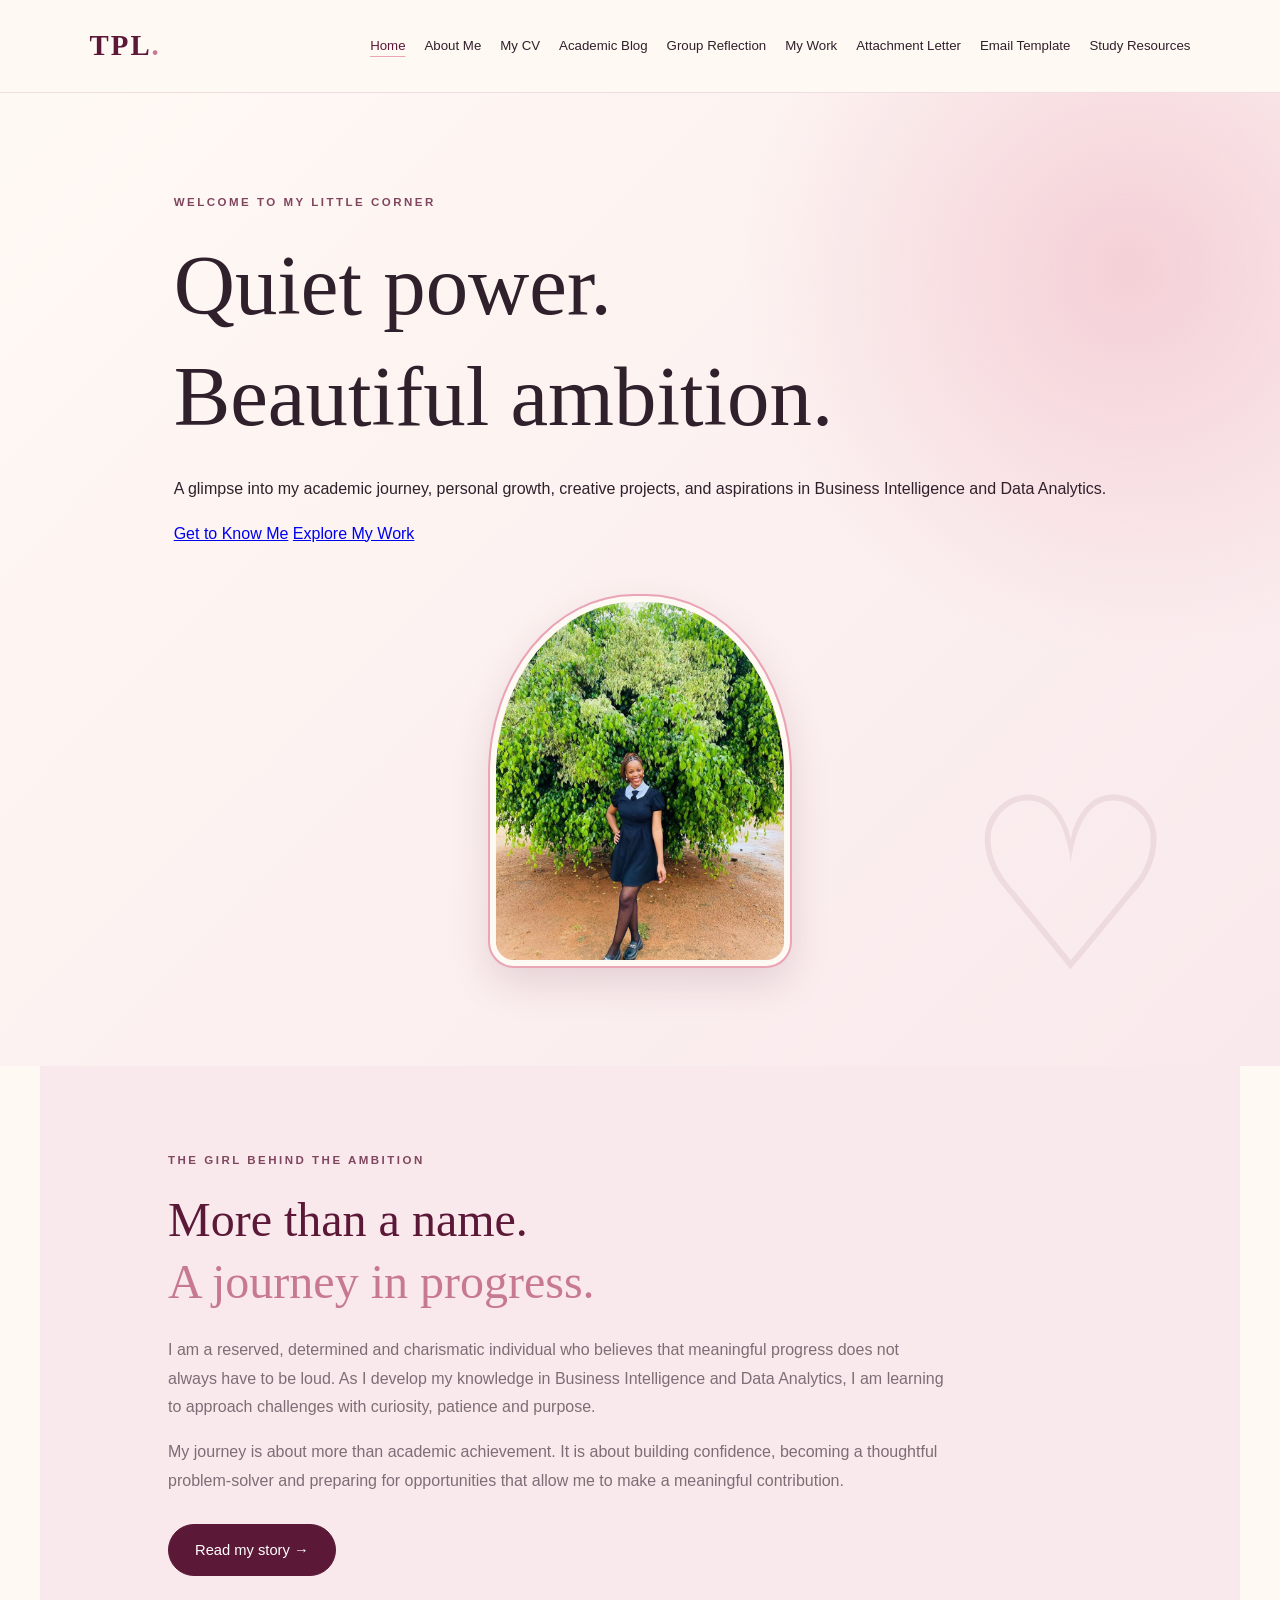
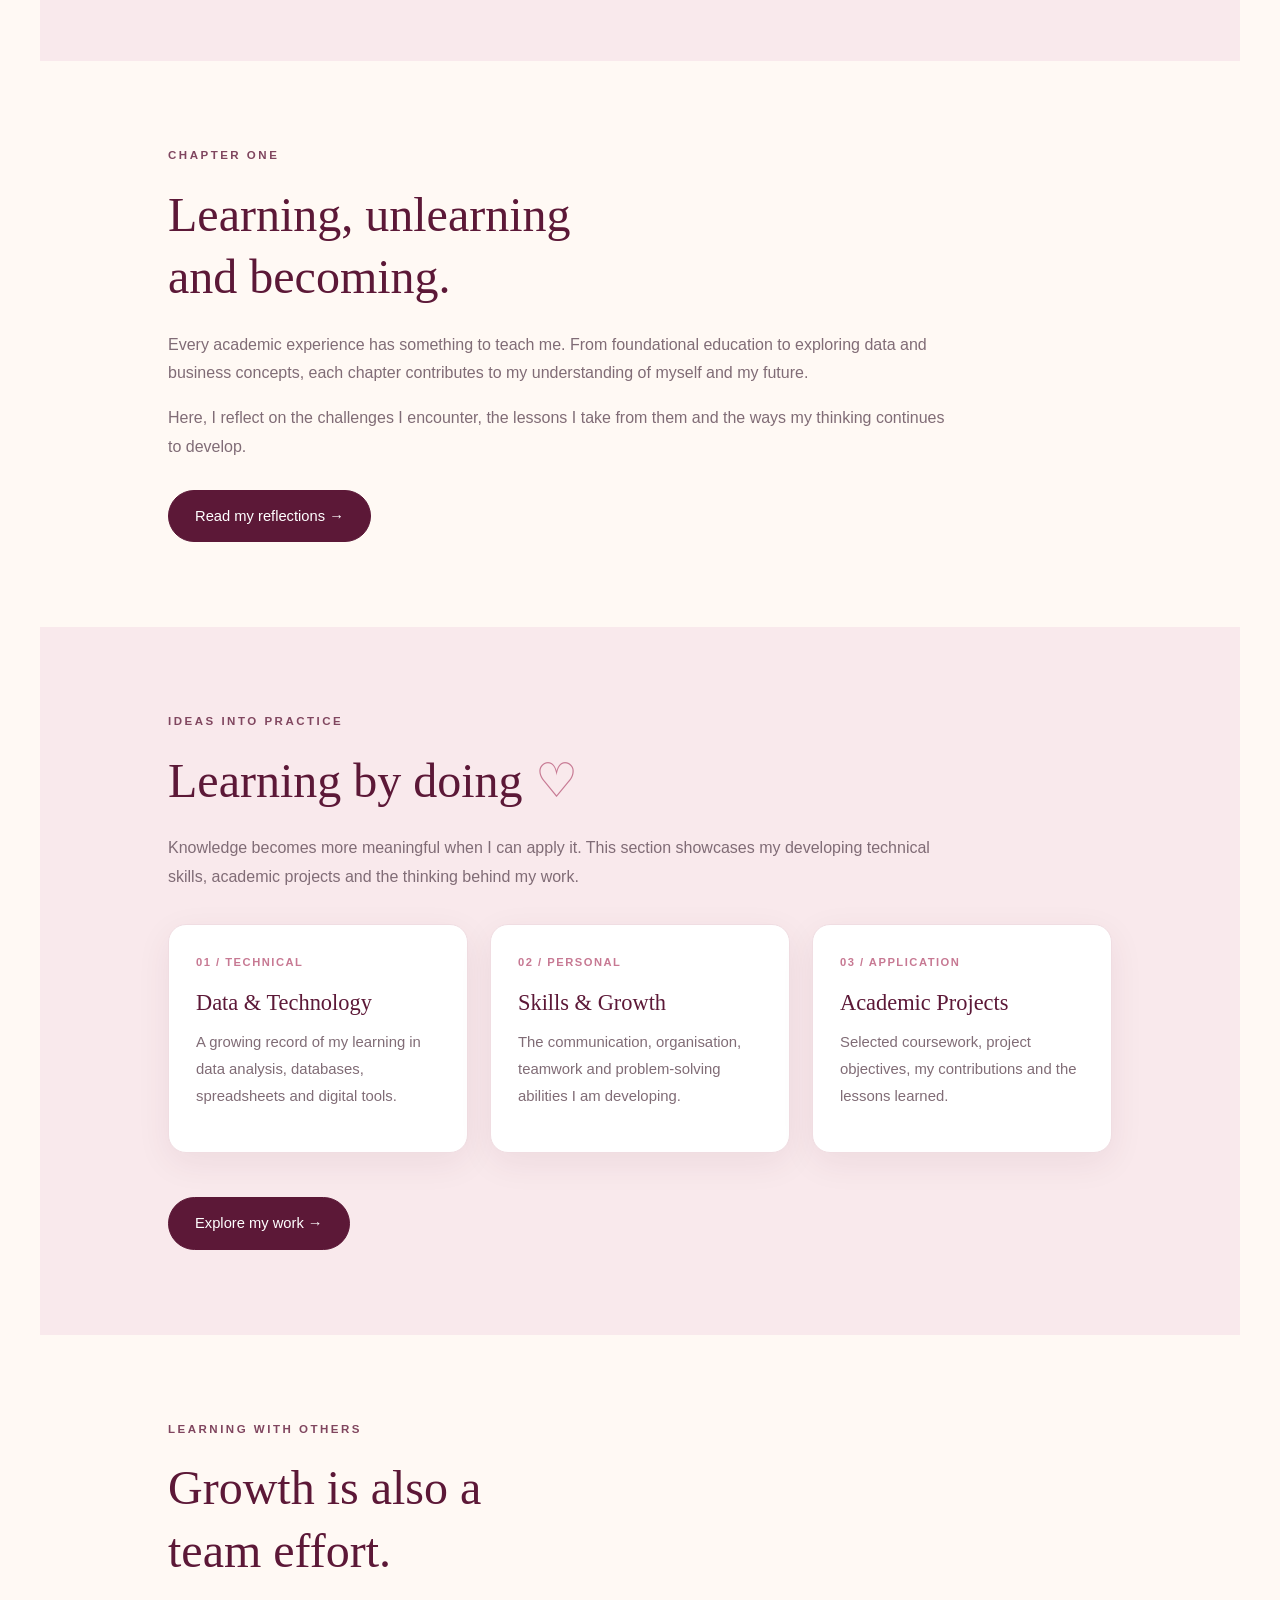
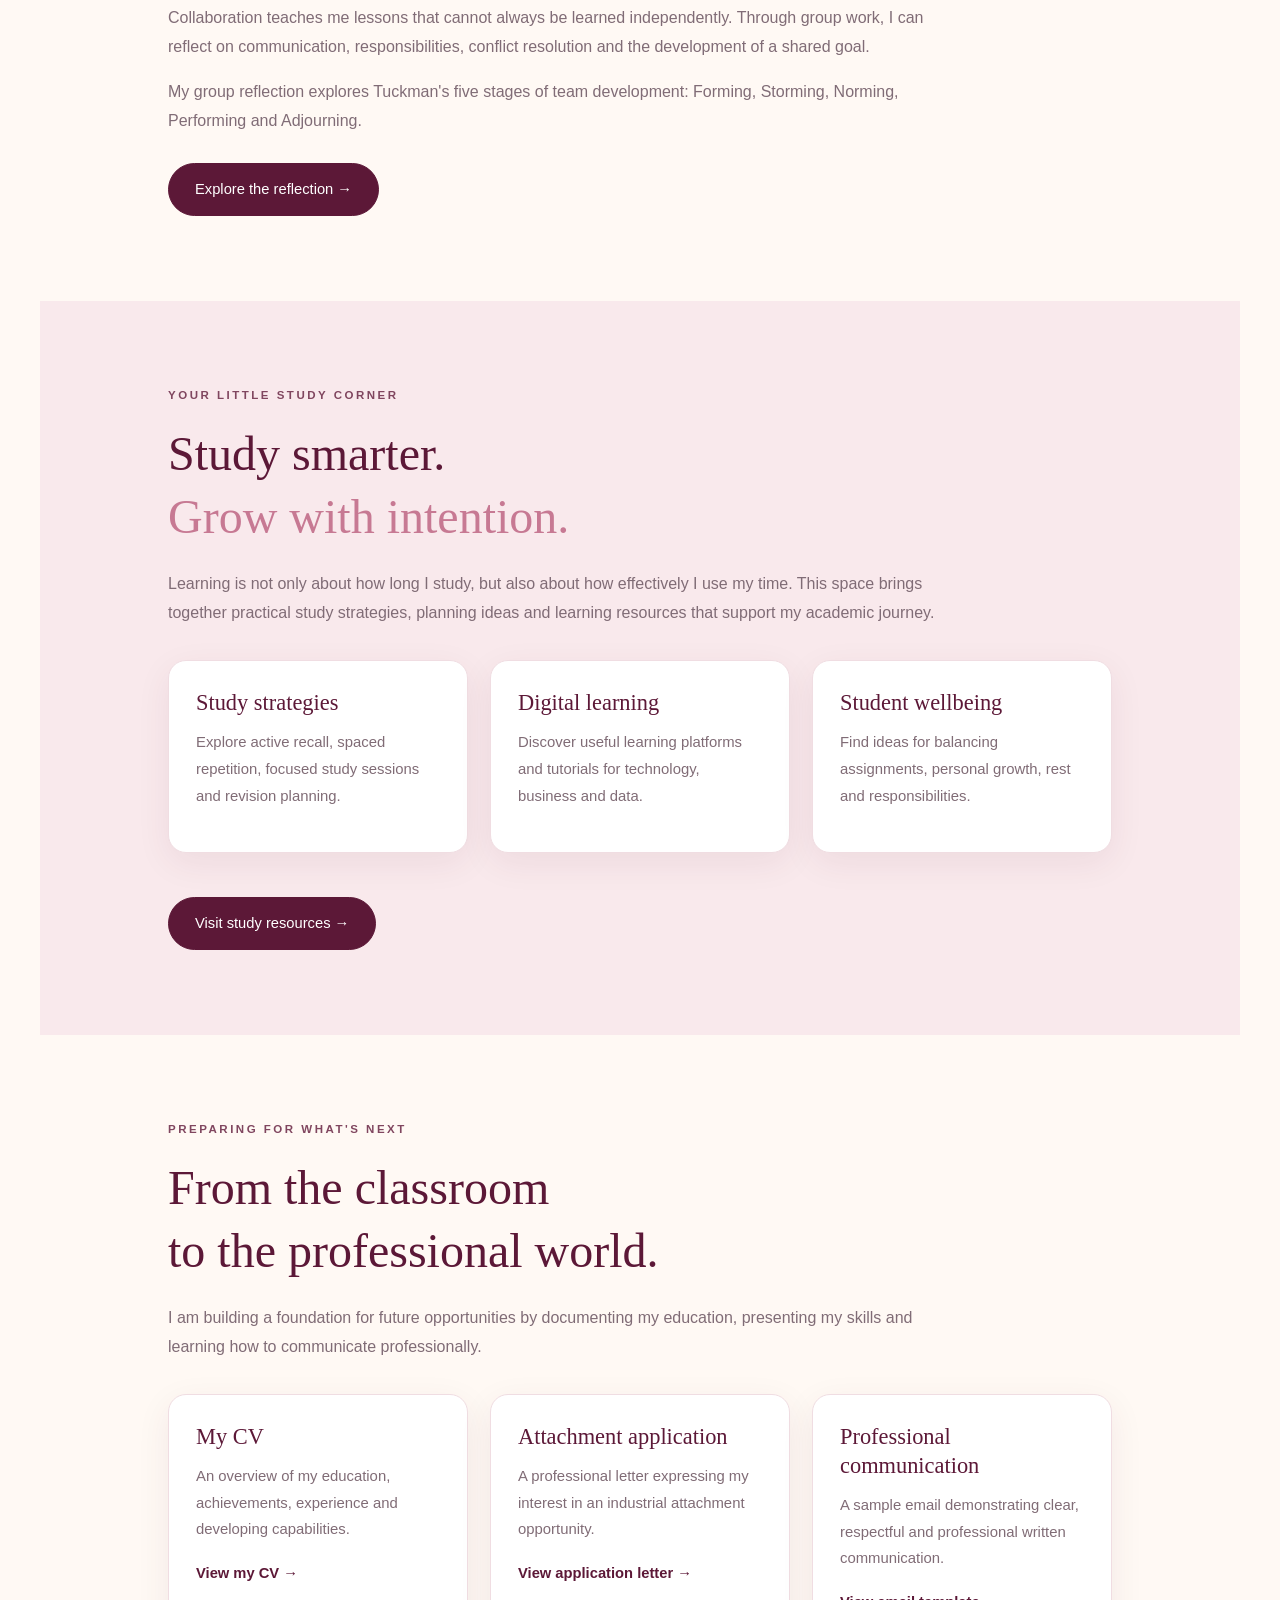
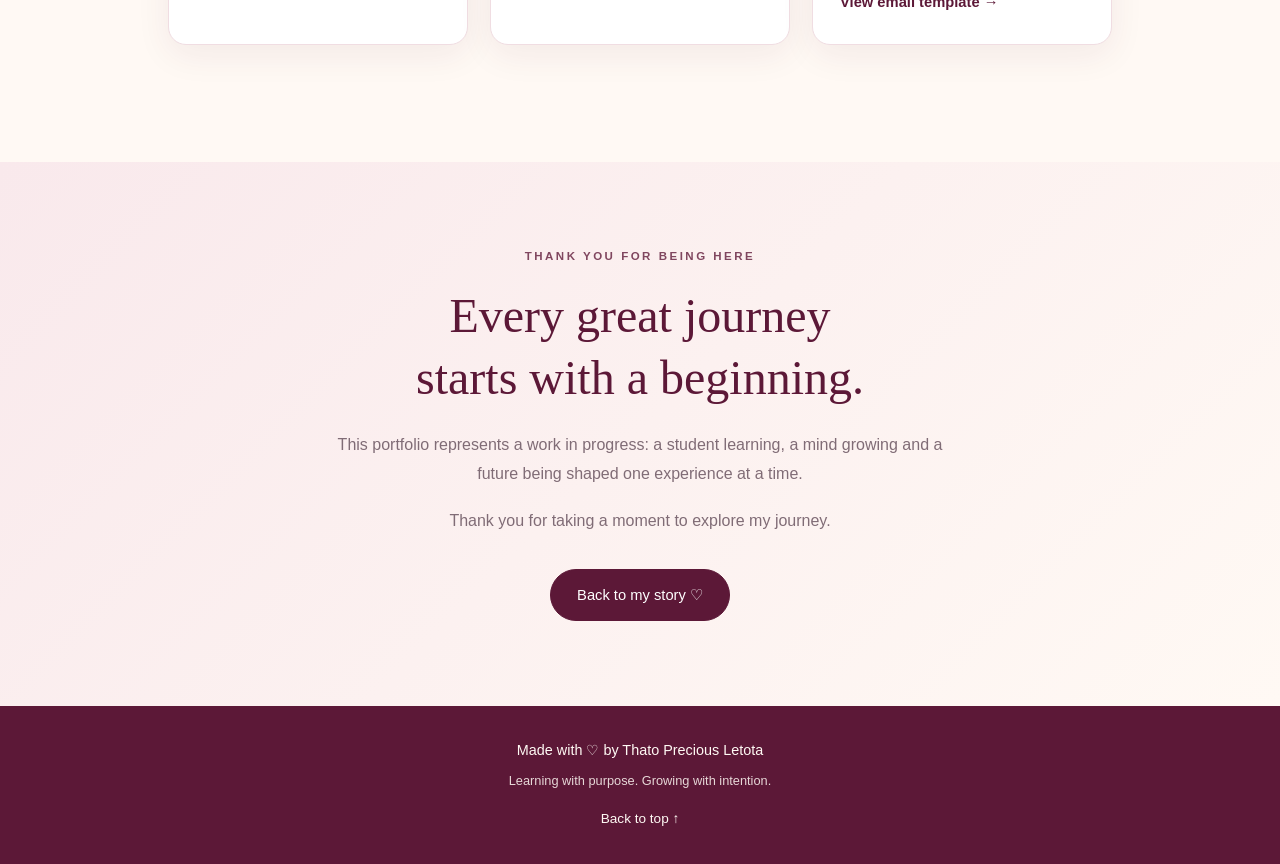
<file: index.html>
<!DOCTYPE html>
<html lang="en">
<head>
    <meta charset="UTF-8">
    <meta name="viewport" content="width=device-width, initial-scale=1.0">

    <meta name="description" content="Discover the academic journey, skills, reflections and aspirations of Thato Precious Letota, a Business Intelligence and Data Analytics student.">

    <meta name="author" content="Thato Precious Letota">

    <meta name="theme-color" content="#FFF9F4">

    <title>Thato Precious Letota | Personal Portfolio</title>

    <link rel="stylesheet" href="style.css">
</head>

<body>

    <!-- =========================
         HEADER AND NAVIGATION
    ========================== -->
    <header>
        <a href="index.html" class="logo" aria-label="Thato's Portfolio Home">
            TPL<span>.</span>
        </a>

        <nav aria-label="Main navigation">
            <a href="index.html" aria-current="page">Home</a>
            <a href="about.html">About Me</a>
            <a href="cv.html">My CV</a>
            <a href="blog.html">Academic Blog</a>
            <a href="group-reflection.html">Group Reflection</a>
            <a href="projects.html">My Work</a>
            <a href="application.html">Attachment Letter</a>
            <a href="email.html">Email Template</a>
            <a href="resources.html">Study Resources</a>
        </nav>
    </header>


    <main>

        <!-- =========================
             HERO / WELCOME SECTION
        ========================== -->
        
<section class="hero">
    <div class="hero-content">
        <p class="eyebrow">Welcome to My Little Corner</p>

        <h1>Quiet power.<br>Beautiful ambition.</h1>

        <p class="hero-description">
            A glimpse into my academic journey, personal growth,
            creative projects, and aspirations in Business Intelligence
            and Data Analytics.
        </p>

        <div class="hero-buttons">
            <a href="about.html" class="btn btn-primary">Get to Know Me</a>
            <a href="projects.html" class="btn btn-secondary">Explore My Work</a>
        </div>
    </div>

    <div class="hero-image">
        <img
            src="thato.jpg"
            alt="Portrait of the portfolio owner"
            class="profile-picture">
    </div>
</section>



        <!-- =========================
             ABOUT ME PREVIEW
        ========================== -->
        <section id="about" class="content-section">

            <p class="eyebrow">THE GIRL BEHIND THE AMBITION</p>

            <h2>
                More than a name.<br>
                <span>A journey in progress.</span>
            </h2>

            <p>
                I am a reserved, determined and charismatic individual
                who believes that meaningful progress does not always
                have to be loud. As I develop my knowledge in Business
                Intelligence and Data Analytics, I am learning to
                approach challenges with curiosity, patience and purpose.
            </p>

            <p>
                My journey is about more than academic achievement.
                It is about building confidence, becoming a thoughtful
                problem-solver and preparing for opportunities that
                allow me to make a meaningful contribution.
            </p>

            <a href="about.html" class="button">
                Read my story →
            </a>

        </section>


        <!-- =========================
             ACADEMIC JOURNEY
        ========================== -->
        <section id="journey" class="content-section">

            <p class="eyebrow">CHAPTER ONE</p>

            <h2>
                Learning, unlearning<br>
                and becoming.
            </h2>

            <p>
                Every academic experience has something to teach me.
                From foundational education to exploring data and
                business concepts, each chapter contributes to my
                understanding of myself and my future.
            </p>

            <p>
                Here, I reflect on the challenges I encounter,
                the lessons I take from them and the ways my thinking
                continues to develop.
            </p>

            <a href="blog.html" class="button">
                Read my reflections →
            </a>

        </section>


        <!-- =========================
             SKILLS AND PROJECTS
        ========================== -->
        <section id="projects" class="content-section">

            <p class="eyebrow">IDEAS INTO PRACTICE</p>

            <h2>
                Learning by doing <span>♡</span>
            </h2>

            <p>
                Knowledge becomes more meaningful when I can apply it.
                This section showcases my developing technical skills,
                academic projects and the thinking behind my work.
            </p>

            <div class="home-card-grid">

                <article class="home-card">
                    <p class="card-number">01 / TECHNICAL</p>
                    <h3>Data &amp; Technology</h3>
                    <p>
                        A growing record of my learning in data analysis,
                        databases, spreadsheets and digital tools.
                    </p>
                </article>

                <article class="home-card">
                    <p class="card-number">02 / PERSONAL</p>
                    <h3>Skills &amp; Growth</h3>
                    <p>
                        The communication, organisation, teamwork and
                        problem-solving abilities I am developing.
                    </p>
                </article>

                <article class="home-card">
                    <p class="card-number">03 / APPLICATION</p>
                    <h3>Academic Projects</h3>
                    <p>
                        Selected coursework, project objectives,
                        my contributions and the lessons learned.
                    </p>
                </article>

            </div>

            <a href="projects.html" class="button">
                Explore my work →
            </a>

        </section>


        <!-- =========================
             GROUP WORK REFLECTION
        ========================== -->
        <section id="group-work" class="content-section">

            <p class="eyebrow">LEARNING WITH OTHERS</p>

            <h2>
                Growth is also a<br>
                team effort.
            </h2>

            <p>
                Collaboration teaches me lessons that cannot always
                be learned independently. Through group work, I can
                reflect on communication, responsibilities, conflict
                resolution and the development of a shared goal.
            </p>

            <p>
                My group reflection explores Tuckman's five stages
                of team development: Forming, Storming, Norming,
                Performing and Adjourning.
            </p>

            <a href="group-reflection.html" class="button">
                Explore the reflection →
            </a>

        </section>


        <!-- =========================
             STUDY TIPS AND RESOURCES
        ========================== -->
        <section id="resources" class="content-section">

            <p class="eyebrow">YOUR LITTLE STUDY CORNER</p>

            <h2>
                Study smarter.<br>
                <span>Grow with intention.</span>
            </h2>

            <p>
                Learning is not only about how long I study, but also
                about how effectively I use my time. This space brings
                together practical study strategies, planning ideas
                and learning resources that support my academic journey.
            </p>

            <div class="home-card-grid">

                <article class="home-card">
                    <h3>Study strategies</h3>
                    <p>
                        Explore active recall, spaced repetition,
                        focused study sessions and revision planning.
                    </p>
                </article>

                <article class="home-card">
                    <h3>Digital learning</h3>
                    <p>
                        Discover useful learning platforms and
                        tutorials for technology, business and data.
                    </p>
                </article>

                <article class="home-card">
                    <h3>Student wellbeing</h3>
                    <p>
                        Find ideas for balancing assignments,
                        personal growth, rest and responsibilities.
                    </p>
                </article>

            </div>

            <a href="resources.html" class="button">
                Visit study resources →
            </a>

        </section>


        <!-- =========================
             PROFESSIONAL DEVELOPMENT
        ========================== -->
        <section id="professional" class="content-section">

            <p class="eyebrow">PREPARING FOR WHAT'S NEXT</p>

            <h2>
                From the classroom<br>
                to the professional world.
            </h2>

            <p>
                I am building a foundation for future opportunities
                by documenting my education, presenting my skills
                and learning how to communicate professionally.
            </p>

            <div class="home-card-grid">

                <article class="home-card">
                    <h3>My CV</h3>
                    <p>
                        An overview of my education, achievements,
                        experience and developing capabilities.
                    </p>
                    <a href="cv.html" class="card-link">
                        View my CV →
                    </a>
                </article>

                <article class="home-card">
                    <h3>Attachment application</h3>
                    <p>
                        A professional letter expressing my interest
                        in an industrial attachment opportunity.
                    </p>
                    <a href="application.html" class="card-link">
                        View application letter →
                    </a>
                </article>

                <article class="home-card">
                    <h3>Professional communication</h3>
                    <p>
                        A sample email demonstrating clear, respectful
                        and professional written communication.
                    </p>
                    <a href="email.html" class="card-link">
                        View email template →
                    </a>
                </article>

            </div>

        </section>


        <!-- =========================
             CONTACT / CLOSING
        ========================== -->
        <section id="contact" class="content-section contact-section">

            <p class="eyebrow">THANK YOU FOR BEING HERE</p>

            <h2>
                Every great journey<br>
                starts with a beginning.
            </h2>

            <p>
                This portfolio represents a work in progress:
                a student learning, a mind growing and a future
                being shaped one experience at a time.
            </p>

            <p>
                Thank you for taking a moment to explore my journey.
            </p>

            <a href="about.html" class="button">
                Back to my story ♡
            </a>

        </section>

    </main>


    <!-- =========================
         FOOTER
    ========================== -->
    <footer>
        <p>Made with ♡ by Thato Precious Letota</p>
        <p>Learning with purpose. Growing with intention.</p>
        <a href="#home" class="footer-link">Back to top ↑</a>
    </footer>

</body>
</html>
</file>
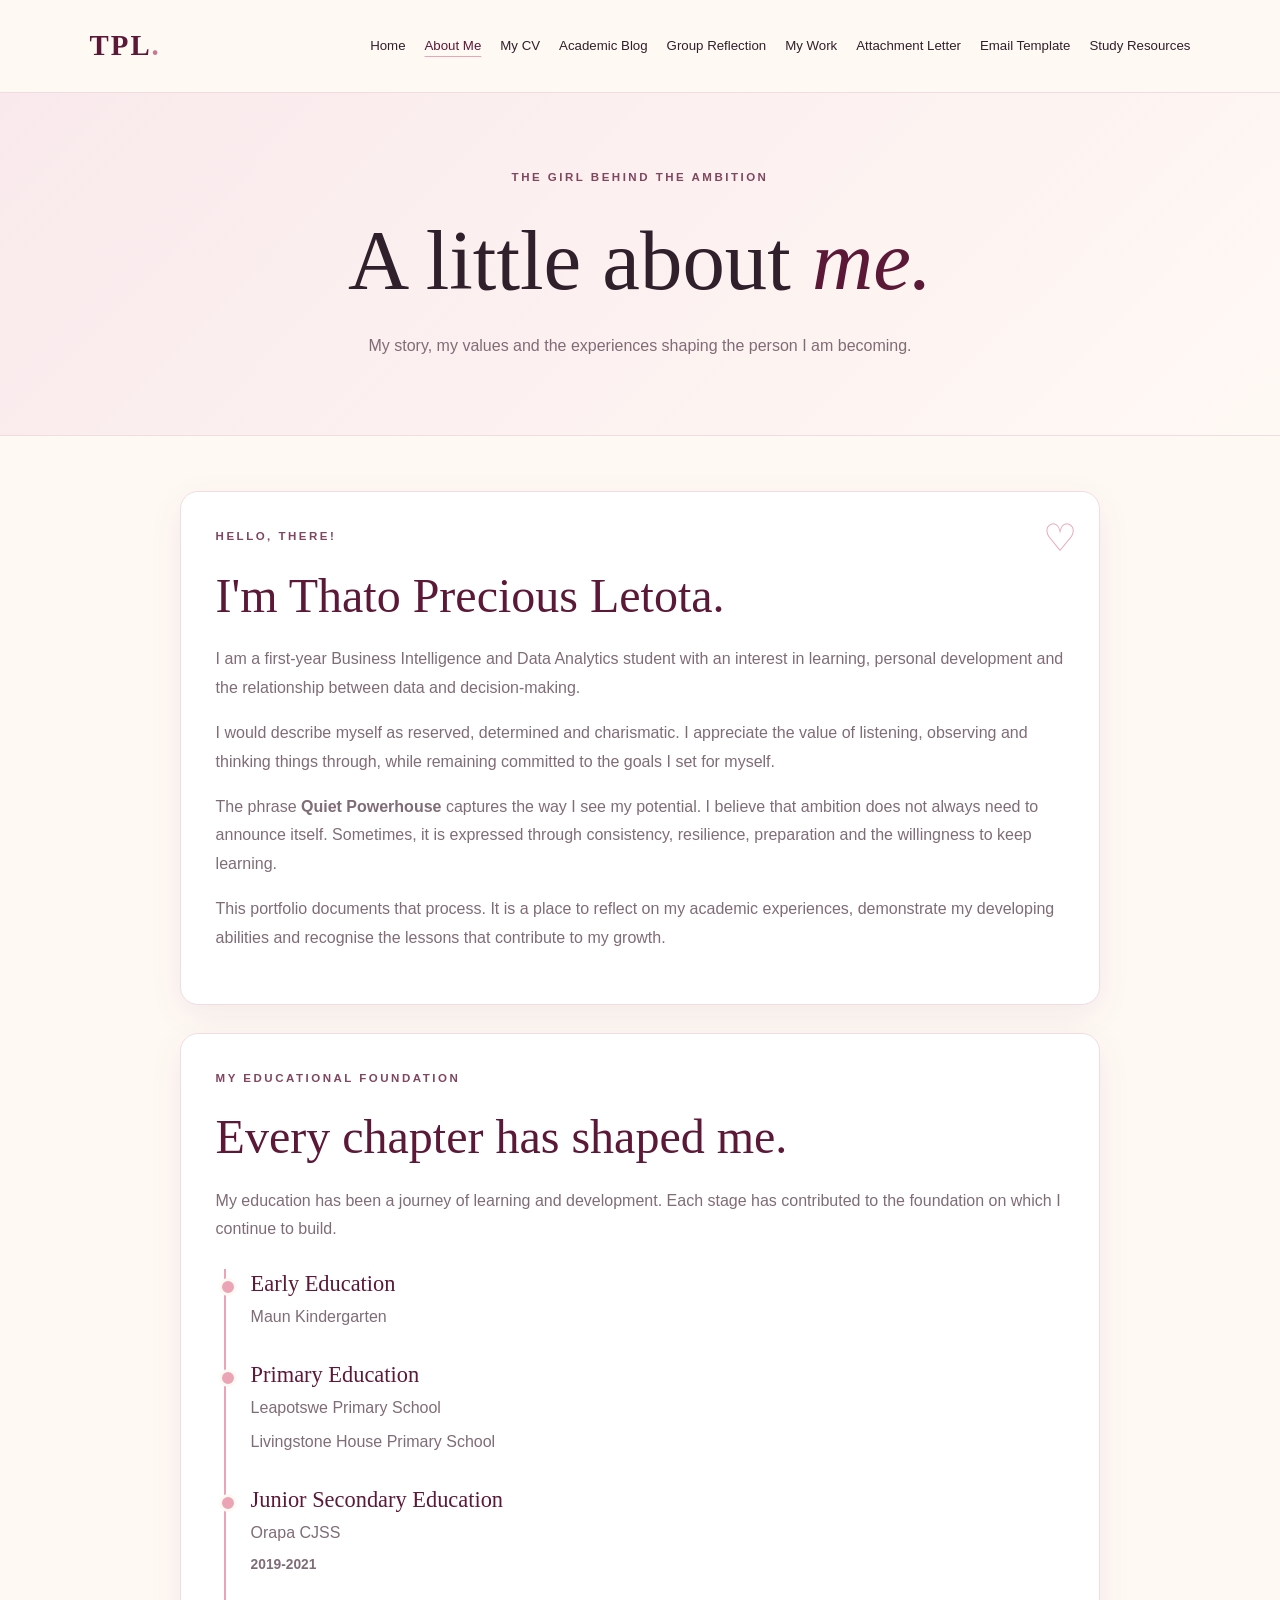
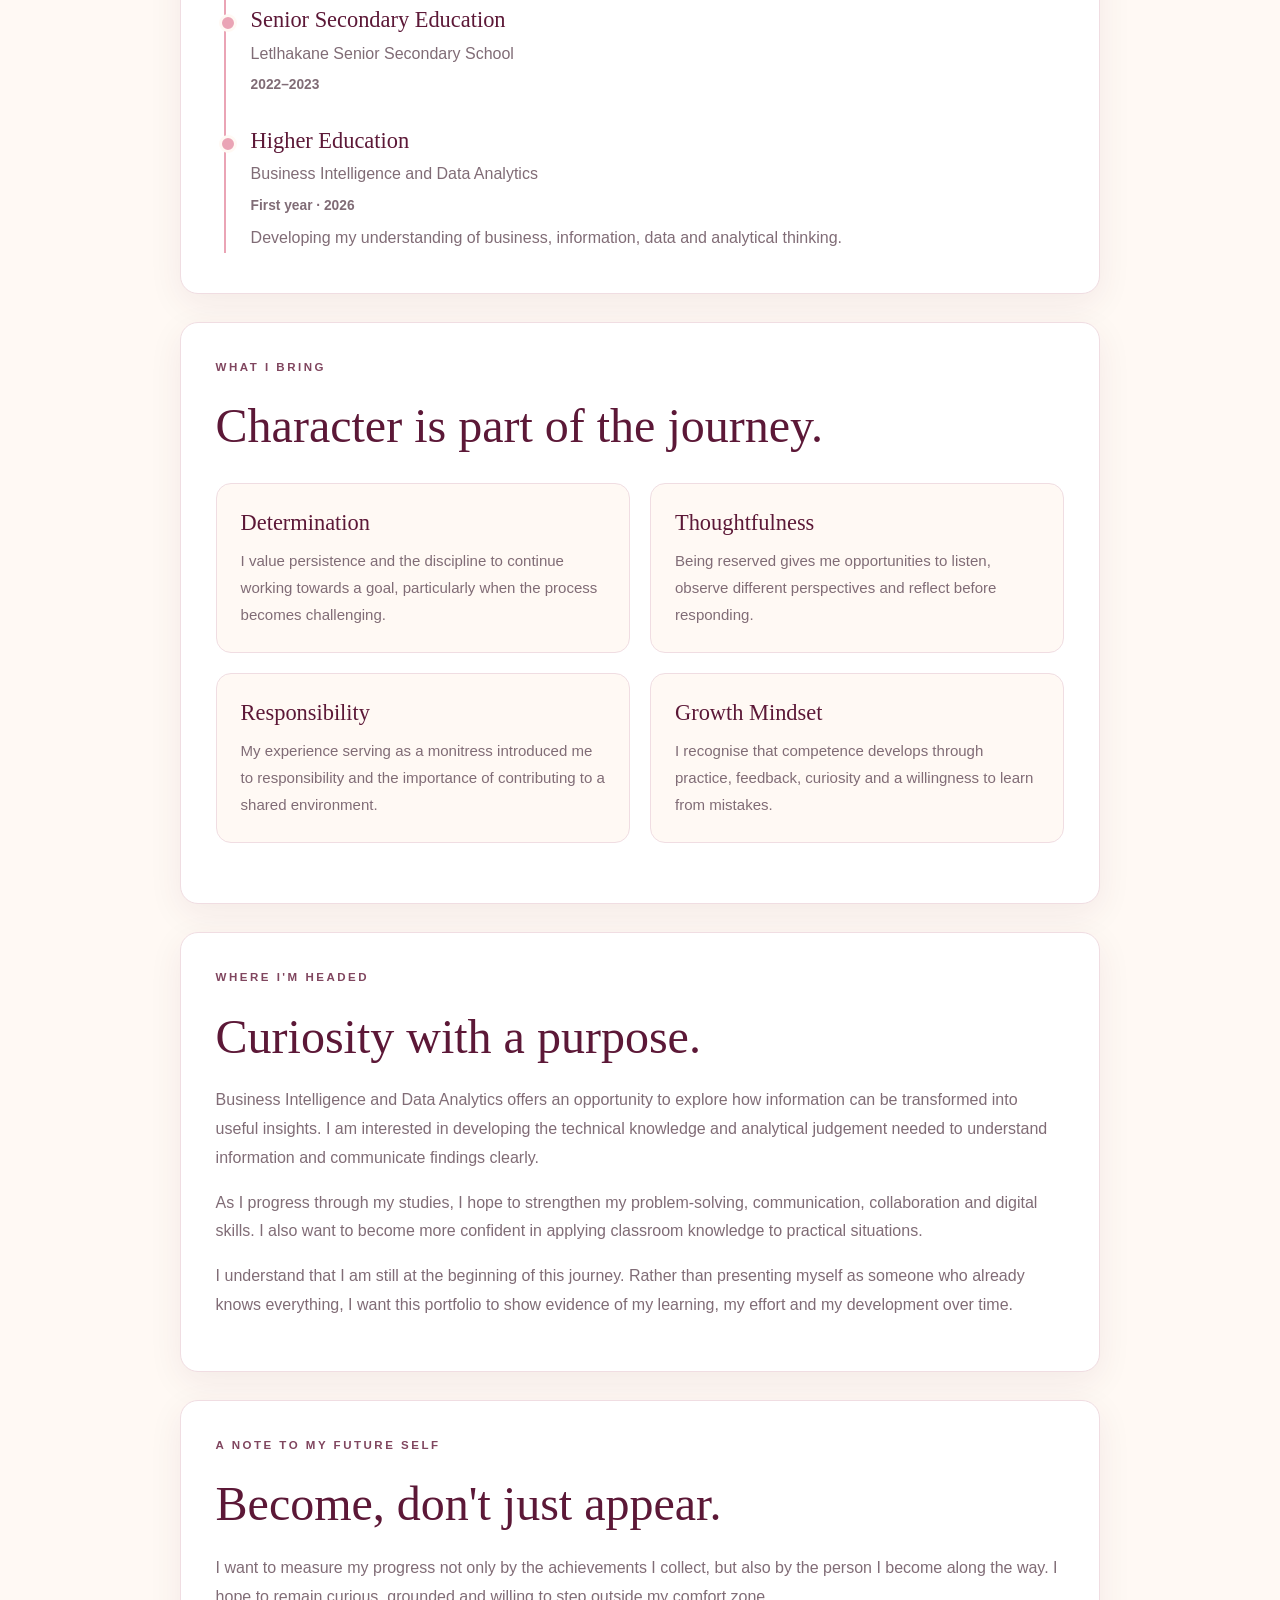
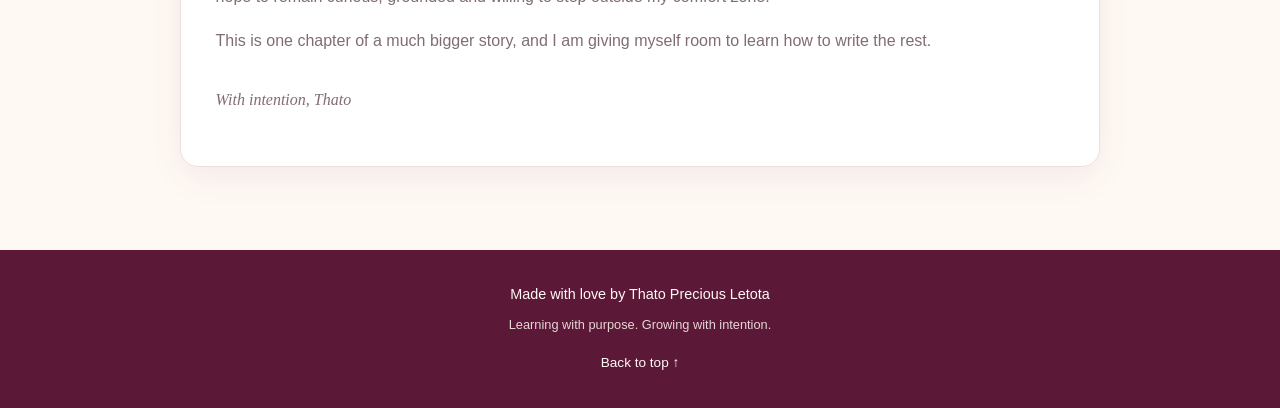
<file: about.html>
<!DOCTYPE html>
<html lang="en">
<head>
    <meta charset="UTF-8">
    <meta name="viewport" content="width=device-width, initial-scale=1.0">
    <meta name="description" content="Learn about Thato Precious Letota, her educational background, values and aspirations.">
    <title>About Me | Thato Precious Letota</title>
    <link rel="stylesheet" href="style.css">
</head>

<body>

    <!-- HEADER -->
    <header>
        <a href="index.html" class="logo">TPL<span>.</span></a>

        <nav aria-label="Main navigation">
            <a href="index.html">Home</a>
            <a href="about.html" aria-current="page">About Me</a>
            <a href="cv.html">My CV</a>
            <a href="blog.html">Academic Blog</a>
            <a href="group-reflection.html">Group Reflection</a>
            <a href="projects.html">My Work</a>
            <a href="application.html">Attachment Letter</a>
            <a href="email.html">Email Template</a>
            <a href="resources.html">Study Resources</a>
        </nav>
    </header>


    <!-- PAGE INTRODUCTION -->
    <section class="page-banner">
        <p class="eyebrow">THE GIRL BEHIND THE AMBITION</p>

        <h1>A little about <span>me.</span></h1>

        <p>
            My story, my values and the experiences shaping the
            person I am becoming.
        </p>
    </section>


    <main class="page-content">

        <!-- PERSONAL INTRODUCTION -->
        <section class="about-card">
            <div class="about-decoration" aria-hidden="true">♡</div>

            <p class="eyebrow">HELLO, THERE!</p>

            <h2>I'm Thato Precious Letota.</h2>

            <p>
                I am a first-year Business Intelligence and Data Analytics
                student with an interest in learning, personal development
                and the relationship between data and decision-making.
            </p>

            <p>
                I would describe myself as reserved, determined and
                charismatic. I appreciate the value of listening,
                observing and thinking things through, while remaining
                committed to the goals I set for myself.
            </p>

            <p>
                The phrase <strong>Quiet Powerhouse</strong> captures
                the way I see my potential. I believe that ambition does
                not always need to announce itself. Sometimes, it is
                expressed through consistency, resilience, preparation
                and the willingness to keep learning.
            </p>

            <p>
                This portfolio documents that process. It is a place
                to reflect on my academic experiences, demonstrate my
                developing abilities and recognise the lessons that
                contribute to my growth.
            </p>
        </section>


        <!-- EDUCATIONAL BACKGROUND -->
        <section class="about-card">
            <p class="eyebrow">MY EDUCATIONAL FOUNDATION</p>

            <h2>Every chapter has shaped me.</h2>

            <p>
                My education has been a journey of learning and
                development. Each stage has contributed to the
                foundation on which I continue to build.
            </p>

            <div class="timeline">

                <div class="timeline-item">
                    <h3>Early Education</h3>
                    <p>Maun Kindergarten</p>
                </div>

                <div class="timeline-item">
                    <h3>Primary Education</h3>
                    <p>Leapotswe Primary School</p>
                    <p>Livingstone House Primary School</p>
                </div>

                <div class="timeline-item">
                    <h3>Junior Secondary Education</h3>
                    <p>Orapa CJSS</p>
                    <p class="cv-date">2019-2021</p>
                </div>

                <div class="timeline-item">
                    <h3>Senior Secondary Education</h3>
                    <p>Letlhakane Senior Secondary School</p>
                    <p class="cv-date">2022–2023</p>
                </div>

                <div class="timeline-item">
                    <h3>Higher Education</h3>
                    <p>Business Intelligence and Data Analytics</p>
                    <p class="cv-date">First year · 2026</p>
                    <p>
                        Developing my understanding of business,
                        information, data and analytical thinking.
                    </p>
                </div>

            </div>
        </section>


        <!-- PERSONAL QUALITIES -->
        <section class="about-card">
            <p class="eyebrow">WHAT I BRING</p>

            <h2>Character is part of the journey.</h2>

            <div class="quality-grid">

                <article class="quality">
                    <h3>Determination</h3>
                    <p>
                        I value persistence and the discipline to
                        continue working towards a goal, particularly
                        when the process becomes challenging.
                    </p>
                </article>

                <article class="quality">
                    <h3>Thoughtfulness</h3>
                    <p>
                        Being reserved gives me opportunities to listen,
                        observe different perspectives and reflect
                        before responding.
                    </p>
                </article>

                <article class="quality">
                    <h3>Responsibility</h3>
                    <p>
                        My experience serving as a monitress introduced
                        me to responsibility and the importance of
                        contributing to a shared environment.
                    </p>
                </article>

                <article class="quality">
                    <h3>Growth Mindset</h3>
                    <p>
                        I recognise that competence develops through
                        practice, feedback, curiosity and a willingness
                        to learn from mistakes.
                    </p>
                </article>

            </div>
        </section>


        <!-- ACADEMIC INTERESTS -->
        <section class="about-card">
            <p class="eyebrow">WHERE I'M HEADED</p>

            <h2>Curiosity with a purpose.</h2>

            <p>
                Business Intelligence and Data Analytics offers an
                opportunity to explore how information can be transformed
                into useful insights. I am interested in developing the
                technical knowledge and analytical judgement needed to
                understand information and communicate findings clearly.
            </p>

            <p>
                As I progress through my studies, I hope to strengthen
                my problem-solving, communication, collaboration and
                digital skills. I also want to become more confident
                in applying classroom knowledge to practical situations.
            </p>

            <p>
                I understand that I am still at the beginning of this
                journey. Rather than presenting myself as someone who
                already knows everything, I want this portfolio to show
                evidence of my learning, my effort and my development
                over time.
            </p>
        </section>


        <!-- PERSONAL STATEMENT -->
        <section class="about-card">
            <p class="eyebrow">A NOTE TO MY FUTURE SELF</p>

            <h2>Become, don't just appear.</h2>

            <p>
                I want to measure my progress not only by the achievements
                I collect, but also by the person I become along the way.
                I hope to remain curious, grounded and willing to step
                outside my comfort zone.
            </p>

            <p>
                This is one chapter of a much bigger story, and I am
                giving myself room to learn how to write the rest.
            </p>

            <p class="signature">With intention, Thato</p>

        </section>

    </main>


    <!-- FOOTER -->
    <footer>
        <p>Made with love by Thato Precious Letota</p>
        <p>Learning with purpose. Growing with intention.</p>
        <a href="#top" class="footer-link">Back to top ↑</a>
    </footer>

</body>
</html>
</file>
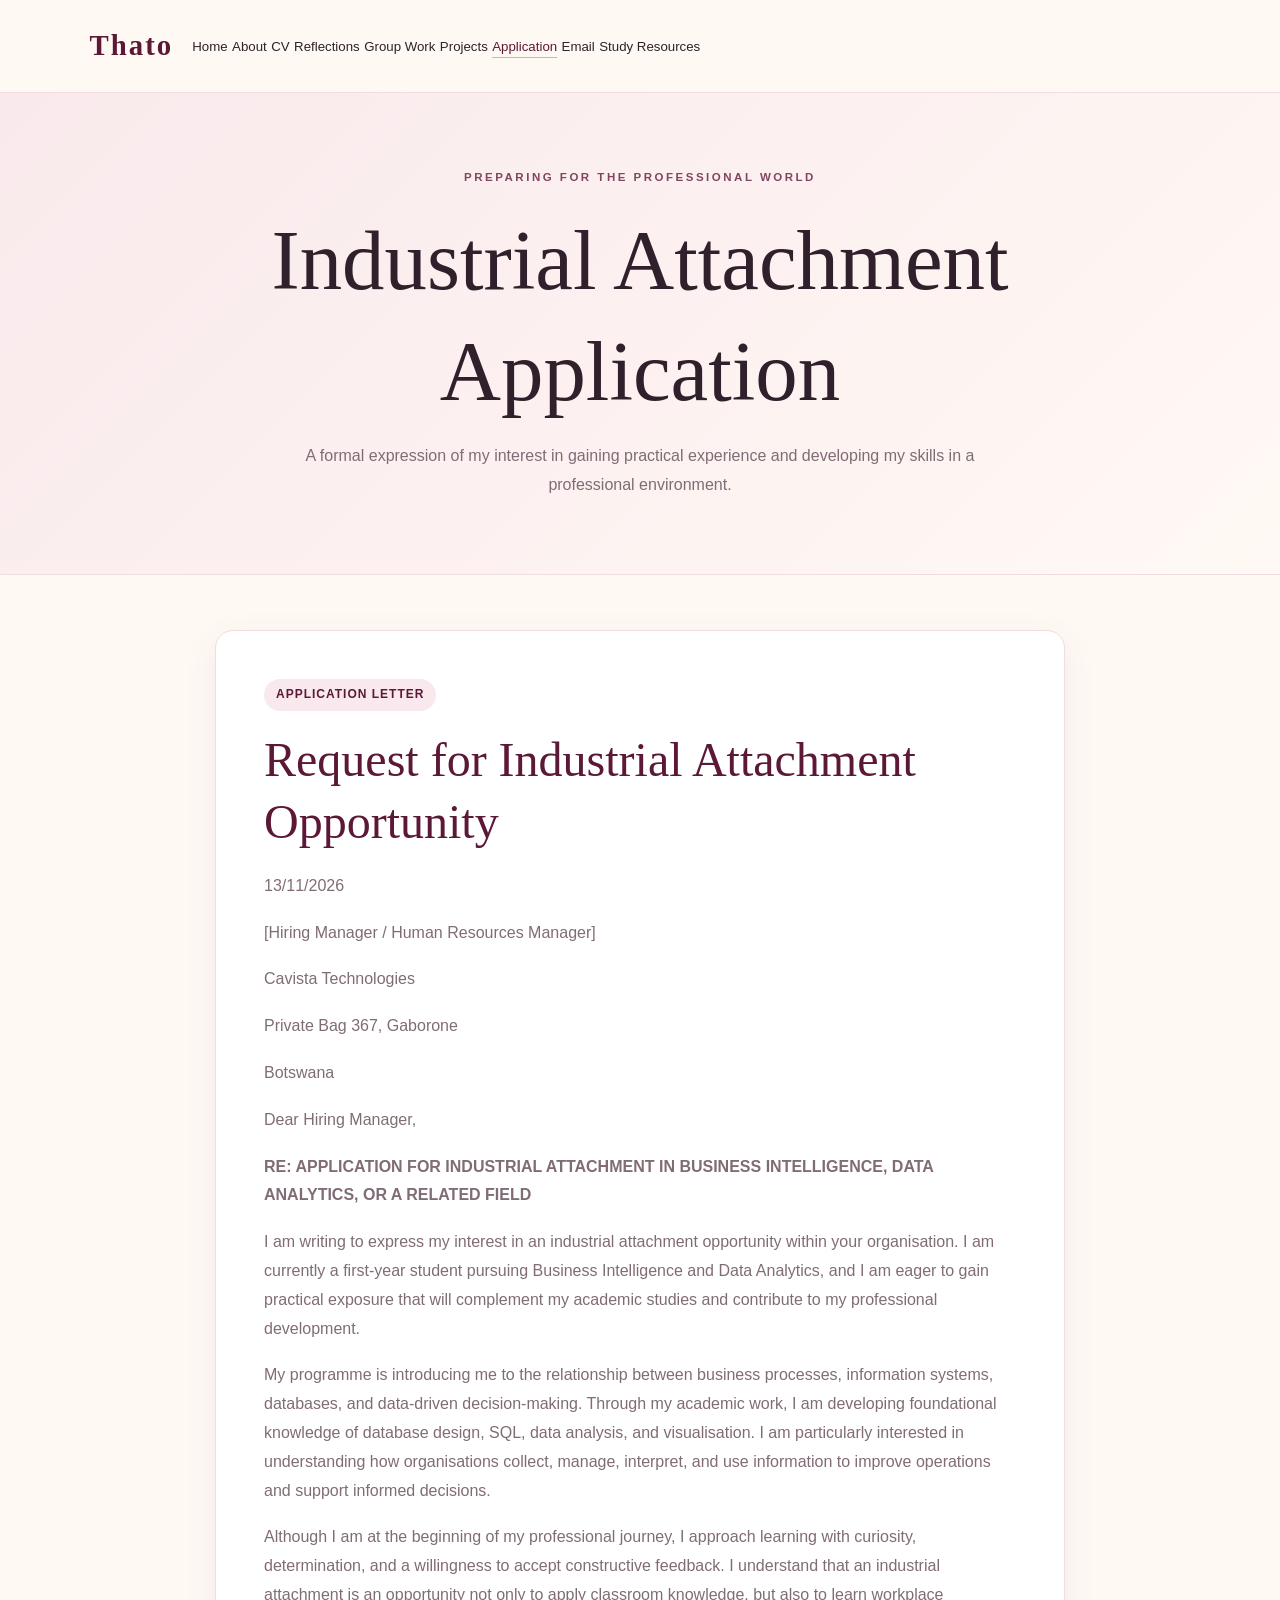
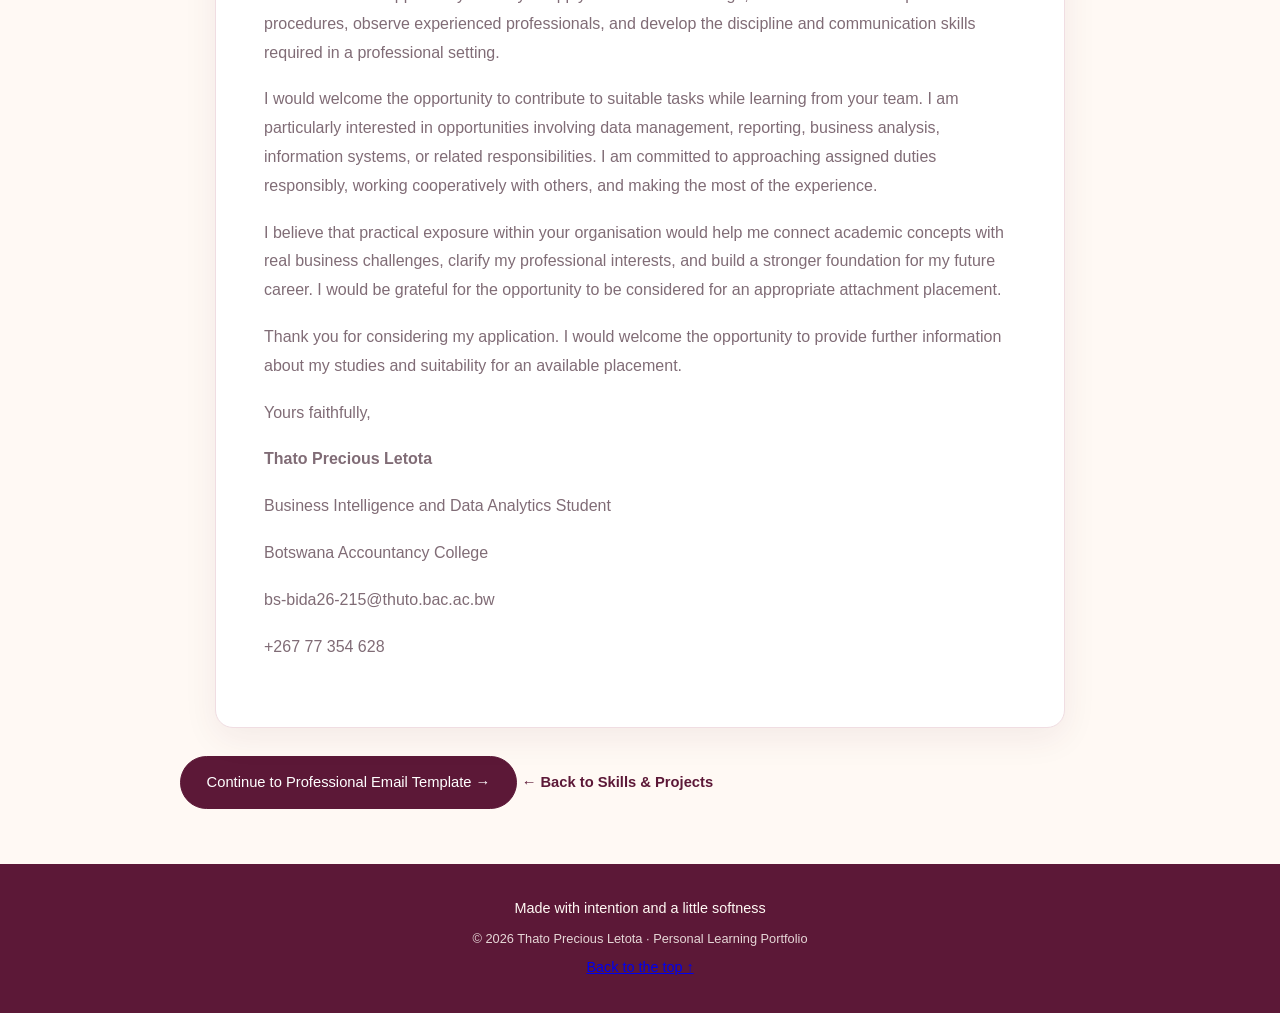
<file: application.html>
<!DOCTYPE html>
<html lang="en">
<head>
    <meta charset="UTF-8">
    <meta name="viewport" content="width=device-width, initial-scale=1.0">

    <meta name="description" content="An industrial attachment application letter by Thato Precious Letota, a Business Intelligence and Data Analytics student.">
    <meta name="author" content="Thato Precious Letota">
    <meta name="theme-color" content="#F9E9EC">

    <title>Industrial Attachment Application | Thato Precious Letota</title>

    <link rel="stylesheet" href="style.css">
</head>

<body id="top">

    <!-- NAVIGATION -->
    <header class="site-header">
        <nav class="navbar">
            <a href="index.html" class="logo">Thato <span></span></a>

            <div class="nav-links">
                <a href="index.html">Home</a>
                <a href="about.html">About</a>
                <a href="cv.html">CV</a>
                <a href="blog.html">Reflections</a>
                <a href="group-reflection.html">Group Work</a>
                <a href="projects.html">Projects</a>
                <a href="application.html" aria-current="page">Application</a>
                <a href="email.html">Email</a>
                <a href="resources.html">Study Resources</a>
            </div>
        </nav>
    </header>


    <main>

        <!-- PAGE INTRODUCTION -->
        <section class="page-banner">
            <p class="eyebrow">Preparing for the professional world</p>

            <h1>Industrial Attachment Application</h1>

            <p>
                A formal expression of my interest in gaining practical
                experience and developing my skills in a professional
                environment.
            </p>
        </section>


        <section class="page-content">

            <!-- APPLICATION LETTER -->
            <article class="letter-card">

                <div class="document-label">
                    APPLICATION LETTER
                </div>

                <h2>Request for Industrial Attachment Opportunity</h2>

                <p class="letter-date">
                    13/11/2026
                </p>

                <div class="letter-address">
                    <p>[Hiring Manager / Human Resources Manager]</p>
                    <p>Cavista Technologies</p>
                    <p>Private Bag 367, Gaborone</p>
                    <p>Botswana</p>
                </div>

                <p>Dear Hiring Manager,</p>

                <p>
                    <strong>RE: APPLICATION FOR INDUSTRIAL ATTACHMENT IN
                    BUSINESS INTELLIGENCE, DATA ANALYTICS, OR A RELATED FIELD</strong>
                </p>

                <p>
                    I am writing to express my interest in an industrial
                    attachment opportunity within your organisation.
                    I am currently a first-year student pursuing
                    Business Intelligence and Data Analytics, and I am
                    eager to gain practical exposure that will complement
                    my academic studies and contribute to my professional
                    development.
                </p>

                <p>
                    My programme is introducing me to the relationship
                    between business processes, information systems,
                    databases, and data-driven decision-making. Through
                    my academic work, I am developing foundational
                    knowledge of database design, SQL, data analysis,
                    and visualisation. I am particularly interested in
                    understanding how organisations collect, manage,
                    interpret, and use information to improve operations
                    and support informed decisions.
                </p>

                <p>
                    Although I am at the beginning of my professional
                    journey, I approach learning with curiosity,
                    determination, and a willingness to accept
                    constructive feedback. I understand that an
                    industrial attachment is an opportunity not only
                    to apply classroom knowledge, but also to learn
                    workplace procedures, observe experienced
                    professionals, and develop the discipline and
                    communication skills required in a professional
                    setting.
                </p>

                <p>
                    I would welcome the opportunity to contribute to
                    suitable tasks while learning from your team.
                    I am particularly interested in opportunities
                    involving data management, reporting, business
                    analysis, information systems, or related
                    responsibilities. I am committed to approaching
                    assigned duties responsibly, working cooperatively
                    with others, and making the most of the experience.
                </p>

                <p>
                    I believe that practical exposure within your
                    organisation would help me connect academic
                    concepts with real business challenges, clarify
                    my professional interests, and build a stronger
                    foundation for my future career. I would be grateful
                    for the opportunity to be considered for an
                    appropriate attachment placement.
                </p>

                <p>
                    Thank you for considering my application. I would
                    welcome the opportunity to provide further
                    information about my studies and suitability
                    for an available placement.
                </p>

                <p>Yours faithfully,</p>

                <div class="letter-signature">
                    <p><strong>Thato Precious Letota</strong></p>
                    <p>Business Intelligence and Data Analytics Student</p>
                    <p>Botswana Accountancy College</p>
                    <p>bs-bida26-215@thuto.bac.ac.bw</p>
                    <p>+267 77 354 628</p>
                </div>

            </article>



            <!-- NAVIGATION -->
            <div class="page-bottom-link">

                <a href="email.html" class="button button-primary">
                    Continue to Professional Email Template →
                </a>

                <a href="projects.html" class="text-link">
                    ← Back to Skills & Projects
                </a>

            </div>

        </section>

    </main>


    <!-- FOOTER -->
    <footer class="site-footer">

        <p>Made with intention and a little softness</p>

        <p>
            © 2026 Thato Precious Letota · Personal Learning Portfolio
        </p>

        <a href="#top">Back to the top ↑</a>

    </footer>

</body>
</html>
</file>
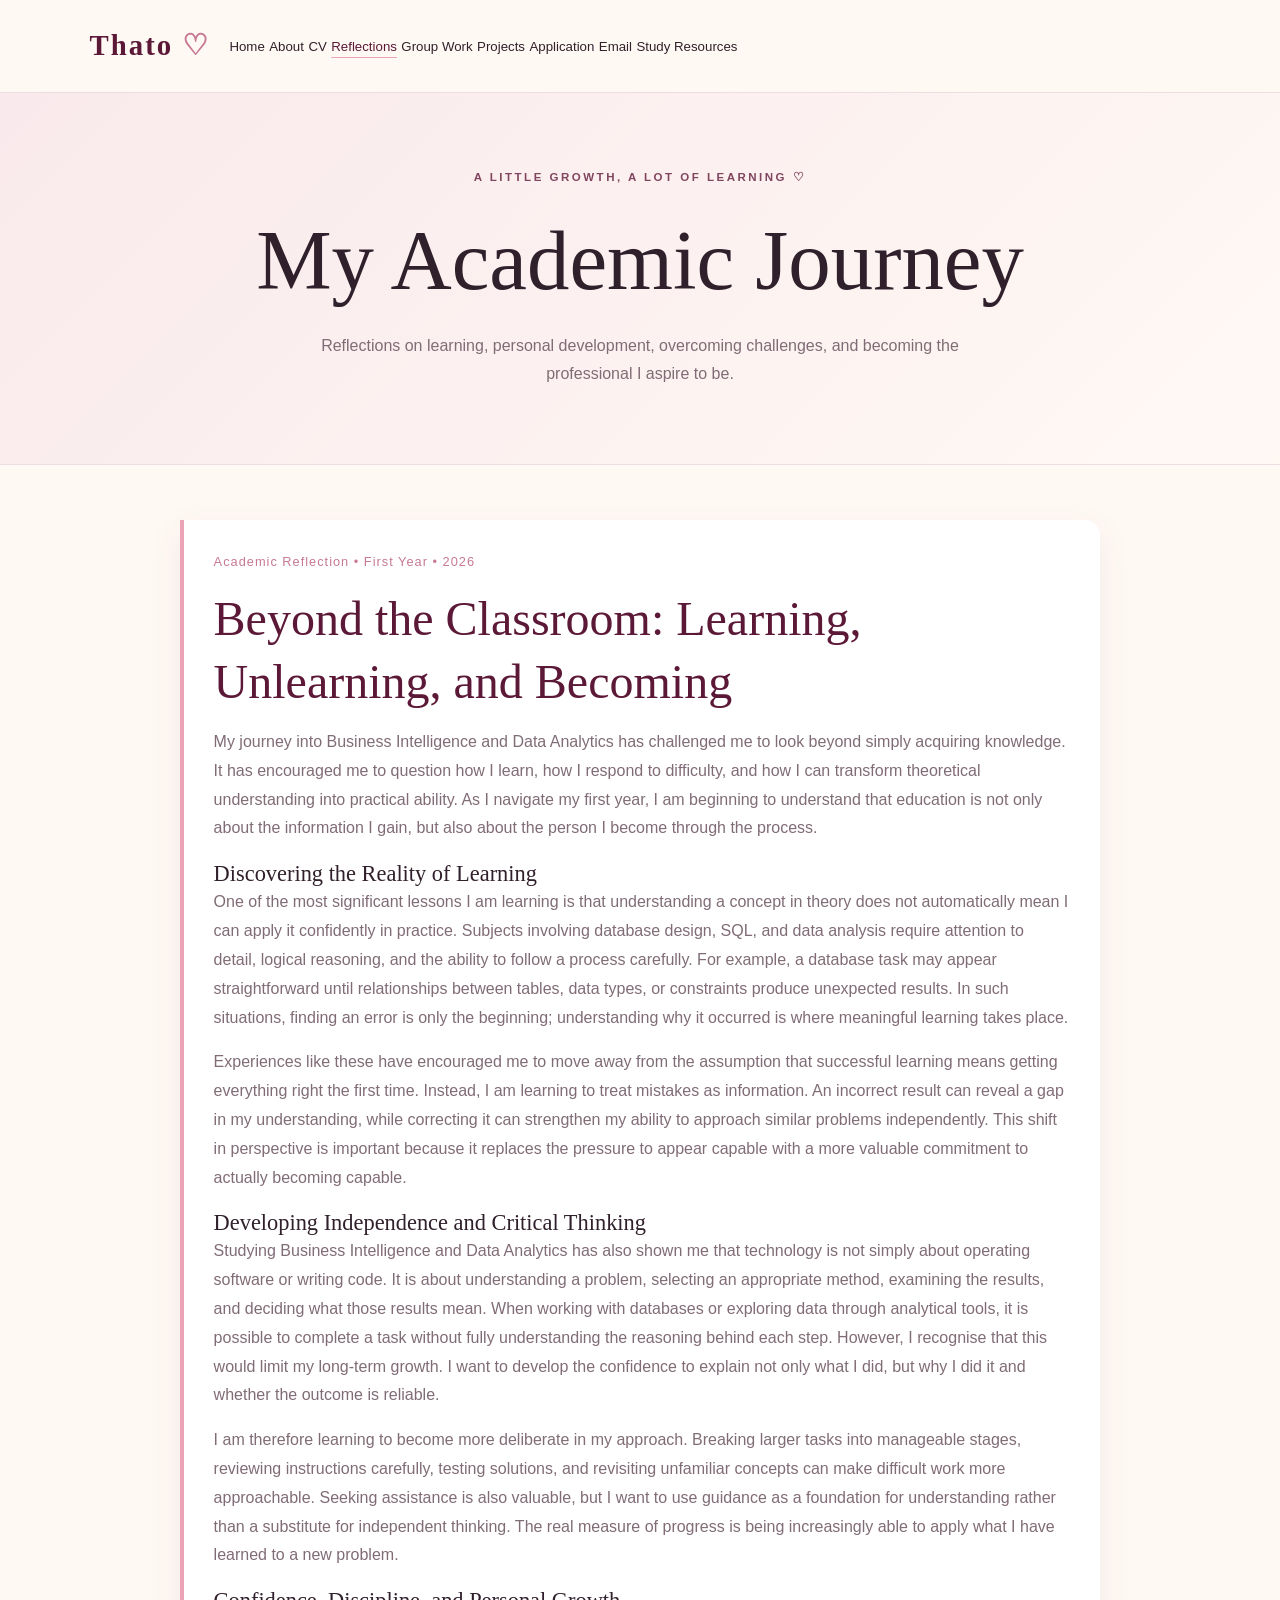
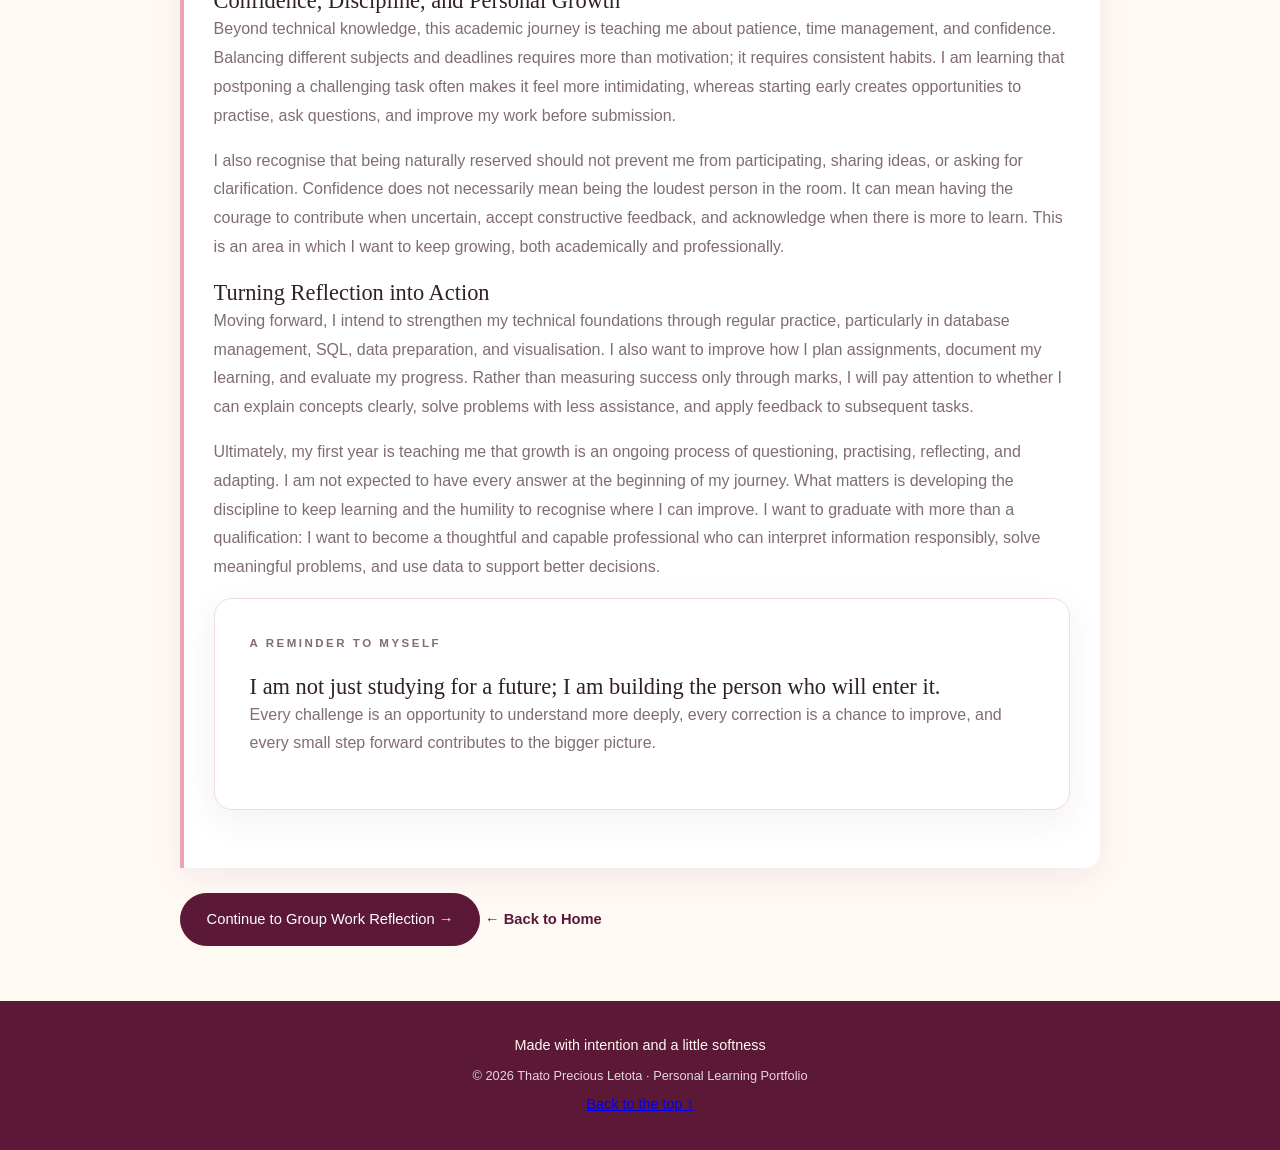
<file: blog.html>
<!DOCTYPE html>
<html lang="en">
<head>
    <meta charset="UTF-8">
    <meta name="viewport" content="width=device-width, initial-scale=1.0">

    <meta name="description" content="An honest and thoughtful reflection on Thato Precious Letota's academic journey in Business Intelligence and Data Analytics.">
    <meta name="author" content="Thato Precious Letota">
    <meta name="theme-color" content="#F9E9EC">

    <title>Academic Reflections | Thato Precious Letota</title>

    <link rel="stylesheet" href="style.css">
</head>

<body id="top">

    <!-- =========================
         NAVIGATION
    ========================== -->
    <header class="site-header">
        <nav class="navbar">
            <a href="index.html" class="logo">Thato <span>♡</span></a>

            <div class="nav-links">
                <a href="index.html">Home</a>
                <a href="about.html">About</a>
                <a href="cv.html">CV</a>
                <a href="blog.html" aria-current="page">Reflections</a>
                <a href="group-reflection.html">Group Work</a>
                <a href="projects.html">Projects</a>
                <a href="application.html">Application</a>
                <a href="email.html">Email</a>
                <a href="resources.html">Study Resources</a>
            </div>
        </nav>
    </header>


    <!-- =========================
         MAIN CONTENT
    ========================== -->
    <main>

        <!-- Page introduction -->
        <section class="page-banner">
            <p class="eyebrow">A little growth, a lot of learning ♡</p>

            <h1>My Academic Journey</h1>

            <p>
                Reflections on learning, personal development, overcoming
                challenges, and becoming the professional I aspire to be.
            </p>
        </section>


        <!-- Academic reflection -->
        <section class="page-content">

            <article class="blog-post">

                <div class="blog-meta">
                    <span>Academic Reflection</span>
                    <span>•</span>
                    <span>First Year</span>
                    <span>•</span>
                    <span>2026</span>
                </div>

                <h2>
                    Beyond the Classroom: Learning, Unlearning, and Becoming
                </h2>

                <p class="blog-intro">
                    My journey into Business Intelligence and Data Analytics
                    has challenged me to look beyond simply acquiring
                    knowledge. It has encouraged me to question how I learn,
                    how I respond to difficulty, and how I can transform
                    theoretical understanding into practical ability.
                    As I navigate my first year, I am beginning to understand
                    that education is not only about the information I gain,
                    but also about the person I become through the process.
                </p>


                <!-- Section One -->
                <h3>Discovering the Reality of Learning</h3>

                <p>
                    One of the most significant lessons I am learning is that
                    understanding a concept in theory does not automatically
                    mean I can apply it confidently in practice. Subjects
                    involving database design, SQL, and data analysis require
                    attention to detail, logical reasoning, and the ability
                    to follow a process carefully. For example, a database
                    task may appear straightforward until relationships
                    between tables, data types, or constraints produce
                    unexpected results. In such situations, finding an
                    error is only the beginning; understanding why it
                    occurred is where meaningful learning takes place.
                </p>

                <p>
                    Experiences like these have encouraged me to move away
                    from the assumption that successful learning means
                    getting everything right the first time. Instead, I am
                    learning to treat mistakes as information. An incorrect
                    result can reveal a gap in my understanding, while
                    correcting it can strengthen my ability to approach
                    similar problems independently. This shift in perspective
                    is important because it replaces the pressure to appear
                    capable with a more valuable commitment to actually
                    becoming capable.
                </p>


                <!-- Section Two -->
                <h3>Developing Independence and Critical Thinking</h3>

                <p>
                    Studying Business Intelligence and Data Analytics has
                    also shown me that technology is not simply about
                    operating software or writing code. It is about
                    understanding a problem, selecting an appropriate
                    method, examining the results, and deciding what those
                    results mean. When working with databases or exploring
                    data through analytical tools, it is possible to complete
                    a task without fully understanding the reasoning behind
                    each step. However, I recognise that this would limit
                    my long-term growth. I want to develop the confidence
                    to explain not only what I did, but why I did it and
                    whether the outcome is reliable.
                </p>

                <p>
                    I am therefore learning to become more deliberate in
                    my approach. Breaking larger tasks into manageable
                    stages, reviewing instructions carefully, testing
                    solutions, and revisiting unfamiliar concepts can make
                    difficult work more approachable. Seeking assistance
                    is also valuable, but I want to use guidance as a
                    foundation for understanding rather than a substitute
                    for independent thinking. The real measure of progress
                    is being increasingly able to apply what I have learned
                    to a new problem.
                </p>


                <!-- Section Three -->
                <h3>Confidence, Discipline, and Personal Growth</h3>

                <p>
                    Beyond technical knowledge, this academic journey is
                    teaching me about patience, time management, and
                    confidence. Balancing different subjects and deadlines
                    requires more than motivation; it requires consistent
                    habits. I am learning that postponing a challenging task
                    often makes it feel more intimidating, whereas starting
                    early creates opportunities to practise, ask questions,
                    and improve my work before submission.
                </p>

                <p>
                    I also recognise that being naturally reserved should
                    not prevent me from participating, sharing ideas, or
                    asking for clarification. Confidence does not necessarily
                    mean being the loudest person in the room. It can mean
                    having the courage to contribute when uncertain, accept
                    constructive feedback, and acknowledge when there is
                    more to learn. This is an area in which I want to keep
                    growing, both academically and professionally.
                </p>


                <!-- Section Four -->
                <h3>Turning Reflection into Action</h3>

                <p>
                    Moving forward, I intend to strengthen my technical
                    foundations through regular practice, particularly in
                    database management, SQL, data preparation, and
                    visualisation. I also want to improve how I plan
                    assignments, document my learning, and evaluate my
                    progress. Rather than measuring success only through
                    marks, I will pay attention to whether I can explain
                    concepts clearly, solve problems with less assistance,
                    and apply feedback to subsequent tasks.
                </p>

                <p>
                    Ultimately, my first year is teaching me that growth
                    is an ongoing process of questioning, practising,
                    reflecting, and adapting. I am not expected to have
                    every answer at the beginning of my journey. What
                    matters is developing the discipline to keep learning
                    and the humility to recognise where I can improve.
                    I want to graduate with more than a qualification:
                    I want to become a thoughtful and capable professional
                    who can interpret information responsibly, solve
                    meaningful problems, and use data to support better
                    decisions.
                </p>


                <!-- Personal reflection highlight -->
                <div class="reflection-card">
                    <p class="eyebrow">A Reminder to Myself</p>

                    <h3>
                        I am not just studying for a future; I am building
                        the person who will enter it.
                    </h3>

                    <p>
                        Every challenge is an opportunity to understand
                        more deeply, every correction is a chance to
                        improve, and every small step forward contributes
                        to the bigger picture.
                    </p>
                </div>


            </article>


            <!-- Page navigation -->
            <div class="page-bottom-link">
                <a href="group-reflection.html" class="button button-primary">
                    Continue to Group Work Reflection →
                </a>

                <a href="index.html" class="text-link">
                    ← Back to Home
                </a>
            </div>

        </section>

    </main>


    <!-- =========================
         FOOTER
    ========================== -->
    <footer class="site-footer">
        <p>Made with intention and a little softness</p>

        <p>
            © 2026 Thato Precious Letota · Personal Learning Portfolio
        </p>

        <a href="#top">Back to the top ↑</a>
    </footer>

</body>
</html>
</file>
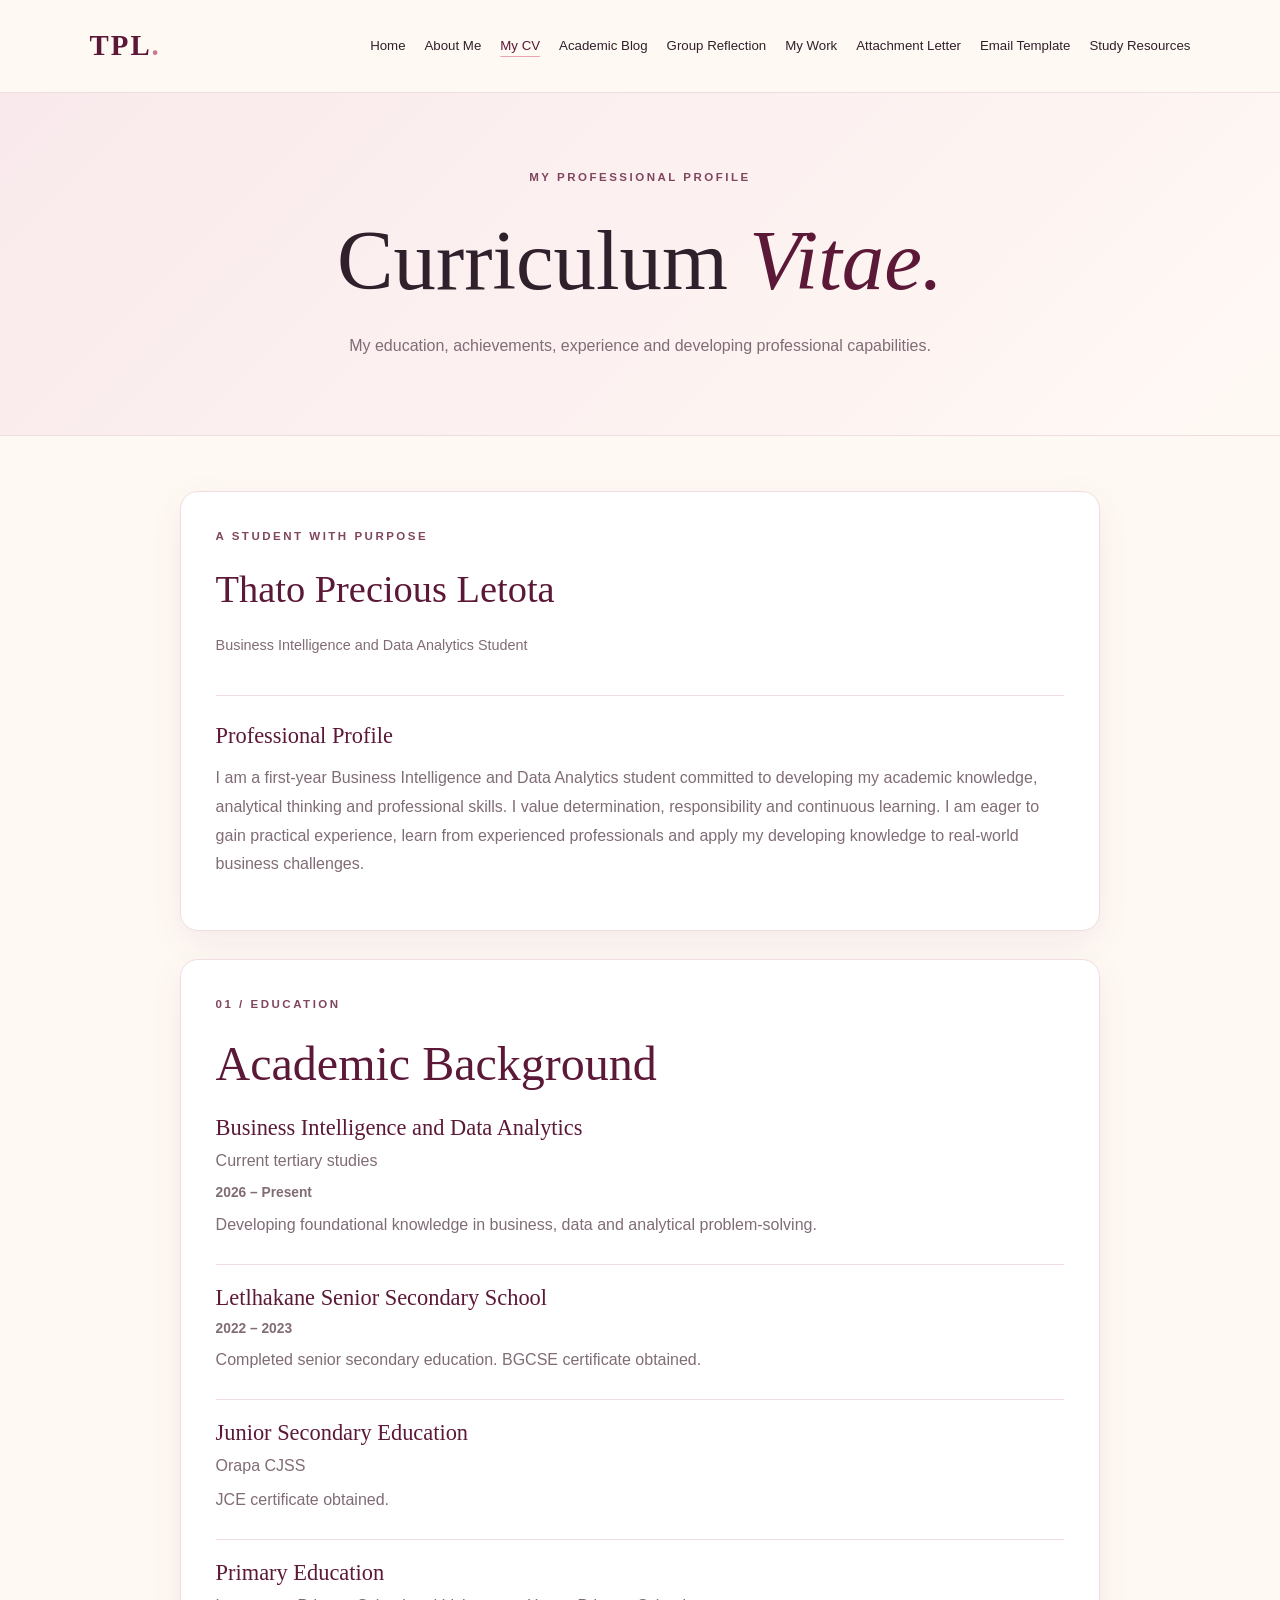
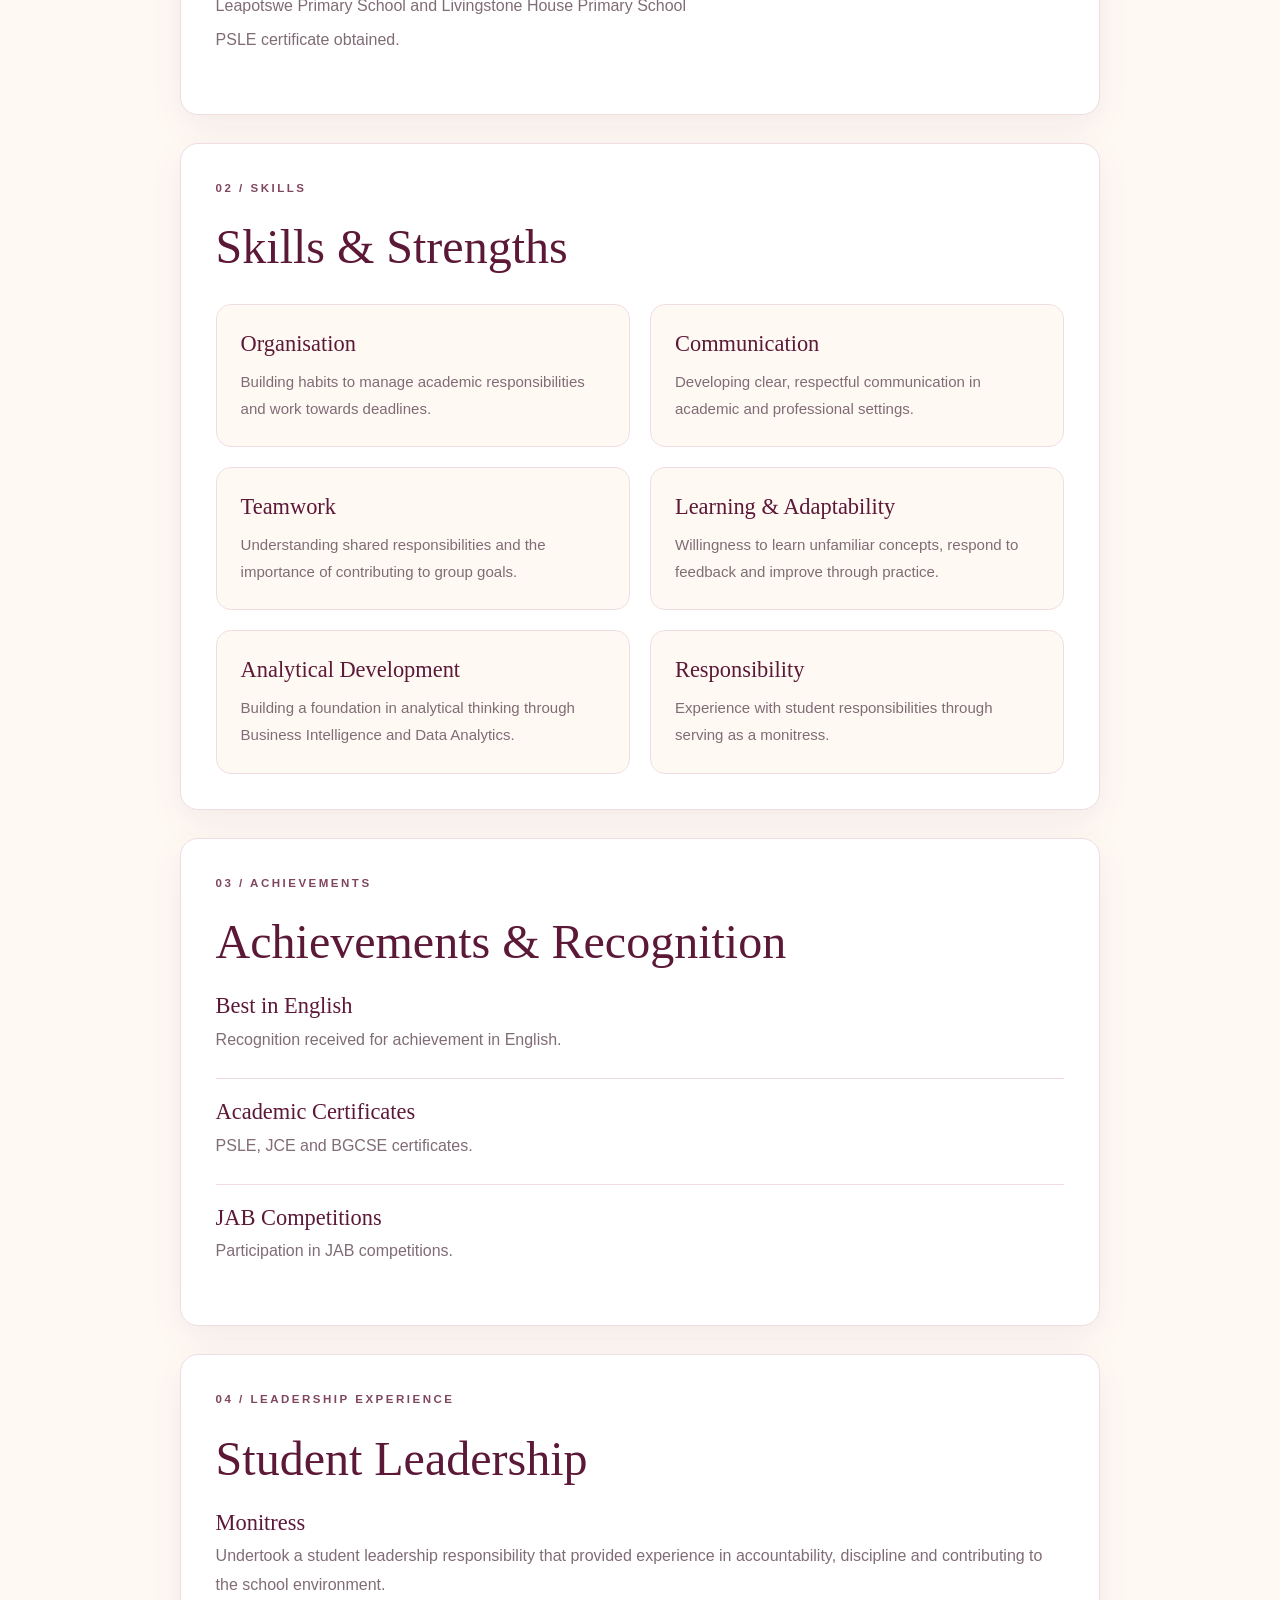
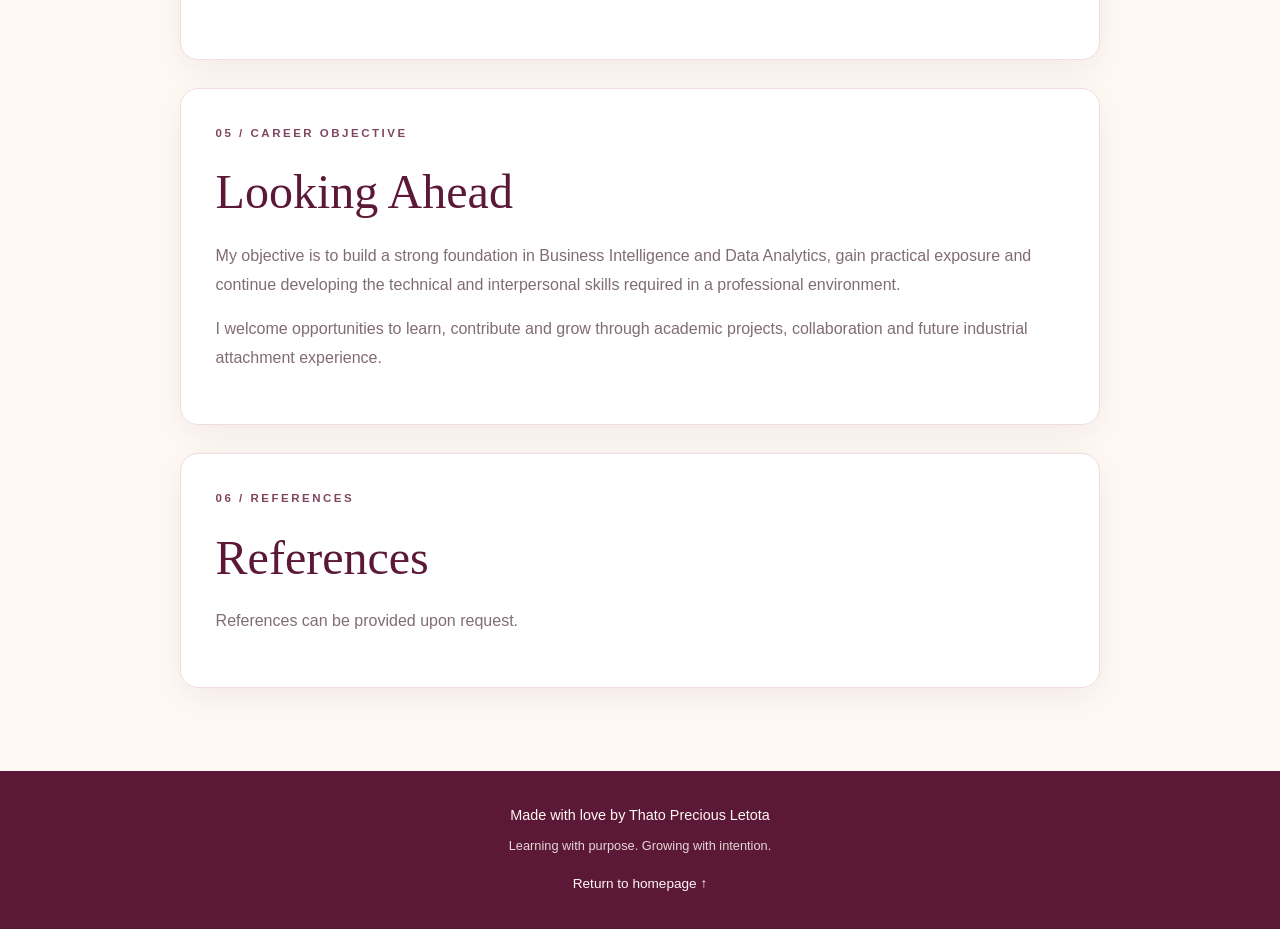
<file: cv.html>
<!DOCTYPE html>
<html lang="en">
<head>
    <meta charset="UTF-8">
    <meta name="viewport" content="width=device-width, initial-scale=1.0">

    <meta name="description" content="The curriculum vitae of Thato Precious Letota, a Business Intelligence and Data Analytics student.">

    <title>My CV | Thato Precious Letota</title>

    <link rel="stylesheet" href="style.css">
</head>

<body>

    <!-- HEADER -->
    <header>
        <a href="index.html" class="logo">TPL<span>.</span></a>

        <nav aria-label="Main navigation">
            <a href="index.html">Home</a>
            <a href="about.html">About Me</a>
            <a href="cv.html" aria-current="page">My CV</a>
            <a href="blog.html">Academic Blog</a>
            <a href="group-reflection.html">Group Reflection</a>
            <a href="projects.html">My Work</a>
            <a href="application.html">Attachment Letter</a>
            <a href="email.html">Email Template</a>
            <a href="resources.html">Study Resources</a>
        </nav>
    </header>


    <!-- PAGE BANNER -->
    <section class="page-banner">
        <p class="eyebrow">MY PROFESSIONAL PROFILE</p>

        <h1>Curriculum <span>Vitae.</span></h1>

        <p>
            My education, achievements, experience and developing
            professional capabilities.
        </p>
    </section>


    <main class="page-content">

        <!-- CV IDENTITY -->
        <section class="cv-card">

            <div class="cv-heading">
                <p class="eyebrow">A STUDENT WITH PURPOSE</p>

                <h2>Thato Precious Letota</h2>

                <p class="cv-contact">
                    Business Intelligence and Data Analytics Student
                </p>
            </div>

            <h3>Professional Profile</h3>

            <p>
                I am a first-year Business Intelligence and Data Analytics
                student committed to developing my academic knowledge,
                analytical thinking and professional skills. I value
                determination, responsibility and continuous learning.
                I am eager to gain practical experience, learn from
                experienced professionals and apply my developing
                knowledge to real-world business challenges.
            </p>

        </section>


        <!-- EDUCATION -->
        <section class="cv-card">

            <p class="eyebrow">01 / EDUCATION</p>

            <h2>Academic Background</h2>

            <div class="cv-entry">
                <h3>Business Intelligence and Data Analytics</h3>
                <p>Current tertiary studies</p>
                <p class="cv-date">2026 – Present</p>
                <p>
                    Developing foundational knowledge in business,
                    data and analytical problem-solving.
                </p>
            </div>

            <div class="cv-entry">
                <h3>Letlhakane Senior Secondary School</h3>
                <p class="cv-date">2022 – 2023</p>
                <p>
                    Completed senior secondary education.
                    BGCSE certificate obtained.
                </p>
            </div>

            <div class="cv-entry">
                <h3>Junior Secondary Education</h3>
                <p>Orapa CJSS</p>
                <p>
                    JCE certificate obtained.
                </p>
            </div>

            <div class="cv-entry">
                <h3>Primary Education</h3>
                <p>Leapotswe Primary School and Livingstone House Primary School</p>
                <p>
                    PSLE certificate obtained.
                </p>
            </div>

        </section>


        <!-- SKILLS -->
        <section class="cv-card">

            <p class="eyebrow">02 / SKILLS</p>

            <h2>Skills &amp; Strengths</h2>

            <div class="skills-grid">

                <article class="skill-item">
                    <h3>Organisation</h3>
                    <p>
                        Building habits to manage academic responsibilities
                        and work towards deadlines.
                    </p>
                </article>

                <article class="skill-item">
                    <h3>Communication</h3>
                    <p>
                        Developing clear, respectful communication
                        in academic and professional settings.
                    </p>
                </article>

                <article class="skill-item">
                    <h3>Teamwork</h3>
                    <p>
                        Understanding shared responsibilities and
                        the importance of contributing to group goals.
                    </p>
                </article>

                <article class="skill-item">
                    <h3>Learning &amp; Adaptability</h3>
                    <p>
                        Willingness to learn unfamiliar concepts,
                        respond to feedback and improve through practice.
                    </p>
                </article>

                <article class="skill-item">
                    <h3>Analytical Development</h3>
                    <p>
                        Building a foundation in analytical thinking
                        through Business Intelligence and Data Analytics.
                    </p>
                </article>

                <article class="skill-item">
                    <h3>Responsibility</h3>
                    <p>
                        Experience with student responsibilities
                        through serving as a monitress.
                    </p>
                </article>

            </div>

        </section>


        <!-- ACHIEVEMENTS -->
        <section class="cv-card">

            <p class="eyebrow">03 / ACHIEVEMENTS</p>

            <h2>Achievements &amp; Recognition</h2>

            <div class="cv-entry">
                <h3>Best in English</h3>
                <p>
                    Recognition received for achievement in English.
                </p>
            </div>

            <div class="cv-entry">
                <h3>Academic Certificates</h3>
                <p>
                    PSLE, JCE and BGCSE certificates.
                </p>
            </div>

            <div class="cv-entry">
                <h3>JAB Competitions</h3>
                <p>
                    Participation in JAB competitions.
                </p>
            </div>

        </section>


        <!-- LEADERSHIP -->
        <section class="cv-card">

            <p class="eyebrow">04 / LEADERSHIP EXPERIENCE</p>

            <h2>Student Leadership</h2>

            <div class="cv-entry">
                <h3>Monitress</h3>

                <p>
                    Undertook a student leadership responsibility
                    that provided experience in accountability,
                    discipline and contributing to the school
                    environment.
                </p>
            </div>

        </section>


        <!-- CAREER OBJECTIVE -->
        <section class="cv-card">

            <p class="eyebrow">05 / CAREER OBJECTIVE</p>

            <h2>Looking Ahead</h2>

            <p>
                My objective is to build a strong foundation in
                Business Intelligence and Data Analytics, gain
                practical exposure and continue developing the
                technical and interpersonal skills required in
                a professional environment.
            </p>

            <p>
                I welcome opportunities to learn, contribute and
                grow through academic projects, collaboration and
                future industrial attachment experience.
            </p>

        </section>


        <!-- REFERENCES -->
        <section class="cv-card">

            <p class="eyebrow">06 / REFERENCES</p>

            <h2>References</h2>

            <p>
                References can be provided upon request.
            </p>

        </section>

    </main>


    <!-- FOOTER -->
    <footer>
        <p>Made with love by Thato Precious Letota</p>
        <p>Learning with purpose. Growing with intention.</p>
        <a href="index.html" class="footer-link">Return to homepage ↑</a>
    </footer>

</body>
</html>
</file>
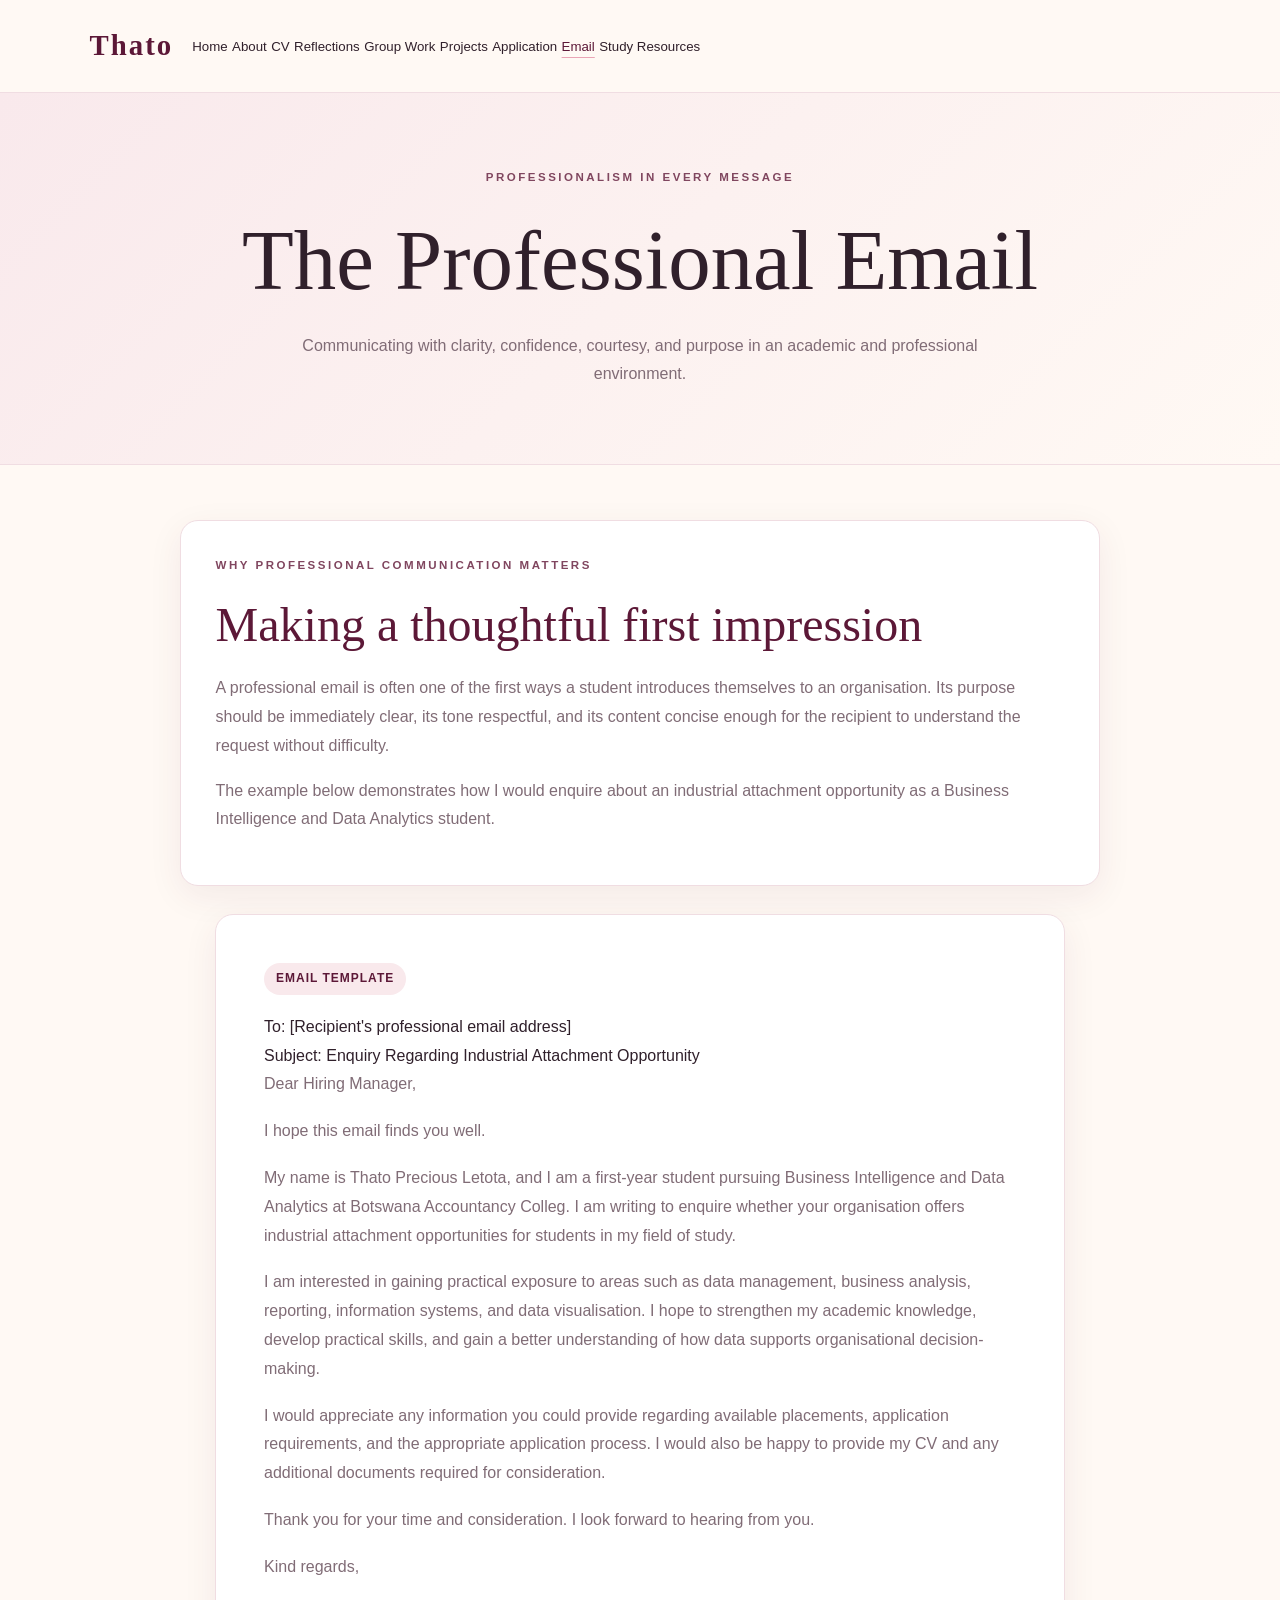
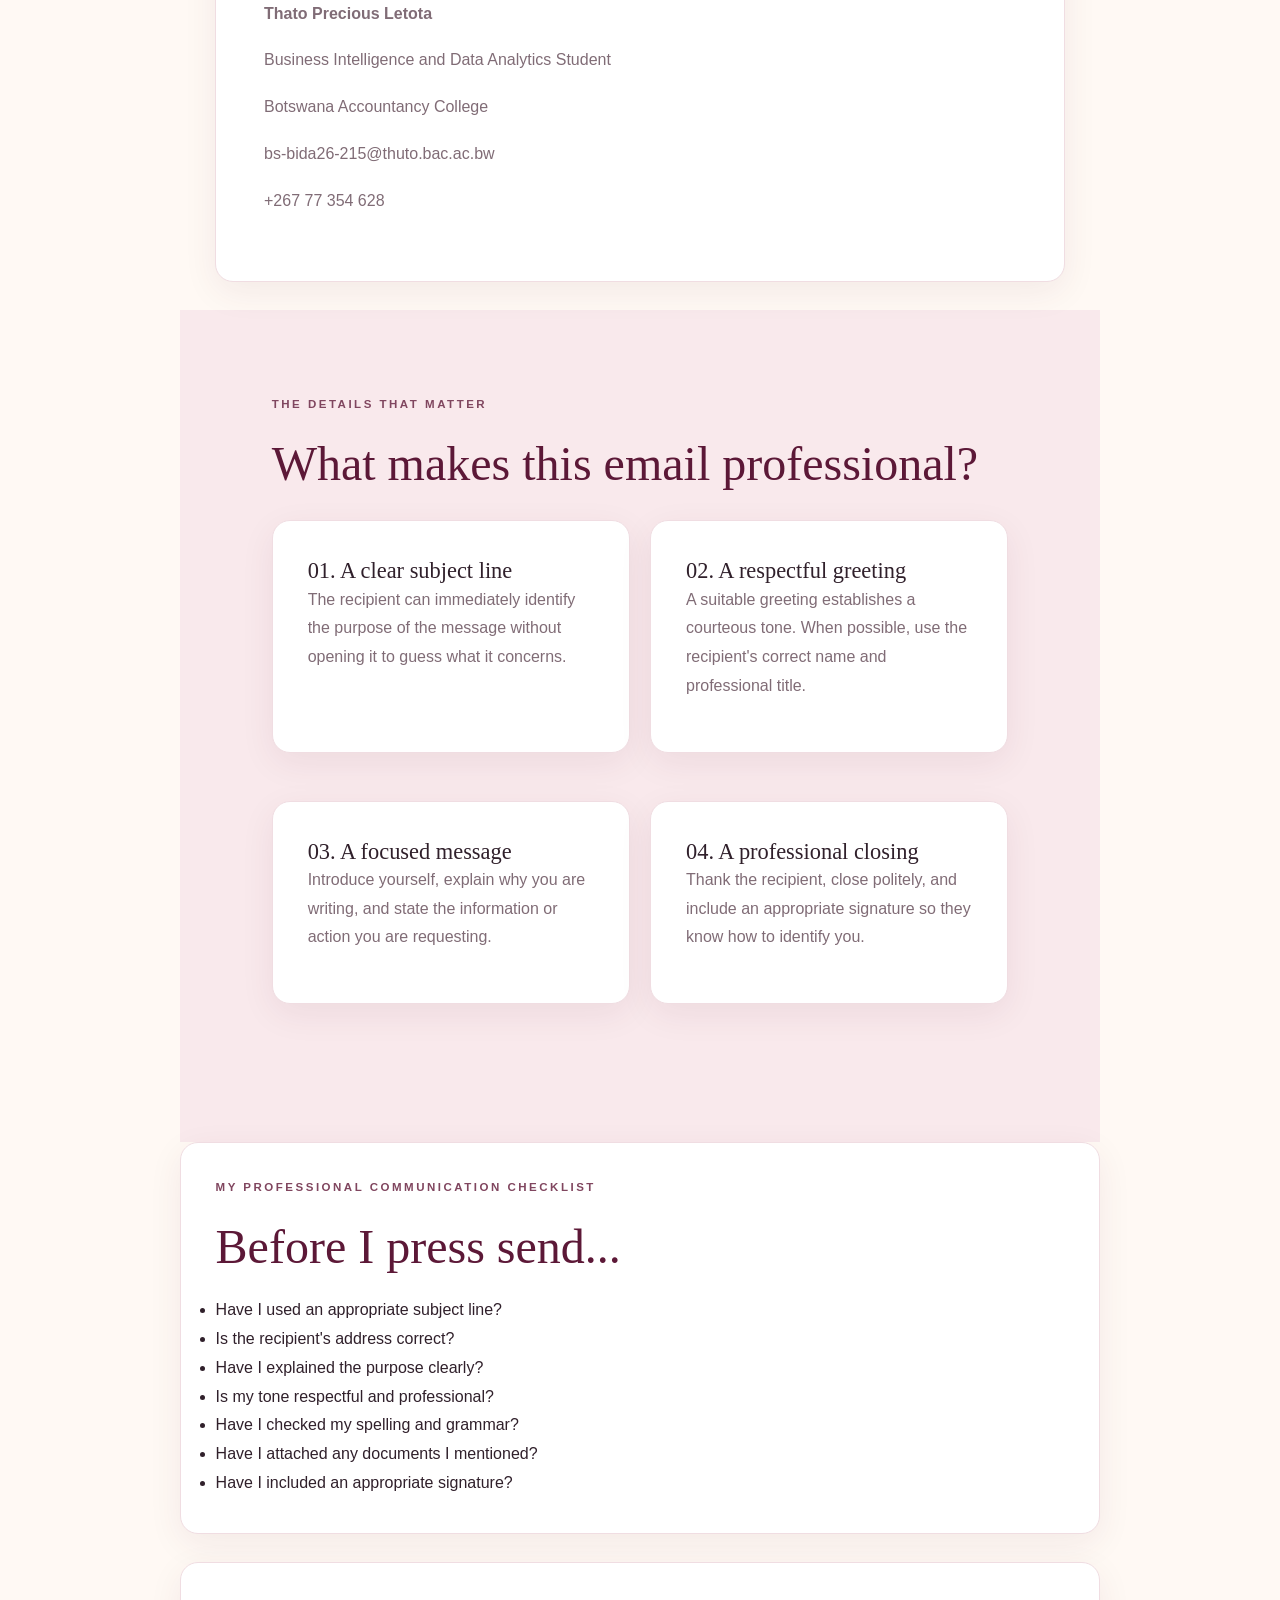
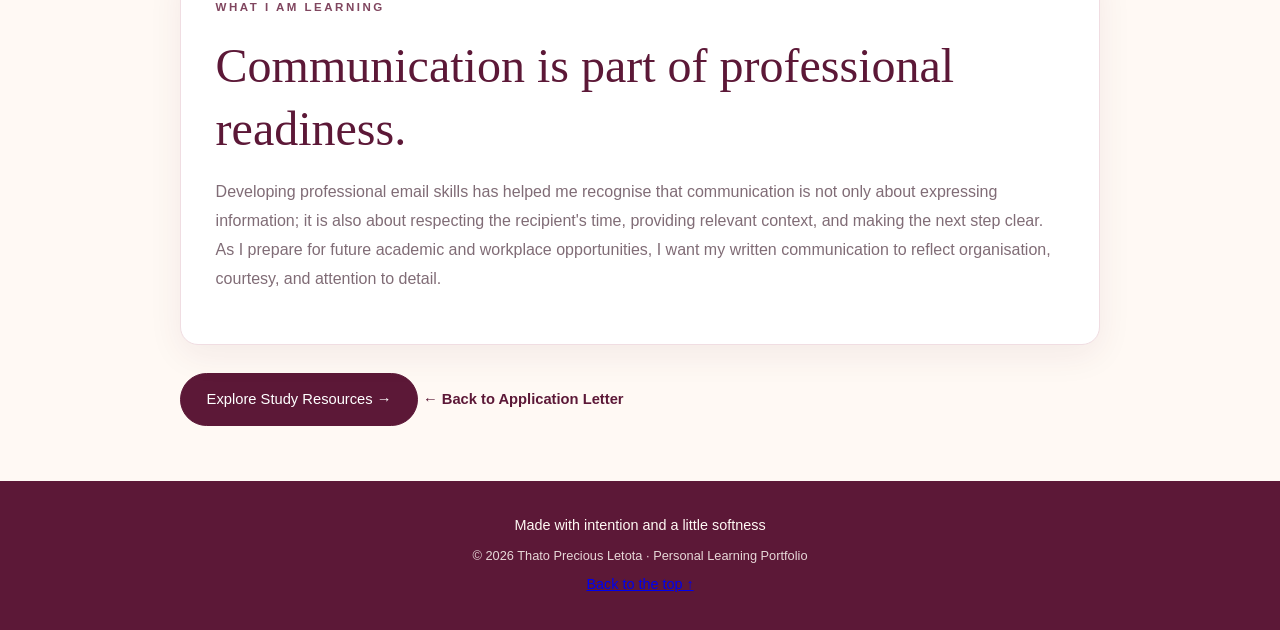
<file: email.html>
<!DOCTYPE html>
<html lang="en">
<head>
    <meta charset="UTF-8">
    <meta name="viewport" content="width=device-width, initial-scale=1.0">

    <meta name="description" content="A professional email template for industrial attachment enquiries by Thato Precious Letota.">
    <meta name="author" content="Thato Precious Letota">
    <meta name="theme-color" content="#F9E9EC">

    <title>Professional Email | Thato Precious Letota</title>

    <link rel="stylesheet" href="style.css">
</head>

<body id="top">

    <!-- NAVIGATION -->
    <header class="site-header">
        <nav class="navbar">
            <a href="index.html" class="logo">Thato <span></span></a>

            <div class="nav-links">
                <a href="index.html">Home</a>
                <a href="about.html">About</a>
                <a href="cv.html">CV</a>
                <a href="blog.html">Reflections</a>
                <a href="group-reflection.html">Group Work</a>
                <a href="projects.html">Projects</a>
                <a href="application.html">Application</a>
                <a href="email.html" aria-current="page">Email</a>
                <a href="resources.html">Study Resources</a>
            </div>
        </nav>
    </header>


    <main>

        <!-- PAGE BANNER -->
        <section class="page-banner">
            <p class="eyebrow">Professionalism in every message</p>

            <h1>The Professional Email</h1>

            <p>
                Communicating with clarity, confidence, courtesy,
                and purpose in an academic and professional environment.
            </p>
        </section>


        <section class="page-content">

            <!-- INTRODUCTION -->
            <section class="content-card">
                <p class="eyebrow">Why professional communication matters</p>

                <h2>Making a thoughtful first impression</h2>

                <p>
                    A professional email is often one of the first ways
                    a student introduces themselves to an organisation.
                    Its purpose should be immediately clear, its tone
                    respectful, and its content concise enough for the
                    recipient to understand the request without difficulty.
                </p>

                <p>
                    The example below demonstrates how I would enquire
                    about an industrial attachment opportunity as a
                    Business Intelligence and Data Analytics student.
                </p>
            </section>


            <!-- EMAIL EXAMPLE -->
            <article class="email-card">

                <div class="document-label">EMAIL TEMPLATE</div>

                <div class="email-field">
                    <span class="email-field-label">To:</span>
                    <span>[Recipient's professional email address]</span>
                </div>

                <div class="email-field">
                    <span class="email-field-label">Subject:</span>
                    <span>
                        Enquiry Regarding Industrial Attachment Opportunity
                    </span>
                </div>

                <div class="email-divider"></div>

                <div class="email-body">

                    <p>Dear Hiring Manager,</p>

                    <p>
                        I hope this email finds you well.
                    </p>

                    <p>
                        My name is Thato Precious Letota, and I am
                        a first-year student pursuing Business Intelligence
                        and Data Analytics at Botswana Accountancy Colleg. I am
                        writing to enquire whether your organisation
                        offers industrial attachment opportunities for
                        students in my field of study.
                    </p>

                    <p>
                        I am interested in gaining practical exposure
                        to areas such as data management, business
                        analysis, reporting, information systems, and
                        data visualisation. I hope to strengthen my
                        academic knowledge, develop practical skills,
                        and gain a better understanding of how data
                        supports organisational decision-making.
                    </p>

                    <p>
                        I would appreciate any information you could
                        provide regarding available placements,
                        application requirements, and the appropriate
                        application process. I would also be happy
                        to provide my CV and any additional documents
                        required for consideration.
                    </p>

                    <p>
                        Thank you for your time and consideration.
                        I look forward to hearing from you.
                    </p>

                    <p>Kind regards,</p>

                    <div class="email-signature">
                        <p><strong>Thato Precious Letota</strong></p>
                        <p>Business Intelligence and Data Analytics Student</p>
                        <p>Botswana Accountancy College</p>
                        <p>bs-bida26-215@thuto.bac.ac.bw</p>
                        <p>+267 77 354 628</p>
                    </div>

                </div>

            </article>


            <!-- EMAIL STRUCTURE -->
            <section class="content-section">

                <p class="eyebrow">The details that matter</p>

                <h2>What makes this email professional?</h2>

                <div class="quality-grid">

                    <div class="content-card">
                        <h3>01. A clear subject line</h3>
                        <p>
                            The recipient can immediately identify
                            the purpose of the message without
                            opening it to guess what it concerns.
                        </p>
                    </div>

                    <div class="content-card">
                        <h3>02. A respectful greeting</h3>
                        <p>
                            A suitable greeting establishes a courteous
                            tone. When possible, use the recipient's
                            correct name and professional title.
                        </p>
                    </div>

                    <div class="content-card">
                        <h3>03. A focused message</h3>
                        <p>
                            Introduce yourself, explain why you are
                            writing, and state the information or
                            action you are requesting.
                        </p>
                    </div>

                    <div class="content-card">
                        <h3>04. A professional closing</h3>
                        <p>
                            Thank the recipient, close politely,
                            and include an appropriate signature
                            so they know how to identify you.
                        </p>
                    </div>

                </div>

            </section>


            <!-- EMAIL ETIQUETTE -->
            <section class="reflection-card">

                <p class="eyebrow">My professional communication checklist</p>

                <h2>Before I press send...</h2>

                <ul>
                    <li>Have I used an appropriate subject line?</li>
                    <li>Is the recipient's address correct?</li>
                    <li>Have I explained the purpose clearly?</li>
                    <li>Is my tone respectful and professional?</li>
                    <li>Have I checked my spelling and grammar?</li>
                    <li>Have I attached any documents I mentioned?</li>
                    <li>Have I included an appropriate signature?</li>
                </ul>

            </section>


            <!-- LEARNING REFLECTION -->
            <section class="content-card">

                <p class="eyebrow">What I am learning</p>

                <h2>Communication is part of professional readiness.</h2>

                <p>
                    Developing professional email skills has helped me
                    recognise that communication is not only about
                    expressing information; it is also about respecting
                    the recipient's time, providing relevant context,
                    and making the next step clear. As I prepare for
                    future academic and workplace opportunities, I
                    want my written communication to reflect
                    organisation, courtesy, and attention to detail.
                </p>

            </section>


            <!-- NAVIGATION -->
            <div class="page-bottom-link">

                <a href="resources.html" class="button button-primary">
                    Explore Study Resources →
                </a>

                <a href="application.html" class="text-link">
                    ← Back to Application Letter
                </a>

            </div>

        </section>

    </main>


    <!-- FOOTER -->
    <footer class="site-footer">

        <p>Made with intention and a little softness</p>

        <p>
            © 2026 Thato Precious Letota · Personal Learning Portfolio
        </p>

        <a href="#top">Back to the top ↑</a>

    </footer>

</body>
</html>
</file>
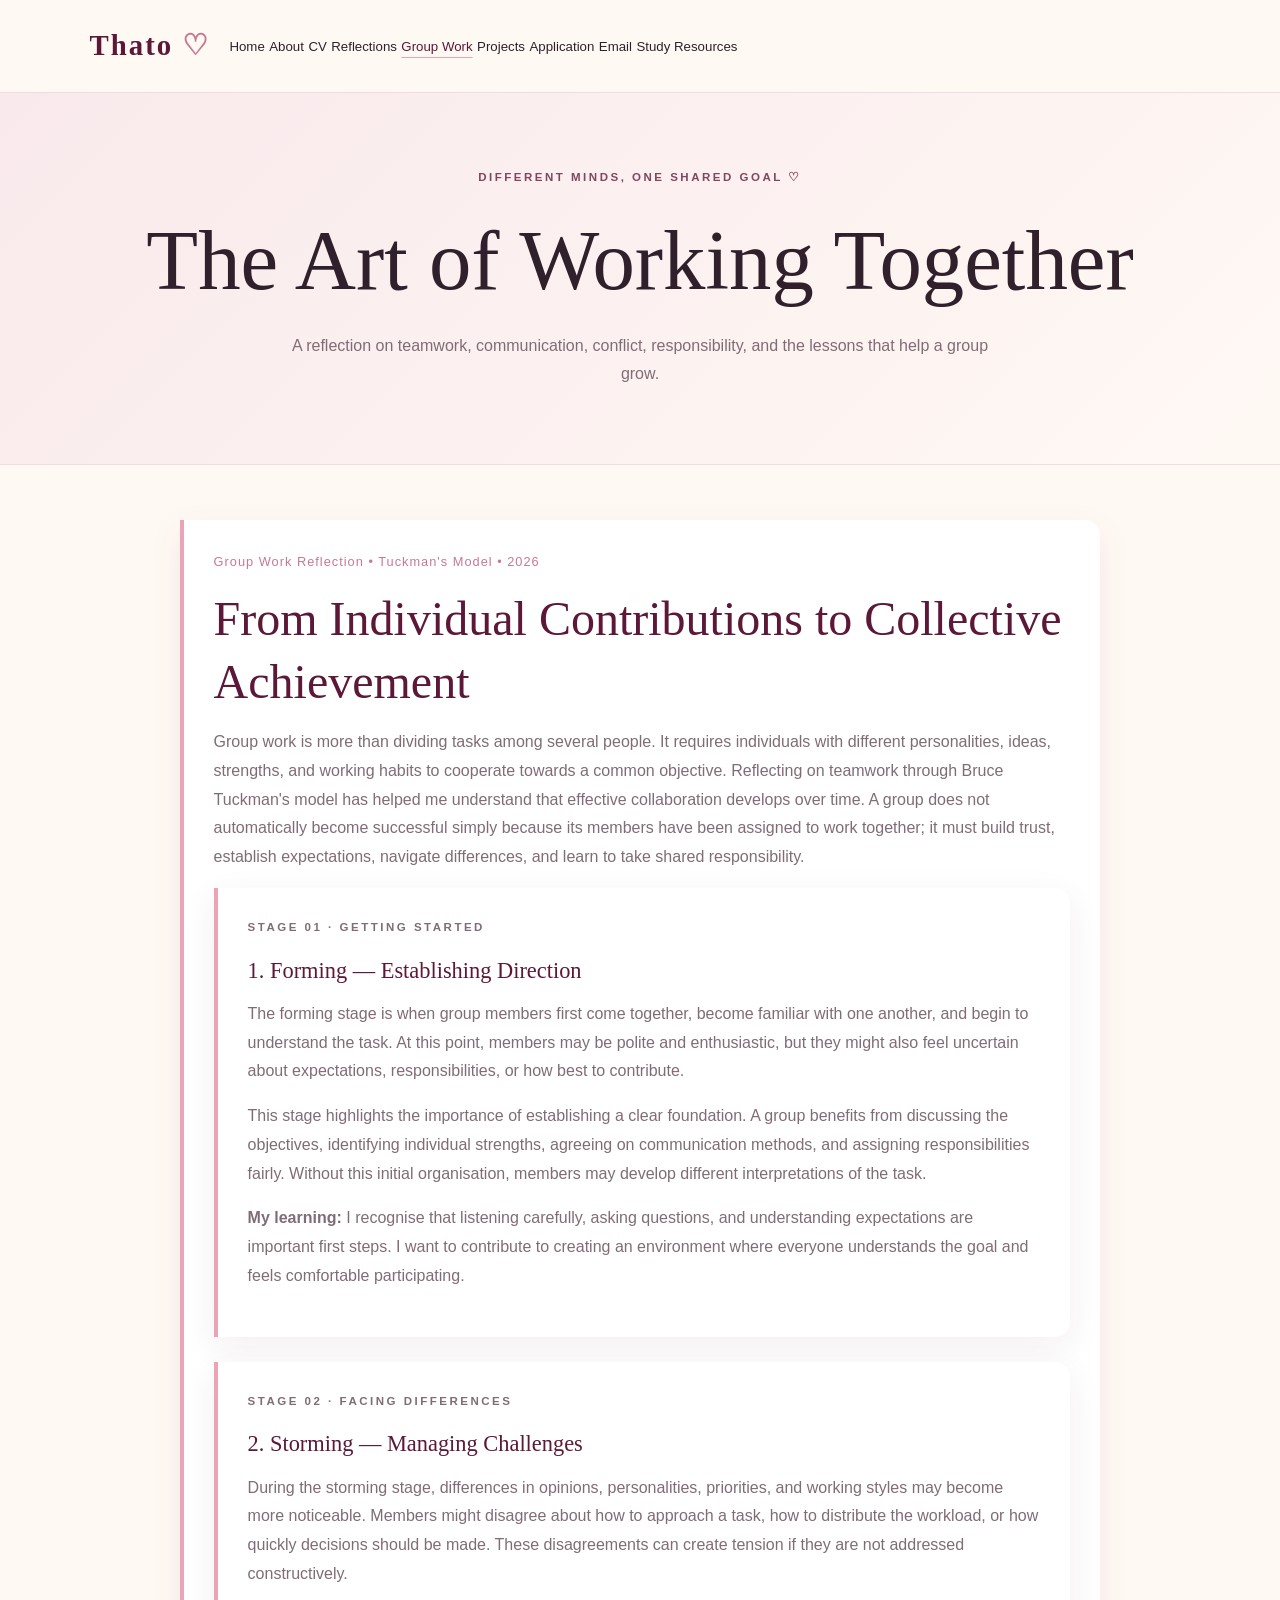
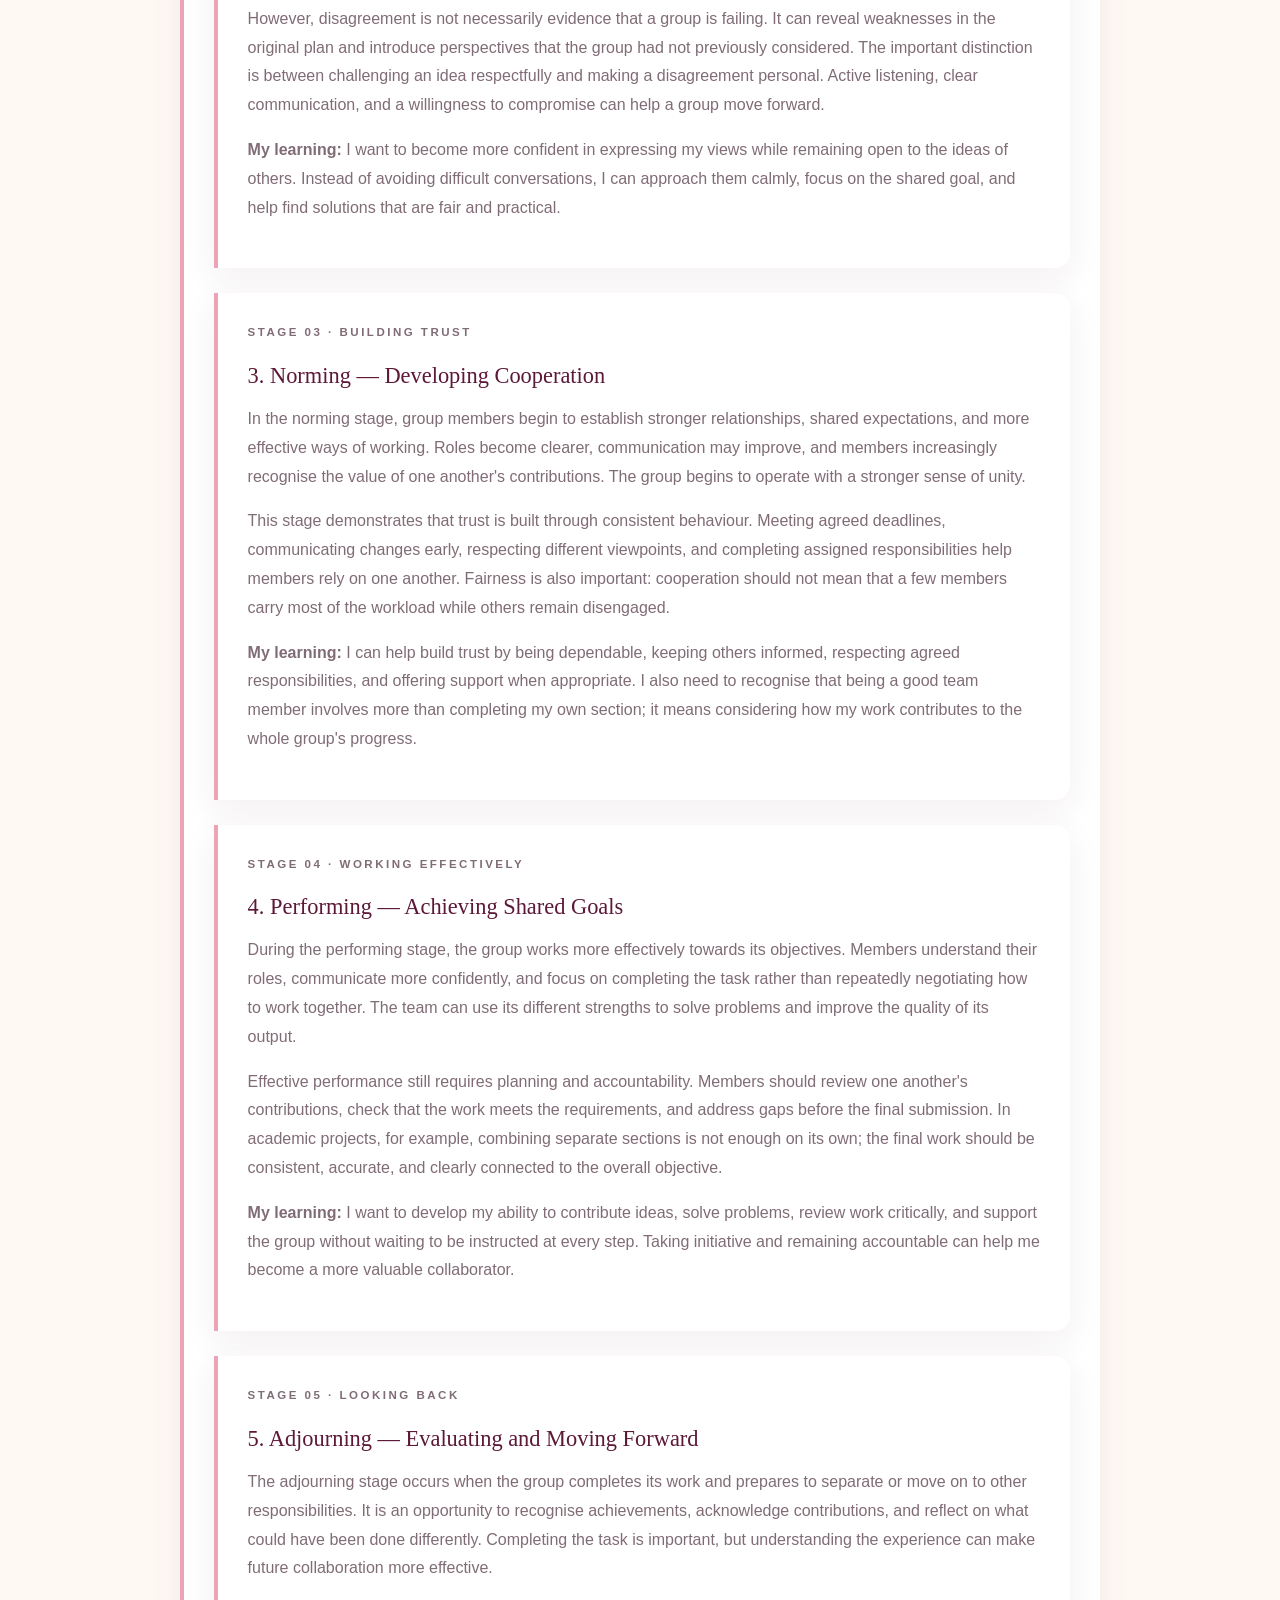
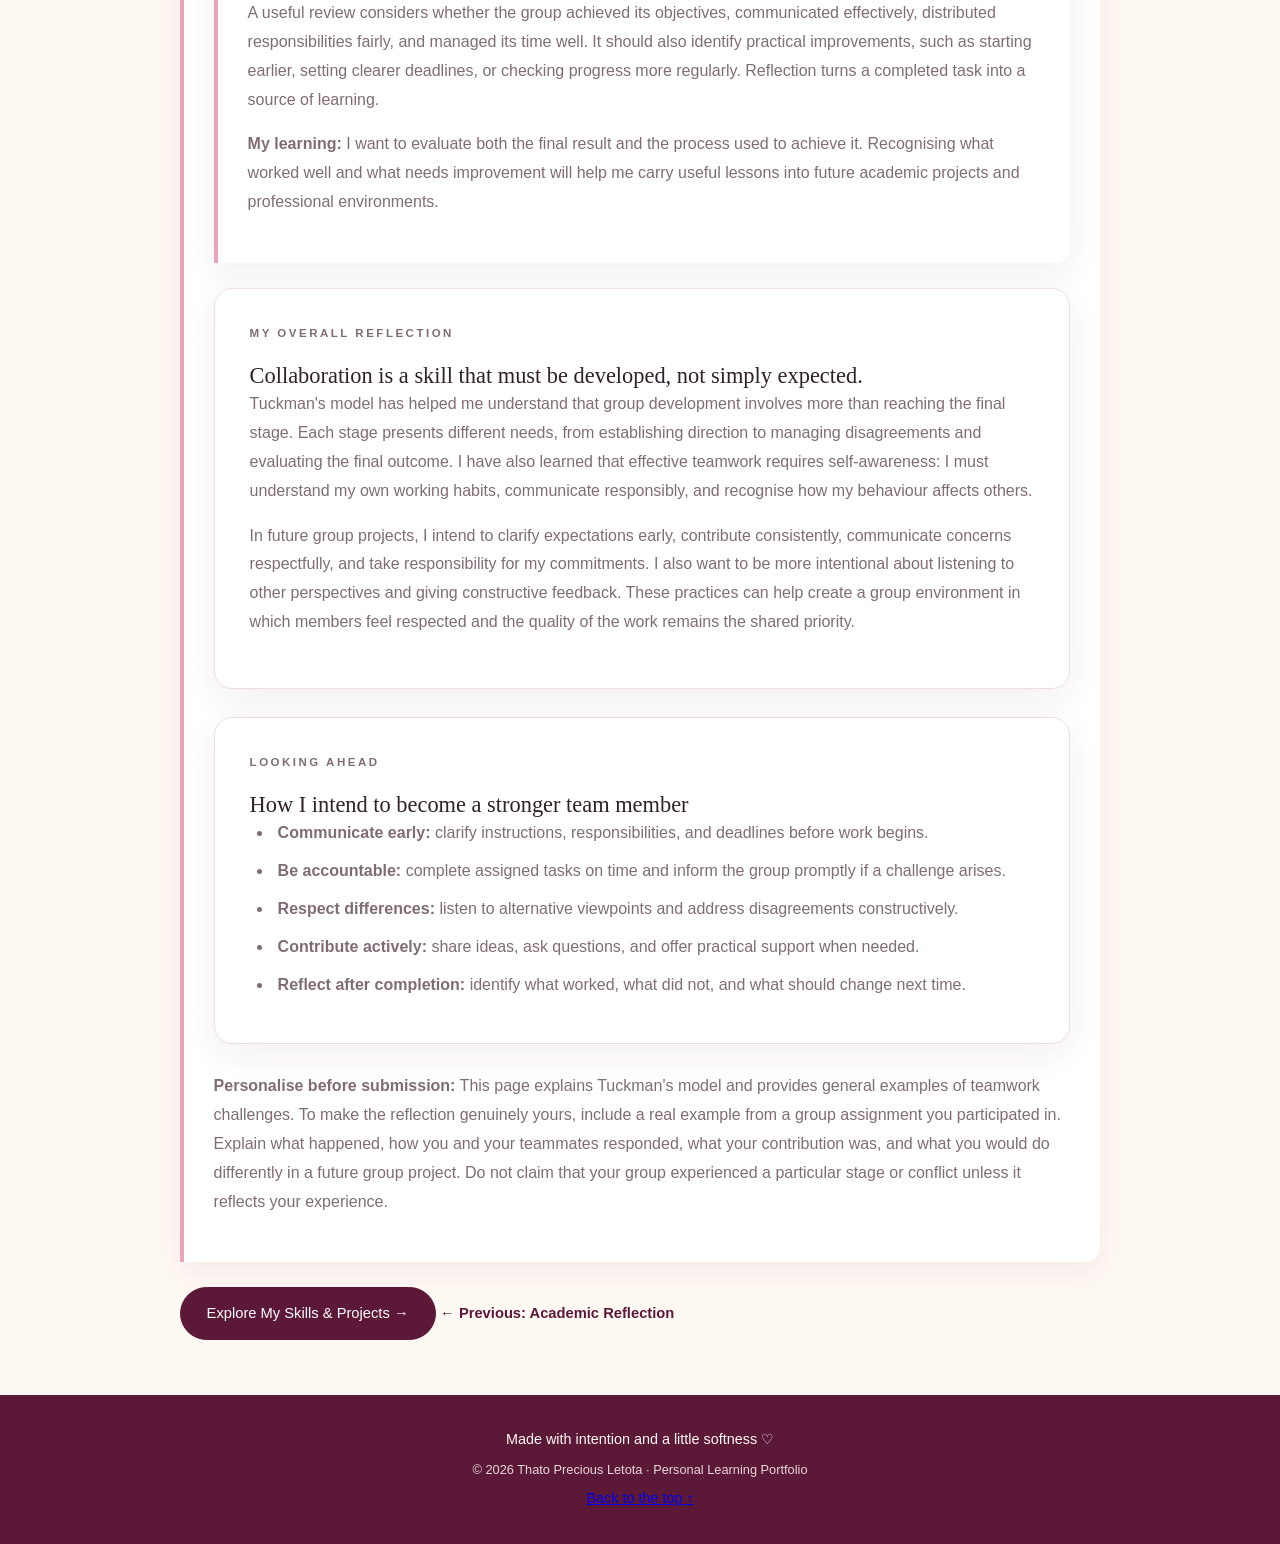
<file: group-reflection.html>
<!DOCTYPE html>
<html lang="en">
<head>
    <meta charset="UTF-8">
    <meta name="viewport" content="width=device-width, initial-scale=1.0">

    <meta name="description" content="A reflection on teamwork, communication, and group development using Tuckman's five stages.">
    <meta name="author" content="Thato Precious Letota">
    <meta name="theme-color" content="#F9E9EC">

    <title>Group Work Reflection | Thato Precious Letota</title>

    <link rel="stylesheet" href="style.css">
</head>

<body id="top">

    <!-- =========================
         NAVIGATION
    ========================== -->
    <header class="site-header">
        <nav class="navbar">
            <a href="index.html" class="logo">Thato <span>♡</span></a>

            <div class="nav-links">
                <a href="index.html">Home</a>
                <a href="about.html">About</a>
                <a href="cv.html">CV</a>
                <a href="blog.html">Reflections</a>
                <a href="group-reflection.html" aria-current="page">Group Work</a>
                <a href="projects.html">Projects</a>
                <a href="application.html">Application</a>
                <a href="email.html">Email</a>
                <a href="resources.html">Study Resources</a>
            </div>
        </nav>
    </header>


    <!-- =========================
         MAIN CONTENT
    ========================== -->
    <main>

        <section class="page-banner">
            <p class="eyebrow">Different minds, one shared goal ♡</p>

            <h1>The Art of Working Together</h1>

            <p>
                A reflection on teamwork, communication, conflict,
                responsibility, and the lessons that help a group grow.
            </p>
        </section>


        <section class="page-content">

            <article class="blog-post">

                <div class="blog-meta">
                    <span>Group Work Reflection</span>
                    <span>•</span>
                    <span>Tuckman's Model</span>
                    <span>•</span>
                    <span>2026</span>
                </div>

                <h2>
                    From Individual Contributions to Collective Achievement
                </h2>

                <p class="blog-intro">
                    Group work is more than dividing tasks among several
                    people. It requires individuals with different
                    personalities, ideas, strengths, and working habits
                    to cooperate towards a common objective. Reflecting
                    on teamwork through Bruce Tuckman's model has helped
                    me understand that effective collaboration develops
                    over time. A group does not automatically become
                    successful simply because its members have been
                    assigned to work together; it must build trust,
                    establish expectations, navigate differences, and
                    learn to take shared responsibility.
                </p>


                <!-- FORMING -->
                <section class="reflection-stage">

                    <p class="eyebrow">Stage 01 · Getting Started</p>

                    <h3>1. Forming — Establishing Direction</h3>

                    <p>
                        The forming stage is when group members first come
                        together, become familiar with one another, and
                        begin to understand the task. At this point,
                        members may be polite and enthusiastic, but they
                        might also feel uncertain about expectations,
                        responsibilities, or how best to contribute.
                    </p>

                    <p>
                        This stage highlights the importance of establishing
                        a clear foundation. A group benefits from discussing
                        the objectives, identifying individual strengths,
                        agreeing on communication methods, and assigning
                        responsibilities fairly. Without this initial
                        organisation, members may develop different
                        interpretations of the task.
                    </p>

                    <p>
                        <strong>My learning:</strong> I recognise that
                        listening carefully, asking questions, and
                        understanding expectations are important first
                        steps. I want to contribute to creating an
                        environment where everyone understands the goal
                        and feels comfortable participating.
                    </p>

                </section>


                <!-- STORMING -->
                <section class="reflection-stage">

                    <p class="eyebrow">Stage 02 · Facing Differences</p>

                    <h3>2. Storming — Managing Challenges</h3>

                    <p>
                        During the storming stage, differences in opinions,
                        personalities, priorities, and working styles may
                        become more noticeable. Members might disagree
                        about how to approach a task, how to distribute
                        the workload, or how quickly decisions should
                        be made. These disagreements can create tension
                        if they are not addressed constructively.
                    </p>

                    <p>
                        However, disagreement is not necessarily evidence
                        that a group is failing. It can reveal weaknesses
                        in the original plan and introduce perspectives
                        that the group had not previously considered.
                        The important distinction is between challenging
                        an idea respectfully and making a disagreement
                        personal. Active listening, clear communication,
                        and a willingness to compromise can help a group
                        move forward.
                    </p>

                    <p>
                        <strong>My learning:</strong> I want to become
                        more confident in expressing my views while
                        remaining open to the ideas of others. Instead
                        of avoiding difficult conversations, I can
                        approach them calmly, focus on the shared goal,
                        and help find solutions that are fair and
                        practical.
                    </p>

                </section>


                <!-- NORMING -->
                <section class="reflection-stage">

                    <p class="eyebrow">Stage 03 · Building Trust</p>

                    <h3>3. Norming — Developing Cooperation</h3>

                    <p>
                        In the norming stage, group members begin to
                        establish stronger relationships, shared
                        expectations, and more effective ways of working.
                        Roles become clearer, communication may improve,
                        and members increasingly recognise the value
                        of one another's contributions. The group begins
                        to operate with a stronger sense of unity.
                    </p>

                    <p>
                        This stage demonstrates that trust is built
                        through consistent behaviour. Meeting agreed
                        deadlines, communicating changes early, respecting
                        different viewpoints, and completing assigned
                        responsibilities help members rely on one
                        another. Fairness is also important: cooperation
                        should not mean that a few members carry most
                        of the workload while others remain disengaged.
                    </p>

                    <p>
                        <strong>My learning:</strong> I can help build
                        trust by being dependable, keeping others informed,
                        respecting agreed responsibilities, and offering
                        support when appropriate. I also need to recognise
                        that being a good team member involves more than
                        completing my own section; it means considering
                        how my work contributes to the whole group's
                        progress.
                    </p>

                </section>


                <!-- PERFORMING -->
                <section class="reflection-stage">

                    <p class="eyebrow">Stage 04 · Working Effectively</p>

                    <h3>4. Performing — Achieving Shared Goals</h3>

                    <p>
                        During the performing stage, the group works
                        more effectively towards its objectives. Members
                        understand their roles, communicate more
                        confidently, and focus on completing the task
                        rather than repeatedly negotiating how to work
                        together. The team can use its different strengths
                        to solve problems and improve the quality of
                        its output.
                    </p>

                    <p>
                        Effective performance still requires planning
                        and accountability. Members should review one
                        another's contributions, check that the work
                        meets the requirements, and address gaps before
                        the final submission. In academic projects, for
                        example, combining separate sections is not
                        enough on its own; the final work should be
                        consistent, accurate, and clearly connected
                        to the overall objective.
                    </p>

                    <p>
                        <strong>My learning:</strong> I want to develop
                        my ability to contribute ideas, solve problems,
                        review work critically, and support the group
                        without waiting to be instructed at every step.
                        Taking initiative and remaining accountable
                        can help me become a more valuable collaborator.
                    </p>

                </section>


                <!-- ADJOURNING -->
                <section class="reflection-stage">

                    <p class="eyebrow">Stage 05 · Looking Back</p>

                    <h3>5. Adjourning — Evaluating and Moving Forward</h3>

                    <p>
                        The adjourning stage occurs when the group
                        completes its work and prepares to separate
                        or move on to other responsibilities. It is
                        an opportunity to recognise achievements,
                        acknowledge contributions, and reflect on
                        what could have been done differently.
                        Completing the task is important, but
                        understanding the experience can make future
                        collaboration more effective.
                    </p>

                    <p>
                        A useful review considers whether the group
                        achieved its objectives, communicated effectively,
                        distributed responsibilities fairly, and managed
                        its time well. It should also identify practical
                        improvements, such as starting earlier, setting
                        clearer deadlines, or checking progress more
                        regularly. Reflection turns a completed task
                        into a source of learning.
                    </p>

                    <p>
                        <strong>My learning:</strong> I want to evaluate
                        both the final result and the process used to
                        achieve it. Recognising what worked well and
                        what needs improvement will help me carry useful
                        lessons into future academic projects and
                        professional environments.
                    </p>

                </section>


                <!-- OVERALL REFLECTION -->
                <section class="reflection-card">

                    <p class="eyebrow">My Overall Reflection</p>

                    <h3>
                        Collaboration is a skill that must be developed,
                        not simply expected.
                    </h3>

                    <p>
                        Tuckman's model has helped me understand that
                        group development involves more than reaching
                        the final stage. Each stage presents different
                        needs, from establishing direction to managing
                        disagreements and evaluating the final outcome.
                        I have also learned that effective teamwork
                        requires self-awareness: I must understand
                        my own working habits, communicate responsibly,
                        and recognise how my behaviour affects others.
                    </p>

                    <p>
                        In future group projects, I intend to clarify
                        expectations early, contribute consistently,
                        communicate concerns respectfully, and take
                        responsibility for my commitments. I also want
                        to be more intentional about listening to other
                        perspectives and giving constructive feedback.
                        These practices can help create a group
                        environment in which members feel respected
                        and the quality of the work remains the shared
                        priority.
                    </p>

                </section>


                <!-- PERSONAL ACTION PLAN -->
                <section class="content-card">

                    <p class="eyebrow">Looking Ahead</p>

                    <h3>How I intend to become a stronger team member</h3>

                    <ul>
                        <li>
                            <strong>Communicate early:</strong>
                            clarify instructions, responsibilities,
                            and deadlines before work begins.
                        </li>

                        <li>
                            <strong>Be accountable:</strong>
                            complete assigned tasks on time and inform
                            the group promptly if a challenge arises.
                        </li>

                        <li>
                            <strong>Respect differences:</strong>
                            listen to alternative viewpoints and
                            address disagreements constructively.
                        </li>

                        <li>
                            <strong>Contribute actively:</strong>
                            share ideas, ask questions, and offer
                            practical support when needed.
                        </li>

                        <li>
                            <strong>Reflect after completion:</strong>
                            identify what worked, what did not,
                            and what should change next time.
                        </li>
                    </ul>

                </section>


                <!-- PERSONALISATION NOTE -->
                <p class="blog-disclaimer">
                    <strong>Personalise before submission:</strong>
                    This page explains Tuckman's model and provides
                    general examples of teamwork challenges. To make
                    the reflection genuinely yours, include a real
                    example from a group assignment you participated
                    in. Explain what happened, how you and your
                    teammates responded, what your contribution was,
                    and what you would do differently in a future
                    group project. Do not claim that your group
                    experienced a particular stage or conflict unless
                    it reflects your experience.
                </p>

            </article>


            <!-- PAGE NAVIGATION -->
            <div class="page-bottom-link">

                <a href="projects.html" class="button button-primary">
                    Explore My Skills & Projects →
                </a>

                <a href="blog.html" class="text-link">
                    ← Previous: Academic Reflection
                </a>

            </div>

        </section>

    </main>


    <!-- =========================
         FOOTER
    ========================== -->
    <footer class="site-footer">

        <p>Made with intention and a little softness ♡</p>

        <p>
            © 2026 Thato Precious Letota · Personal Learning Portfolio
        </p>

        <a href="#top">Back to the top ↑</a>

    </footer>

</body>
</html>
</file>
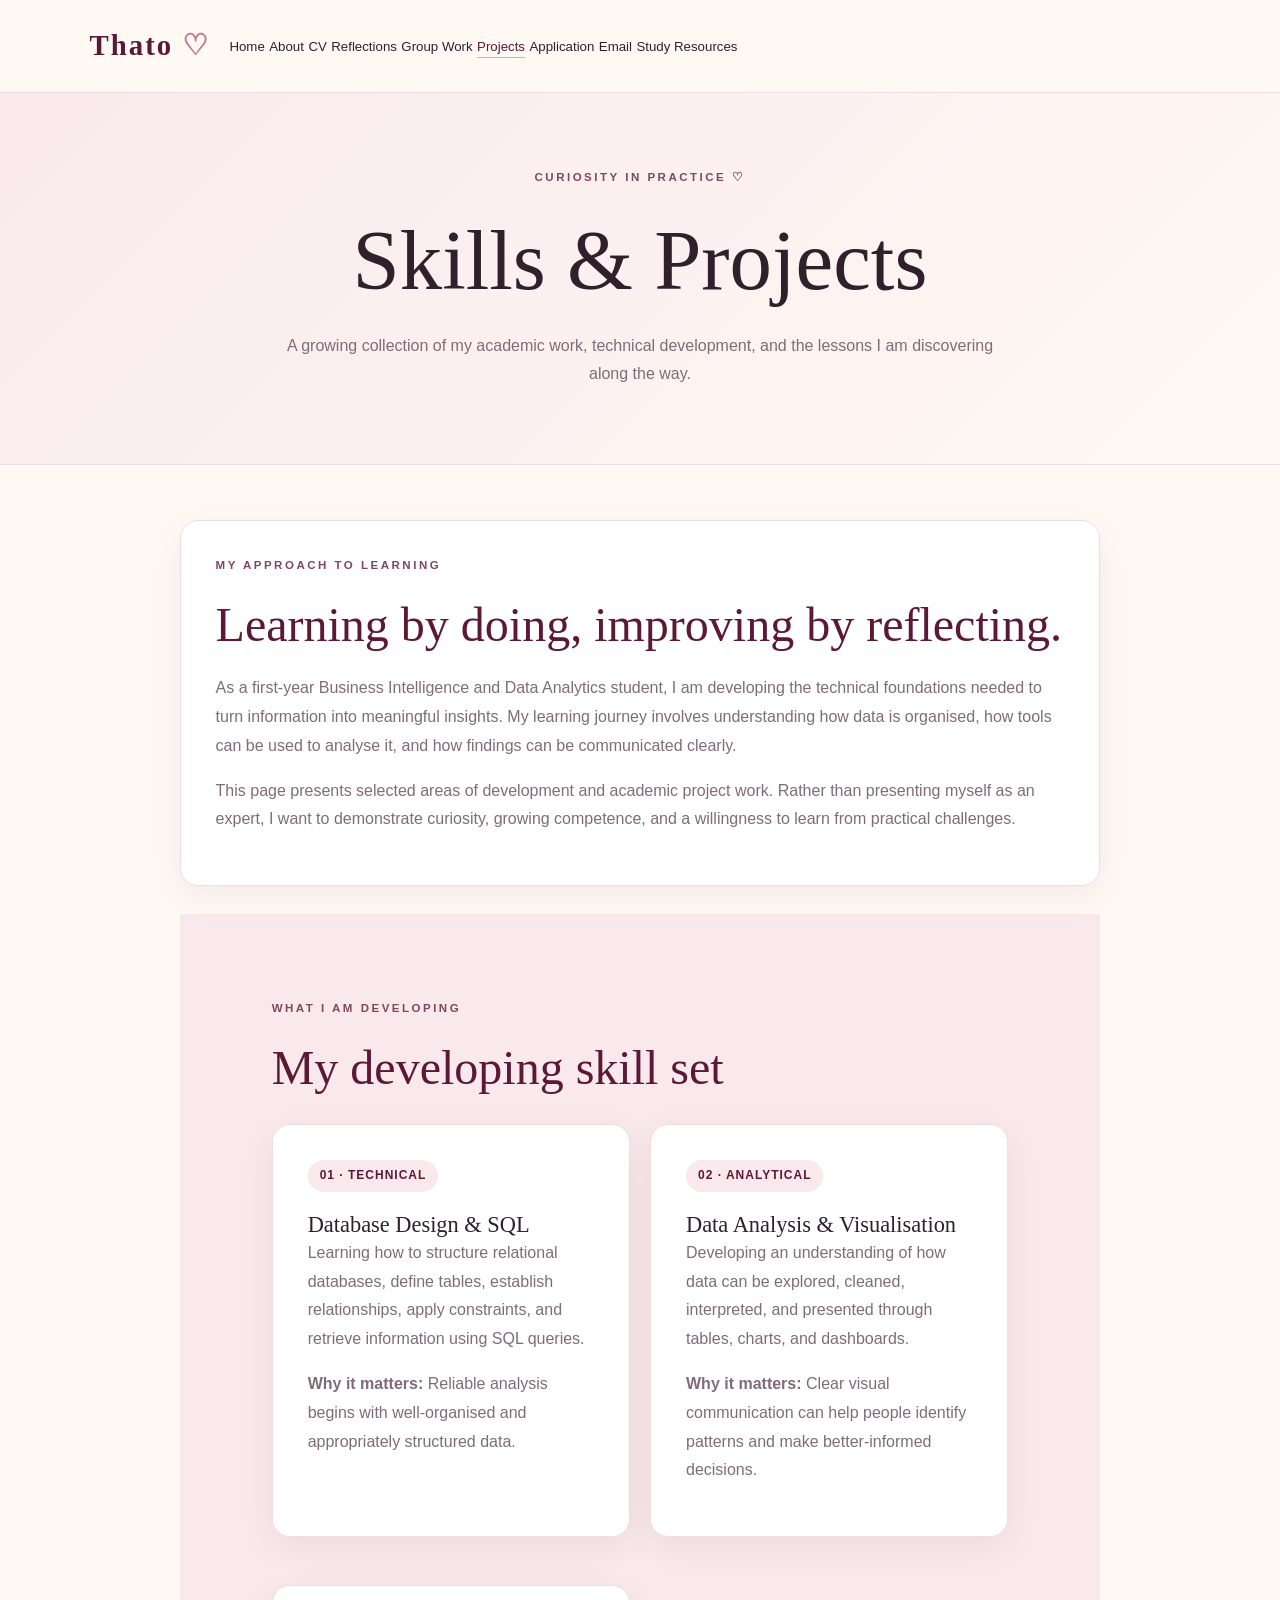
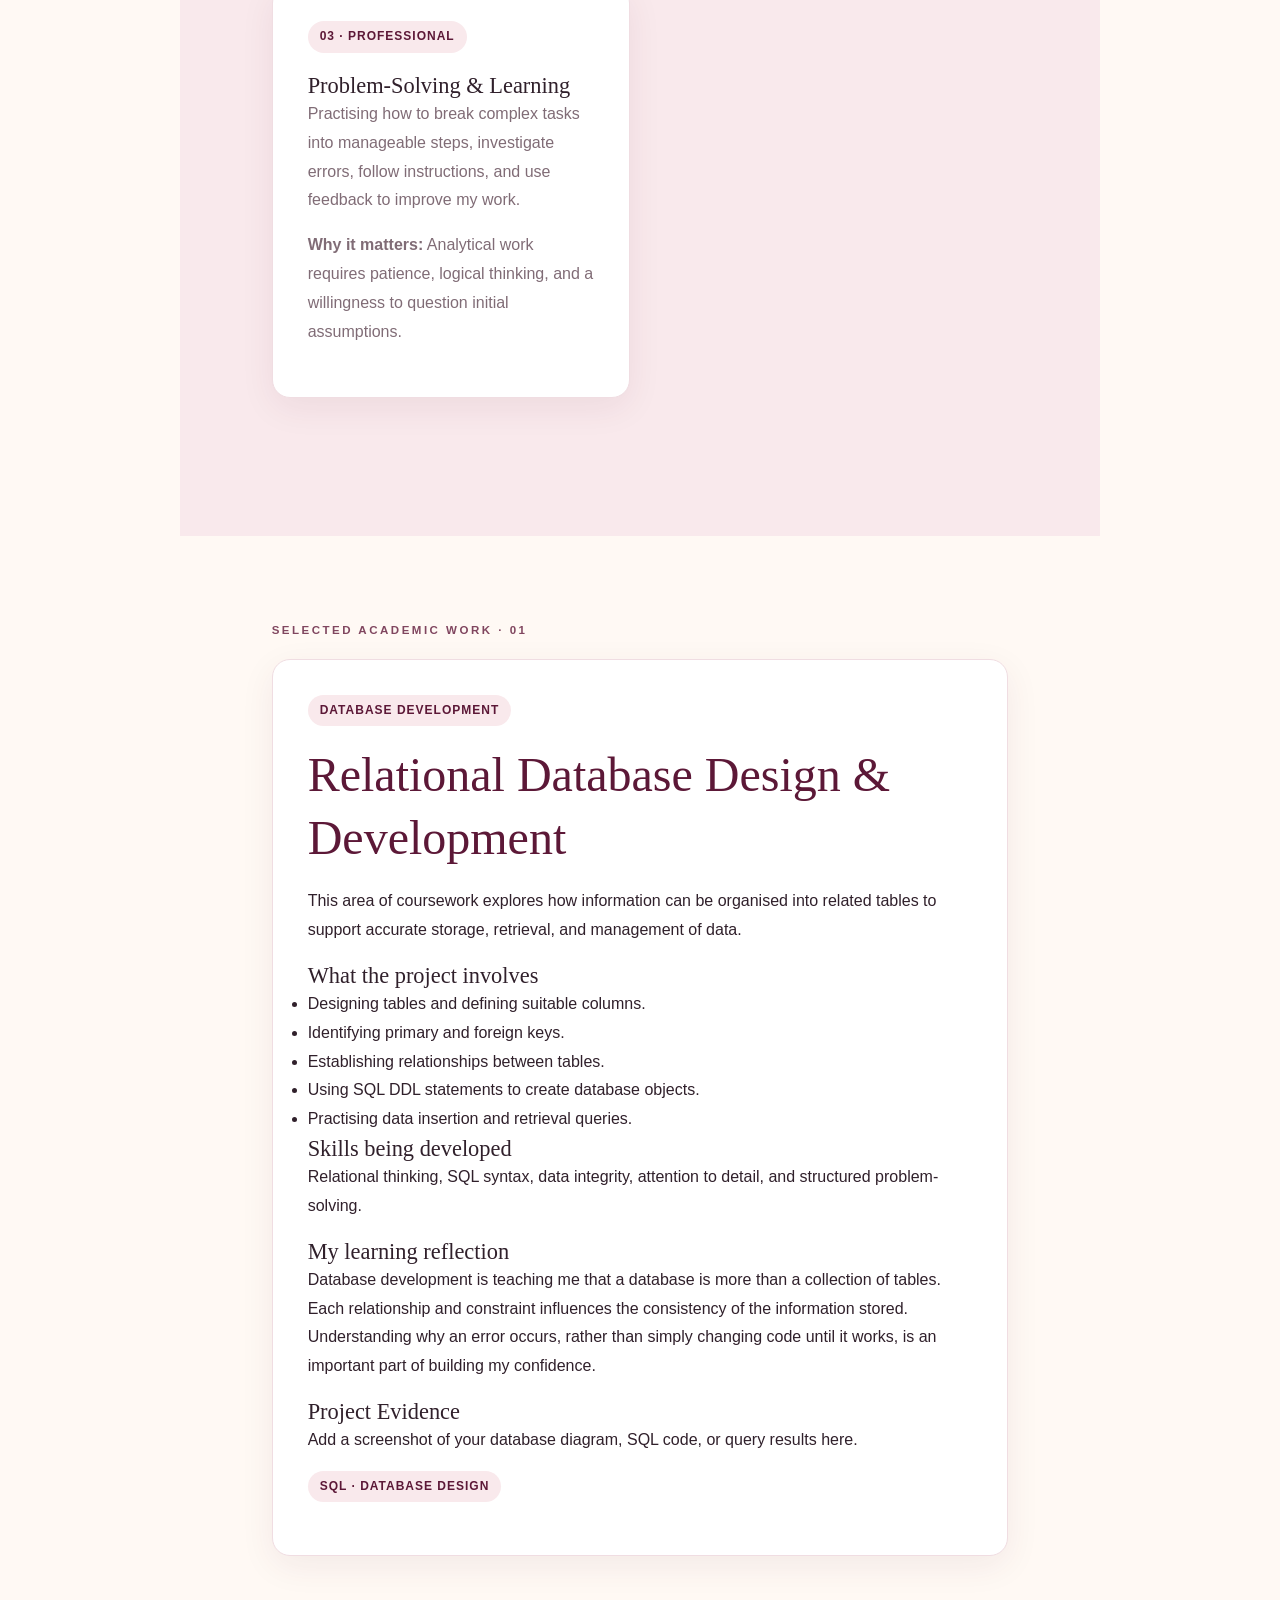
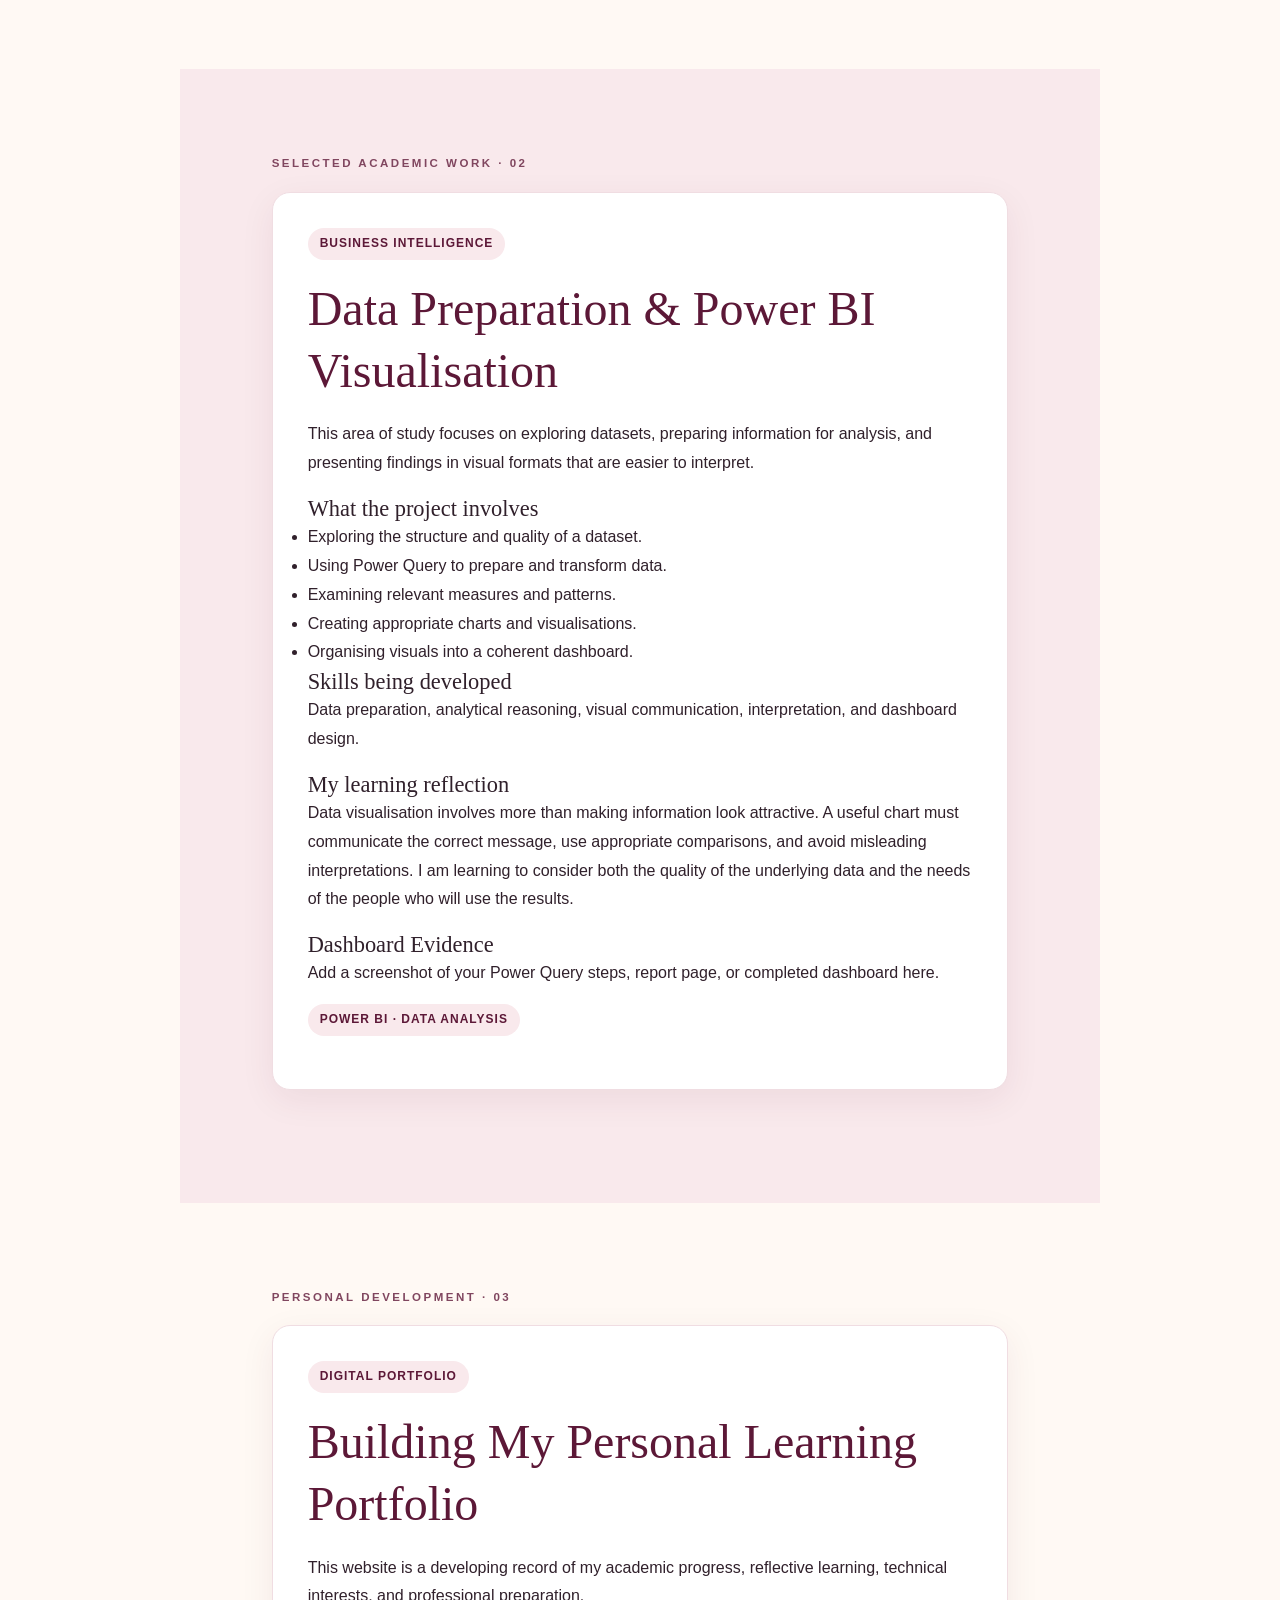
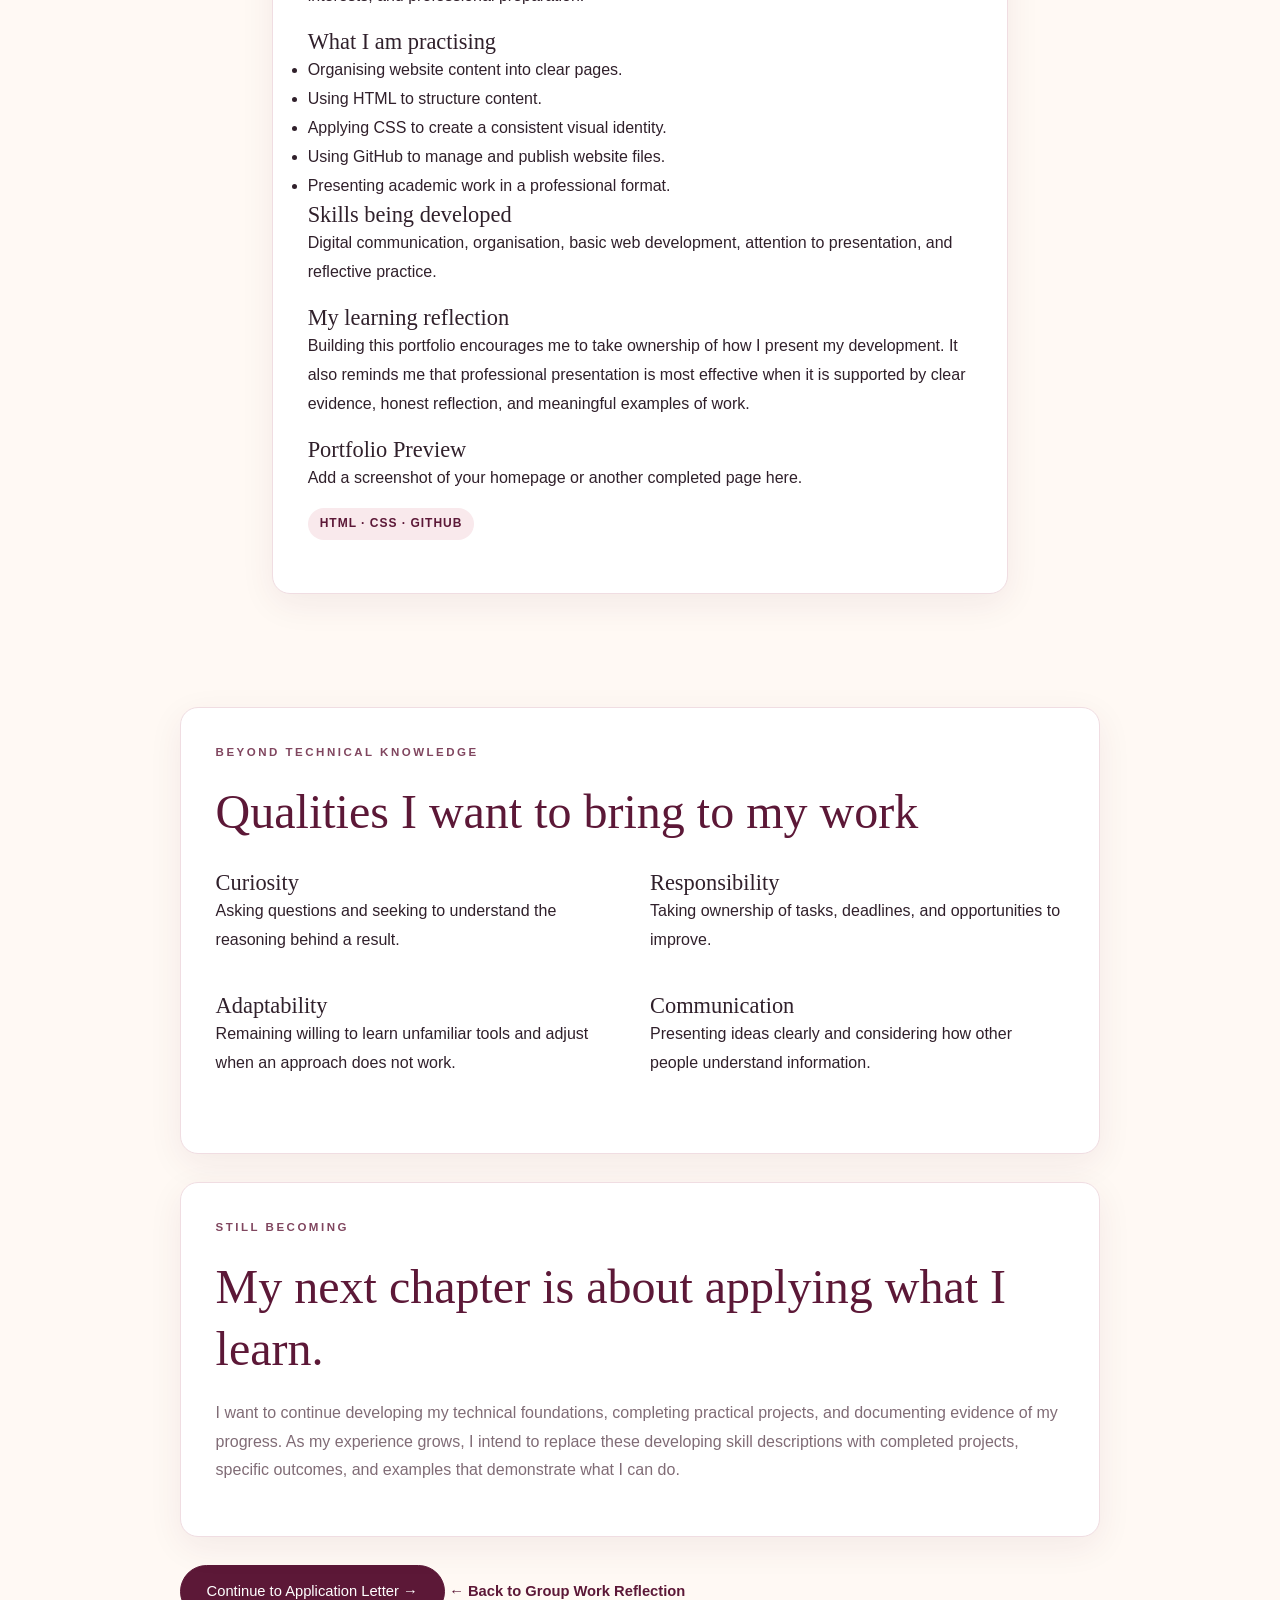
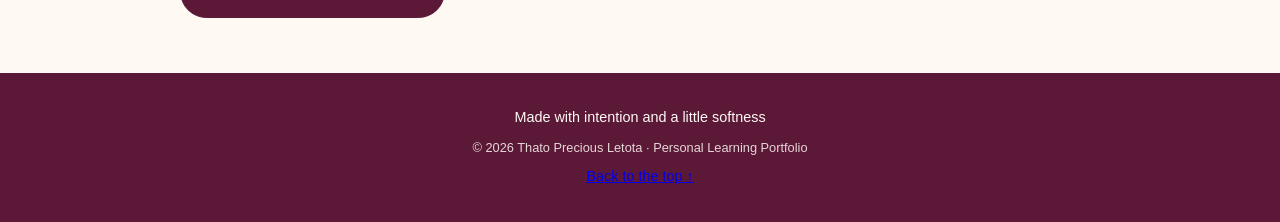
<file: projects.html>
<!DOCTYPE html>
<html lang="en">
<head>
    <meta charset="UTF-8">
    <meta name="viewport" content="width=device-width, initial-scale=1.0">

    <meta name="description" content="Explore Thato Precious Letota's developing skills, academic projects, and learning journey in Business Intelligence and Data Analytics.">
    <meta name="author" content="Thato Precious Letota">
    <meta name="theme-color" content="#F9E9EC">

    <title>Skills & Projects | Thato Precious Letota</title>

    <link rel="stylesheet" href="style.css">
</head>

<body id="top">

    <!-- NAVIGATION -->
    <header class="site-header">
        <nav class="navbar">
            <a href="index.html" class="logo">Thato <span>♡</span></a>

            <div class="nav-links">
                <a href="index.html">Home</a>
                <a href="about.html">About</a>
                <a href="cv.html">CV</a>
                <a href="blog.html">Reflections</a>
                <a href="group-reflection.html">Group Work</a>
                <a href="projects.html" aria-current="page">Projects</a>
                <a href="application.html">Application</a>
                <a href="email.html">Email</a>
                <a href="resources.html">Study Resources</a>
            </div>
        </nav>
    </header>


    <main>

        <!-- PAGE INTRODUCTION -->
        <section class="page-banner">
            <p class="eyebrow">Curiosity in practice ♡</p>

            <h1>Skills & Projects</h1>

            <p>
                A growing collection of my academic work, technical
                development, and the lessons I am discovering along
                the way.
            </p>
        </section>


        <section class="page-content">

            <!-- INTRODUCTION -->
            <section class="content-card">
                <p class="eyebrow">My approach to learning</p>

                <h2>Learning by doing, improving by reflecting.</h2>

                <p>
                    As a first-year Business Intelligence and Data
                    Analytics student, I am developing the technical
                    foundations needed to turn information into
                    meaningful insights. My learning journey involves
                    understanding how data is organised, how tools
                    can be used to analyse it, and how findings can
                    be communicated clearly.
                </p>

                <p>
                    This page presents selected areas of development
                    and academic project work. Rather than presenting
                    myself as an expert, I want to demonstrate curiosity,
                    growing competence, and a willingness to learn
                    from practical challenges.
                </p>
            </section>


            <!-- SKILLS -->
            <section class="content-section">

                <p class="eyebrow">What I am developing</p>

                <h2>My developing skill set</h2>

                <div class="skills-grid">

                    <div class="content-card">
                        <span class="document-label">01 · Technical</span>

                        <h3>Database Design & SQL</h3>

                        <p>
                            Learning how to structure relational
                            databases, define tables, establish
                            relationships, apply constraints, and
                            retrieve information using SQL queries.
                        </p>

                        <p>
                            <strong>Why it matters:</strong>
                            Reliable analysis begins with well-organised
                            and appropriately structured data.
                        </p>
                    </div>


                    <div class="content-card">
                        <span class="document-label">02 · Analytical</span>

                        <h3>Data Analysis & Visualisation</h3>

                        <p>
                            Developing an understanding of how data
                            can be explored, cleaned, interpreted,
                            and presented through tables, charts,
                            and dashboards.
                        </p>

                        <p>
                            <strong>Why it matters:</strong>
                            Clear visual communication can help
                            people identify patterns and make
                            better-informed decisions.
                        </p>
                    </div>


                    <div class="content-card">
                        <span class="document-label">03 · Professional</span>

                        <h3>Problem-Solving & Learning</h3>

                        <p>
                            Practising how to break complex tasks
                            into manageable steps, investigate
                            errors, follow instructions, and use
                            feedback to improve my work.
                        </p>

                        <p>
                            <strong>Why it matters:</strong>
                            Analytical work requires patience,
                            logical thinking, and a willingness
                            to question initial assumptions.
                        </p>
                    </div>

                </div>
            </section>


            <!-- PROJECT ONE -->
            <section class="content-section">

                <p class="eyebrow">Selected academic work · 01</p>

                <div class="project-card">

                    <div class="project-card-content">

                        <span class="document-label">
                            DATABASE DEVELOPMENT
                        </span>

                        <h2>Relational Database Design & Development</h2>

                        <p>
                            This area of coursework explores how
                            information can be organised into related
                            tables to support accurate storage,
                            retrieval, and management of data.
                        </p>

                        <h3>What the project involves</h3>

                        <ul>
                            <li>Designing tables and defining suitable columns.</li>
                            <li>Identifying primary and foreign keys.</li>
                            <li>Establishing relationships between tables.</li>
                            <li>Using SQL DDL statements to create database objects.</li>
                            <li>Practising data insertion and retrieval queries.</li>
                        </ul>

                        <h3>Skills being developed</h3>

                        <p>
                            Relational thinking, SQL syntax, data
                            integrity, attention to detail, and
                            structured problem-solving.
                        </p>

                        <h3>My learning reflection</h3>

                        <p>
                            Database development is teaching me that
                            a database is more than a collection of
                            tables. Each relationship and constraint
                            influences the consistency of the
                            information stored. Understanding why
                            an error occurs, rather than simply
                            changing code until it works, is an
                            important part of building my confidence.
                        </p>

                    </div>

                    <div class="project-visual">
                        <div class="project-placeholder">
                            <span class="placeholder-icon"></span>

                            <h3>Project Evidence</h3>

                            <p>
                                Add a screenshot of your database
                                diagram, SQL code, or query results here.
                            </p>

                            <span class="document-label">
                                SQL · DATABASE DESIGN
                            </span>
                        </div>
                    </div>

                </div>
            </section>


            <!-- PROJECT TWO -->
            <section class="content-section">

                <p class="eyebrow">Selected academic work · 02</p>

                <div class="project-card">

                    <div class="project-card-content">

                        <span class="document-label">
                            BUSINESS INTELLIGENCE
                        </span>

                        <h2>Data Preparation & Power BI Visualisation</h2>

                        <p>
                            This area of study focuses on exploring
                            datasets, preparing information for
                            analysis, and presenting findings in
                            visual formats that are easier to interpret.
                        </p>

                        <h3>What the project involves</h3>

                        <ul>
                            <li>Exploring the structure and quality of a dataset.</li>
                            <li>Using Power Query to prepare and transform data.</li>
                            <li>Examining relevant measures and patterns.</li>
                            <li>Creating appropriate charts and visualisations.</li>
                            <li>Organising visuals into a coherent dashboard.</li>
                        </ul>

                        <h3>Skills being developed</h3>

                        <p>
                            Data preparation, analytical reasoning,
                            visual communication, interpretation,
                            and dashboard design.
                        </p>

                        <h3>My learning reflection</h3>

                        <p>
                            Data visualisation involves more than
                            making information look attractive.
                            A useful chart must communicate the
                            correct message, use appropriate
                            comparisons, and avoid misleading
                            interpretations. I am learning to
                            consider both the quality of the
                            underlying data and the needs of
                            the people who will use the results.
                        </p>

                    </div>

                    <div class="project-visual">
                        <div class="project-placeholder">
                            <span class="placeholder-icon"></span>

                            <h3>Dashboard Evidence</h3>

                            <p>
                                Add a screenshot of your Power Query
                                steps, report page, or completed
                                dashboard here.
                            </p>

                            <span class="document-label">
                                POWER BI · DATA ANALYSIS
                            </span>
                        </div>
                    </div>

                </div>
            </section>


            <!-- PROJECT THREE -->
            <section class="content-section">

                <p class="eyebrow">Personal development · 03</p>

                <div class="project-card">

                    <div class="project-card-content">

                        <span class="document-label">
                            DIGITAL PORTFOLIO
                        </span>

                        <h2>Building My Personal Learning Portfolio</h2>

                        <p>
                            This website is a developing record of
                            my academic progress, reflective learning,
                            technical interests, and professional
                            preparation.
                        </p>

                        <h3>What I am practising</h3>

                        <ul>
                            <li>Organising website content into clear pages.</li>
                            <li>Using HTML to structure content.</li>
                            <li>Applying CSS to create a consistent visual identity.</li>
                            <li>Using GitHub to manage and publish website files.</li>
                            <li>Presenting academic work in a professional format.</li>
                        </ul>

                        <h3>Skills being developed</h3>

                        <p>
                            Digital communication, organisation,
                            basic web development, attention to
                            presentation, and reflective practice.
                        </p>

                        <h3>My learning reflection</h3>

                        <p>
                            Building this portfolio encourages me
                            to take ownership of how I present my
                            development. It also reminds me that
                            professional presentation is most
                            effective when it is supported by
                            clear evidence, honest reflection,
                            and meaningful examples of work.
                        </p>

                    </div>

                    <div class="project-visual">
                        <div class="project-placeholder">
                            <span class="placeholder-icon"></span>

                            <h3>Portfolio Preview</h3>

                            <p>
                                Add a screenshot of your homepage
                                or another completed page here.
                            </p>

                            <span class="document-label">
                                HTML · CSS · GITHUB
                            </span>
                        </div>
                    </div>

                </div>
            </section>


            <!-- PROFESSIONAL SKILLS -->
            <section class="content-card">

                <p class="eyebrow">Beyond technical knowledge</p>

                <h2>Qualities I want to bring to my work</h2>

                <div class="quality-grid">

                    <div>
                        <h3>Curiosity</h3>
                        <p>
                            Asking questions and seeking to understand
                            the reasoning behind a result.
                        </p>
                    </div>

                    <div>
                        <h3>Responsibility</h3>
                        <p>
                            Taking ownership of tasks, deadlines,
                            and opportunities to improve.
                        </p>
                    </div>

                    <div>
                        <h3>Adaptability</h3>
                        <p>
                            Remaining willing to learn unfamiliar
                            tools and adjust when an approach
                            does not work.
                        </p>
                    </div>

                    <div>
                        <h3>Communication</h3>
                        <p>
                            Presenting ideas clearly and considering
                            how other people understand information.
                        </p>
                    </div>

                </div>

            </section>


            <!-- FUTURE DIRECTION -->
            <section class="reflection-card">

                <p class="eyebrow">Still becoming</p>

                <h2>My next chapter is about applying what I learn.</h2>

                <p>
                    I want to continue developing my technical
                    foundations, completing practical projects,
                    and documenting evidence of my progress.
                    As my experience grows, I intend to replace
                    these developing skill descriptions with
                    completed projects, specific outcomes, and
                    examples that demonstrate what I can do.
                </p>

            </section>


            <!-- NAVIGATION -->
            <div class="page-bottom-link">

                <a href="application.html" class="button button-primary">
                    Continue to Application Letter →
                </a>

                <a href="group-reflection.html" class="text-link">
                    ← Back to Group Work Reflection
                </a>

            </div>

        </section>

    </main>


    <!-- FOOTER -->
    <footer class="site-footer">

        <p>Made with intention and a little softness</p>

        <p>
            © 2026 Thato Precious Letota · Personal Learning Portfolio
        </p>

        <a href="#top">Back to the top ↑</a>

    </footer>

</body>
</html>
</file>
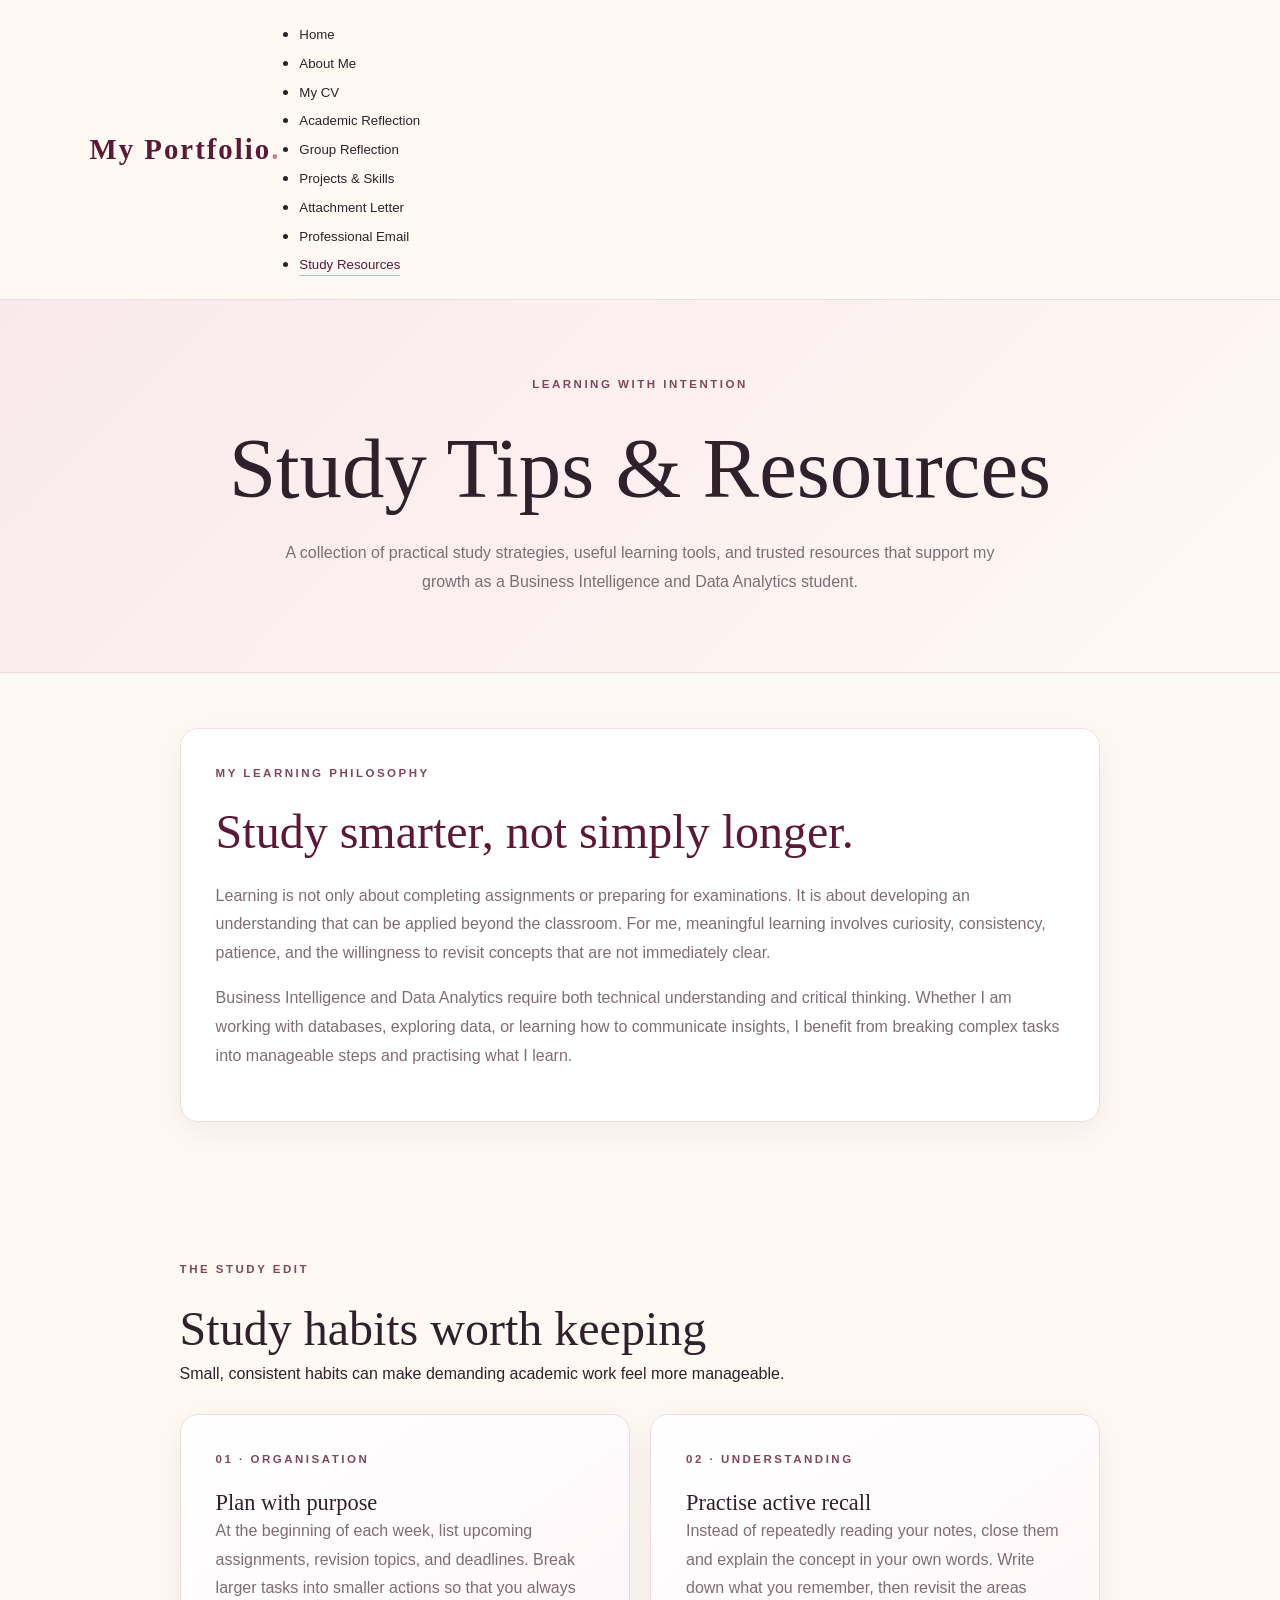
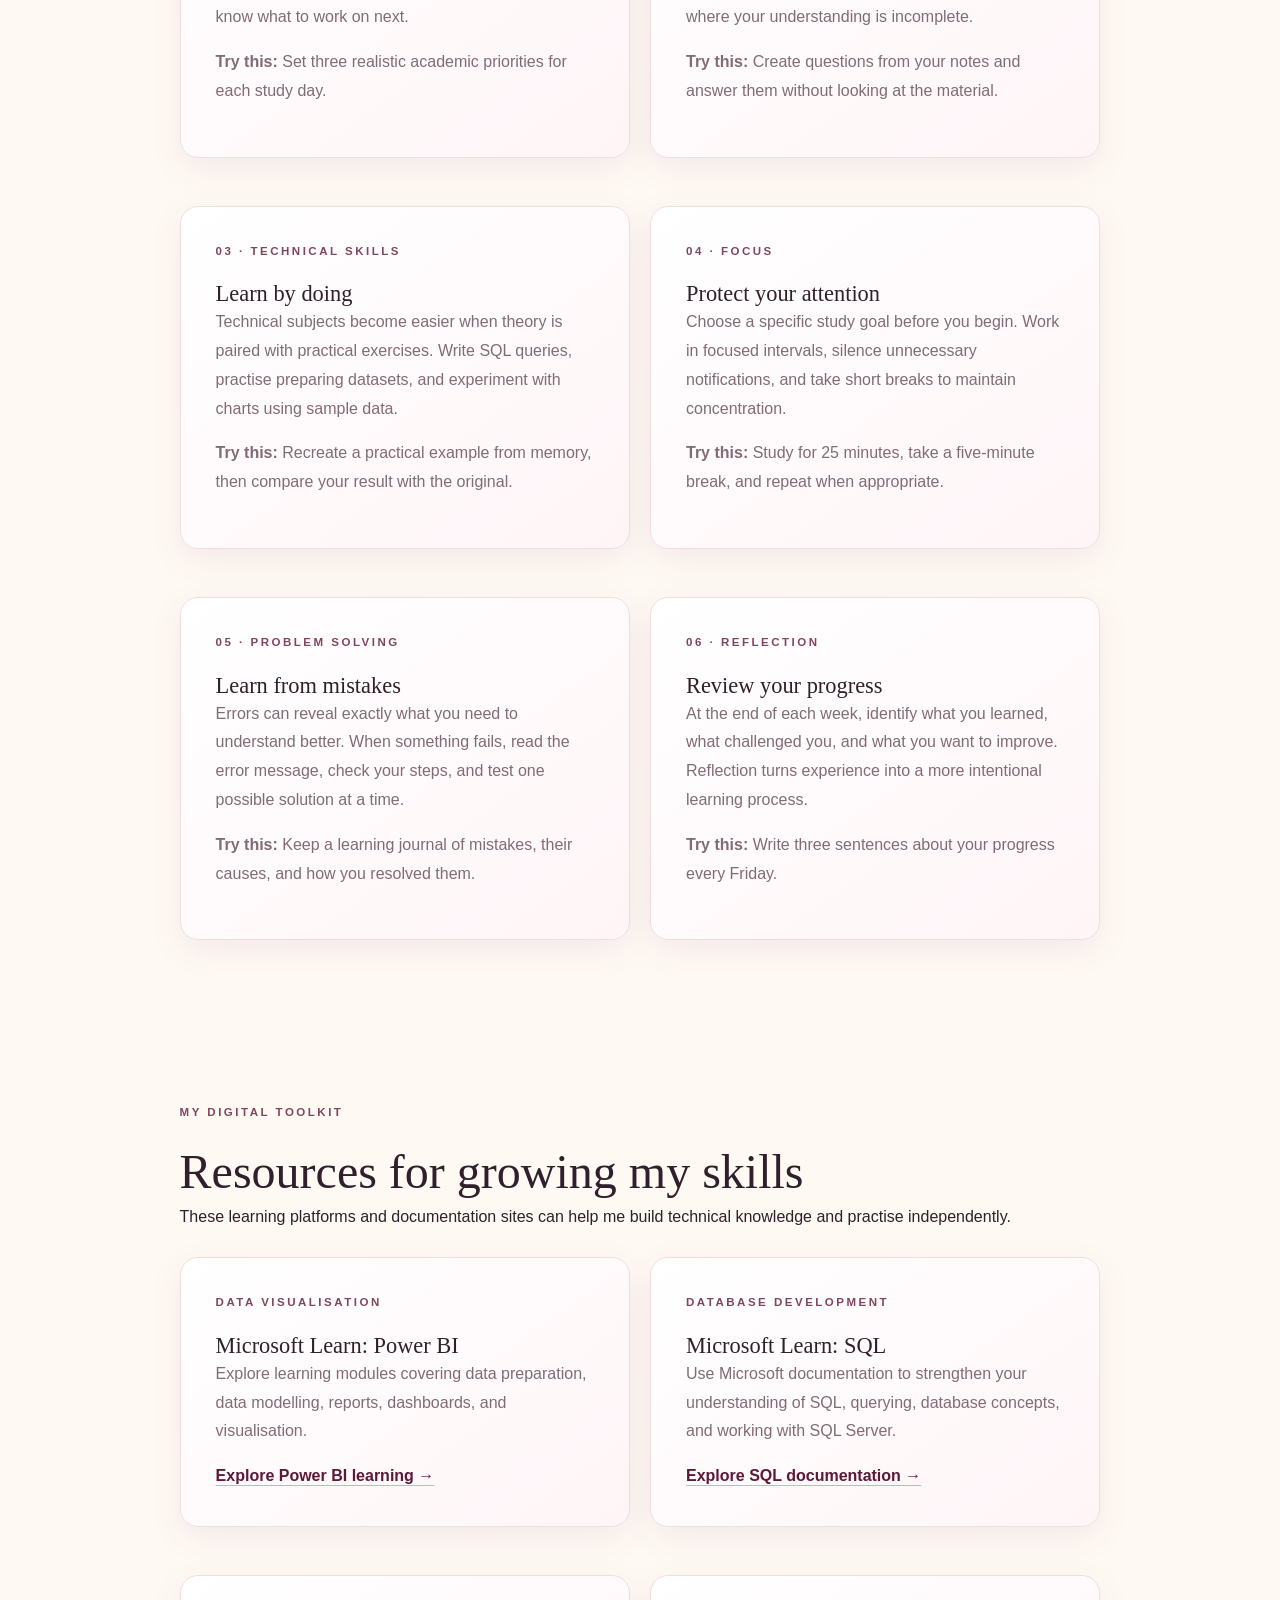
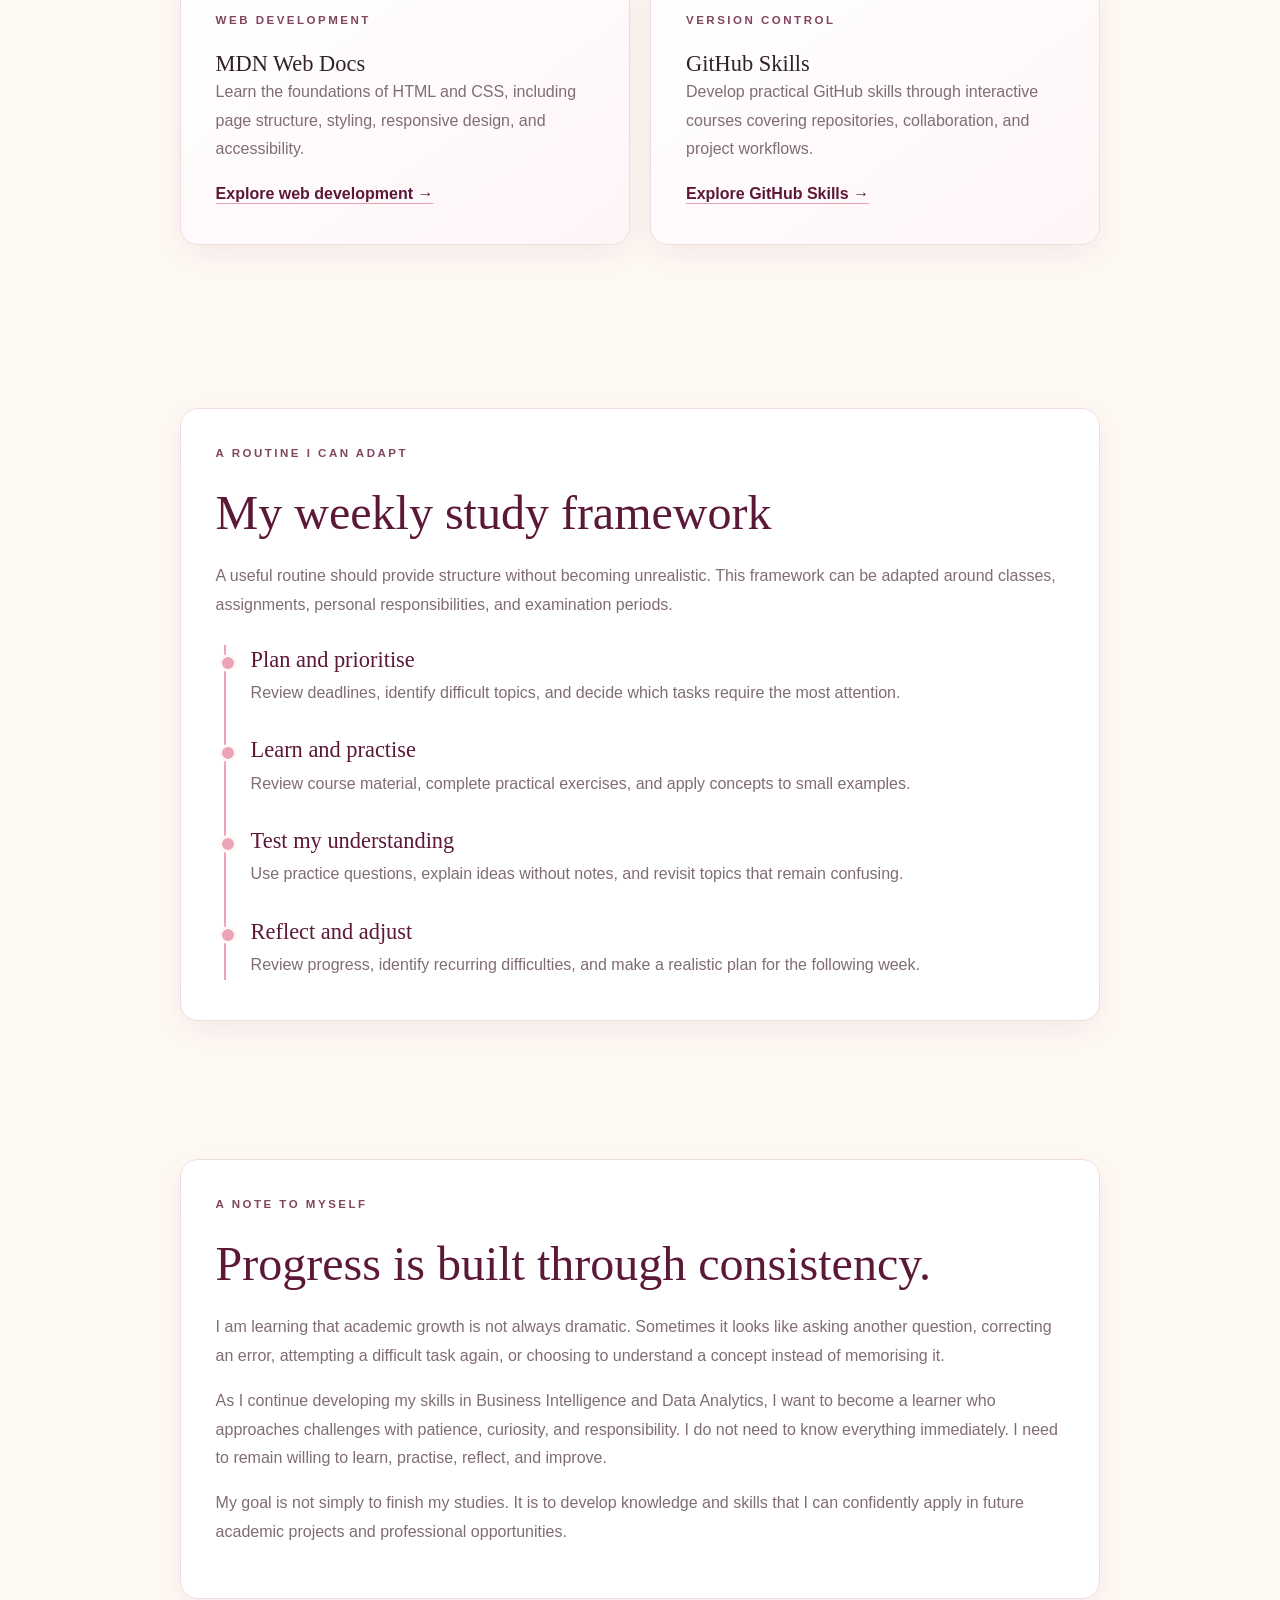
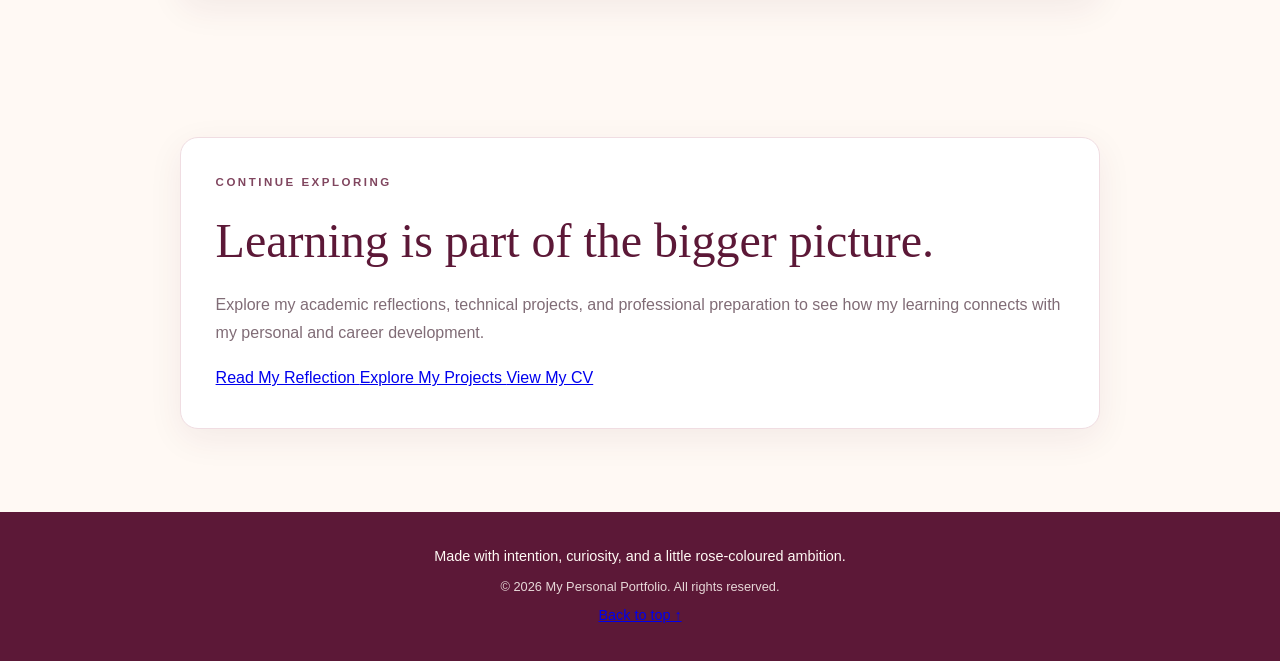
<file: resources.html>
<!DOCTYPE html>
<html lang="en">
<head>
    <meta charset="UTF-8">
    <meta name="viewport" content="width=device-width, initial-scale=1.0">
    <meta name="description" content="Study strategies, learning resources, and practical tools for Business Intelligence and Data Analytics.">
    <title>Study Tips & Resources | My Personal Portfolio</title>
    <link rel="stylesheet" href="style.css">
</head>

<body id="top">

    <!-- Navigation -->
    <header class="site-header">
        <nav class="navbar" aria-label="Main navigation">
            <a href="index.html" class="logo">My Portfolio<span>.</span></a>

            <ul class="nav-links">
                <li><a href="index.html">Home</a></li>
                <li><a href="about.html">About Me</a></li>
                <li><a href="cv.html">My CV</a></li>
                <li><a href="blog.html">Academic Reflection</a></li>
                <li><a href="group-reflection.html">Group Reflection</a></li>
                <li><a href="projects.html">Projects & Skills</a></li>
                <li><a href="application.html">Attachment Letter</a></li>
                <li><a href="email.html">Professional Email</a></li>
                <li><a href="resources.html" aria-current="page">Study Resources</a></li>
            </ul>
        </nav>
    </header>

    <main>

        <!-- Page Introduction -->
        <section class="page-banner">
            <p class="eyebrow">Learning with Intention</p>
            <h1>Study Tips & Resources</h1>
            <p>
                A collection of practical study strategies, useful learning tools,
                and trusted resources that support my growth as a Business Intelligence
                and Data Analytics student.
            </p>
        </section>

        <!-- Introduction -->
        <section class="page-content">
            <div class="content-card">
                <p class="eyebrow">My Learning Philosophy</p>
                <h2>Study smarter, not simply longer.</h2>

                <p>
                    Learning is not only about completing assignments or preparing
                    for examinations. It is about developing an understanding that
                    can be applied beyond the classroom. For me, meaningful learning
                    involves curiosity, consistency, patience, and the willingness
                    to revisit concepts that are not immediately clear.
                </p>

                <p>
                    Business Intelligence and Data Analytics require both technical
                    understanding and critical thinking. Whether I am working with
                    databases, exploring data, or learning how to communicate insights,
                    I benefit from breaking complex tasks into manageable steps and
                    practising what I learn.
                </p>
            </div>
        </section>

        <!-- Study Tips -->
        <section class="page-content">
            <div class="section-heading">
                <p class="eyebrow">The Study Edit</p>
                <h2>Study habits worth keeping</h2>
                <p>
                    Small, consistent habits can make demanding academic work
                    feel more manageable.
                </p>
            </div>

            <div class="resource-grid">

                <article class="resource-card">
                    <p class="eyebrow">01 · Organisation</p>
                    <h3>Plan with purpose</h3>
                    <p>
                        At the beginning of each week, list upcoming assignments,
                        revision topics, and deadlines. Break larger tasks into
                        smaller actions so that you always know what to work on next.
                    </p>
                    <p>
                        <strong>Try this:</strong> Set three realistic academic
                        priorities for each study day.
                    </p>
                </article>

                <article class="resource-card">
                    <p class="eyebrow">02 · Understanding</p>
                    <h3>Practise active recall</h3>
                    <p>
                        Instead of repeatedly reading your notes, close them and
                        explain the concept in your own words. Write down what you
                        remember, then revisit the areas where your understanding
                        is incomplete.
                    </p>
                    <p>
                        <strong>Try this:</strong> Create questions from your notes
                        and answer them without looking at the material.
                    </p>
                </article>

                <article class="resource-card">
                    <p class="eyebrow">03 · Technical Skills</p>
                    <h3>Learn by doing</h3>
                    <p>
                        Technical subjects become easier when theory is paired
                        with practical exercises. Write SQL queries, practise
                        preparing datasets, and experiment with charts using
                        sample data.
                    </p>
                    <p>
                        <strong>Try this:</strong> Recreate a practical example
                        from memory, then compare your result with the original.
                    </p>
                </article>

                <article class="resource-card">
                    <p class="eyebrow">04 · Focus</p>
                    <h3>Protect your attention</h3>
                    <p>
                        Choose a specific study goal before you begin. Work in
                        focused intervals, silence unnecessary notifications,
                        and take short breaks to maintain concentration.
                    </p>
                    <p>
                        <strong>Try this:</strong> Study for 25 minutes, take a
                        five-minute break, and repeat when appropriate.
                    </p>
                </article>

                <article class="resource-card">
                    <p class="eyebrow">05 · Problem Solving</p>
                    <h3>Learn from mistakes</h3>
                    <p>
                        Errors can reveal exactly what you need to understand
                        better. When something fails, read the error message,
                        check your steps, and test one possible solution at a time.
                    </p>
                    <p>
                        <strong>Try this:</strong> Keep a learning journal of
                        mistakes, their causes, and how you resolved them.
                    </p>
                </article>

                <article class="resource-card">
                    <p class="eyebrow">06 · Reflection</p>
                    <h3>Review your progress</h3>
                    <p>
                        At the end of each week, identify what you learned,
                        what challenged you, and what you want to improve.
                        Reflection turns experience into a more intentional
                        learning process.
                    </p>
                    <p>
                        <strong>Try this:</strong> Write three sentences about
                        your progress every Friday.
                    </p>
                </article>

            </div>
        </section>

        <!-- Digital Resources -->
        <section class="page-content">
            <div class="section-heading">
                <p class="eyebrow">My Digital Toolkit</p>
                <h2>Resources for growing my skills</h2>
                <p>
                    These learning platforms and documentation sites can help
                    me build technical knowledge and practise independently.
                </p>
            </div>

            <div class="resource-grid">

                <article class="resource-card">
                    <p class="eyebrow">Data Visualisation</p>
                    <h3>Microsoft Learn: Power BI</h3>
                    <p>
                        Explore learning modules covering data preparation,
                        data modelling, reports, dashboards, and visualisation.
                    </p>
                    <a
                        class="resource-link"
                        href="https://learn.microsoft.com/en-us/training/powerplatform/power-bi/"
                        target="_blank"
                        rel="noopener noreferrer">
                        Explore Power BI learning →
                    </a>
                </article>

                <article class="resource-card">
                    <p class="eyebrow">Database Development</p>
                    <h3>Microsoft Learn: SQL</h3>
                    <p>
                        Use Microsoft documentation to strengthen your
                        understanding of SQL, querying, database concepts,
                        and working with SQL Server.
                    </p>
                    <a
                        class="resource-link"
                        href="https://learn.microsoft.com/en-us/sql/"
                        target="_blank"
                        rel="noopener noreferrer">
                        Explore SQL documentation →
                    </a>
                </article>

                <article class="resource-card">
                    <p class="eyebrow">Web Development</p>
                    <h3>MDN Web Docs</h3>
                    <p>
                        Learn the foundations of HTML and CSS, including
                        page structure, styling, responsive design, and
                        accessibility.
                    </p>
                    <a
                        class="resource-link"
                        href="https://developer.mozilla.org/en-US/docs/Learn_web_development"
                        target="_blank"
                        rel="noopener noreferrer">
                        Explore web development →
                    </a>
                </article>

                <article class="resource-card">
                    <p class="eyebrow">Version Control</p>
                    <h3>GitHub Skills</h3>
                    <p>
                        Develop practical GitHub skills through interactive
                        courses covering repositories, collaboration, and
                        project workflows.
                    </p>
                    <a
                        class="resource-link"
                        href="https://skills.github.com/"
                        target="_blank"
                        rel="noopener noreferrer">
                        Explore GitHub Skills →
                    </a>
                </article>

            </div>
        </section>

        <!-- Personal Study Routine -->
        <section class="page-content">
            <div class="content-card">
                <p class="eyebrow">A Routine I Can Adapt</p>
                <h2>My weekly study framework</h2>

                <p>
                    A useful routine should provide structure without becoming
                    unrealistic. This framework can be adapted around classes,
                    assignments, personal responsibilities, and examination periods.
                </p>

                <div class="timeline">

                    <div class="timeline-item">
                        <h3>Plan and prioritise</h3>
                        <p>
                            Review deadlines, identify difficult topics, and
                            decide which tasks require the most attention.
                        </p>
                    </div>

                    <div class="timeline-item">
                        <h3>Learn and practise</h3>
                        <p>
                            Review course material, complete practical exercises,
                            and apply concepts to small examples.
                        </p>
                    </div>

                    <div class="timeline-item">
                        <h3>Test my understanding</h3>
                        <p>
                            Use practice questions, explain ideas without notes,
                            and revisit topics that remain confusing.
                        </p>
                    </div>

                    <div class="timeline-item">
                        <h3>Reflect and adjust</h3>
                        <p>
                            Review progress, identify recurring difficulties,
                            and make a realistic plan for the following week.
                        </p>
                    </div>

                </div>
            </div>
        </section>

        <!-- Reflection -->
        <section class="page-content">
            <div class="reflection-card">
                <p class="eyebrow">A Note to Myself</p>
                <h2>Progress is built through consistency.</h2>

                <p>
                    I am learning that academic growth is not always dramatic.
                    Sometimes it looks like asking another question, correcting
                    an error, attempting a difficult task again, or choosing to
                    understand a concept instead of memorising it.
                </p>

                <p>
                    As I continue developing my skills in Business Intelligence
                    and Data Analytics, I want to become a learner who approaches
                    challenges with patience, curiosity, and responsibility.
                    I do not need to know everything immediately. I need to
                    remain willing to learn, practise, reflect, and improve.
                </p>

                <p>
                    My goal is not simply to finish my studies. It is to develop
                    knowledge and skills that I can confidently apply in future
                    academic projects and professional opportunities.
                </p>
            </div>
        </section>

        <!-- Navigation to Other Pages -->
        <section class="page-content">
            <div class="content-card">
                <p class="eyebrow">Continue Exploring</p>
                <h2>Learning is part of the bigger picture.</h2>

                <p>
                    Explore my academic reflections, technical projects,
                    and professional preparation to see how my learning
                    connects with my personal and career development.
                </p>

                <div class="button-group">
                    <a class="btn btn-primary" href="blog.html">
                        Read My Reflection
                    </a>

                    <a class="btn btn-secondary" href="projects.html">
                        Explore My Projects
                    </a>

                    <a class="btn btn-secondary" href="cv.html">
                        View My CV
                    </a>
                </div>
            </div>
        </section>

    </main>

    <!-- Footer -->
    <footer class="site-footer">
        <p>Made with intention, curiosity, and a little rose-coloured ambition.</p>
        <p>&copy; 2026 My Personal Portfolio. All rights reserved.</p>
        <a href="#top">Back to top ↑</a>
    </footer>

</body>
</html>
</file>
<file: style.css>
/* ==================================================
   THATO PRECIOUS LETOTA | PERSONAL PORTFOLIO
   Design: Feminine • Elegant • Editorial • Professional
   Palette: Blush • Cream • Rose • Plum
================================================== */


/* 1. COLOUR PALETTE AND GLOBAL SETTINGS */

:root {
    --blush: #F9E9EC;
    --cream: #FFF9F4;
    --rose: #EAA4B5;
    --rose-dark: #C77993;
    --plum: #5C1837;
    --plum-light: #80465F;
    --ink: #30202B;
    --muted: #806C76;
    --white: #FFFFFF;
    --border: #F0DDE2;
    --shadow: 0 10px 35px rgba(92, 24, 55, 0.07);
}

* {
    margin: 0;
    padding: 0;
    box-sizing: border-box;
    scroll-behavior: smooth;
}

html {
    scroll-padding-top: 100px;
}

body {
    background-color: var(--cream);
    color: var(--ink);
    font-family: "Trebuchet MS", Arial, sans-serif;
    font-size: 16px;
    line-height: 1.8;
    overflow-wrap: break-word;
}

img {
    max-width: 100%;
    height: auto;
    display: block;
}

a {
    transition: color 0.25s ease,
                background-color 0.25s ease,
                transform 0.25s ease;
}

a:focus-visible,
button:focus-visible {
    outline: 3px solid var(--rose-dark);
    outline-offset: 4px;
}

::selection {
    background: var(--rose);
    color: var(--plum);
}


/* 2. HEADER AND NAVIGATION */

header {
    display: flex;
    justify-content: space-between;
    align-items: center;
    gap: 24px;
    padding: 20px 7%;
    background: rgba(255, 249, 244, 0.97);
    border-bottom: 1px solid var(--border);
    position: sticky;
    top: 0;
    z-index: 100;
}

.logo {
    flex-shrink: 0;
    color: var(--plum);
    font-family: Georgia, "Times New Roman", serif;
    font-size: 1.8rem;
    font-weight: bold;
    letter-spacing: 2px;
    text-decoration: none;
}

.logo span {
    color: var(--rose-dark);
}

nav {
    display: flex;
    flex-wrap: wrap;
    align-items: center;
    justify-content: flex-end;
    gap: 8px 19px;
}

nav a {
    color: var(--ink);
    font-size: 0.83rem;
    text-decoration: none;
}

nav a:hover,
nav a[aria-current="page"] {
    color: var(--plum);
    text-decoration: underline;
    text-decoration-color: var(--rose);
    text-underline-offset: 6px;
}


/* 3. TYPOGRAPHY */

h1,
h2,
h3,
h4 {
    font-family: Georgia, "Times New Roman", serif;
    font-weight: normal;
    line-height: 1.3;
}

h1 {
    font-size: clamp(2.7rem, 7vw, 5.3rem);
}

h2 {
    font-size: clamp(2rem, 4vw, 3rem);
}

h3 {
    font-size: 1.4rem;
}

p {
    margin-bottom: 16px;
}

.eyebrow {
    color: var(--plum-light);
    font-family: "Trebuchet MS", Arial, sans-serif;
    font-size: 0.72rem;
    font-weight: bold;
    letter-spacing: 2.5px;
    line-height: 1.7;
    margin-bottom: 18px;
    text-transform: uppercase;
}


/* 4. HOMEPAGE HERO SECTION */

.hero {
    position: relative;
    display: flex;
    flex-direction: column;
    justify-content: center;
    align-items: flex-start;
    min-height: 82vh;
    padding: 100px 10%;
    overflow: hidden;
    background:
        radial-gradient(
            circle at 88% 18%,
            rgba(234, 164, 181, 0.42),
            transparent 28%
        ),
        linear-gradient(135deg, var(--cream), var(--blush));
}

.hero h1 {
    position: relative;
    z-index: 1;
    max-width: 850px;
    color: var(--ink);
    margin-bottom: 24px;
}

.hero h1 span {
    color: var(--plum);
    font-style: italic;
}

.intro {
    position: relative;
    z-index: 1;
    max-width: 620px;
    color: var(--muted);
    font-size: 1.05rem;
    margin-bottom: 28px;
}

.hero::after {
    content: "♡";
    position: absolute;
    right: 8%;
    bottom: 6%;
    color: rgba(92, 24, 55, 0.08);
    font-family: Georgia, "Times New Roman", serif;
    font-size: clamp(8rem, 20vw, 15rem);
    line-height: 1;
    pointer-events: none;
}

.hero-actions {
    position: relative;
    z-index: 2;
    display: flex;
    align-items: center;
    flex-wrap: wrap;
    gap: 18px 25px;
}

.signature {
    color: var(--plum);
    font-family: Georgia, "Times New Roman", serif;
    font-style: italic;
    margin-top: 30px;
}

.hero-note {
    position: absolute;
    right: 10%;
    top: 52%;
    color: var(--plum);
    font-family: Georgia, "Times New Roman", serif;
    font-size: 1rem;
    font-style: italic;
    transform: rotate(-8deg);
    opacity: 0.75;
}


/* 5. BUTTONS AND TEXT LINKS */

.button {
    display: inline-block;
    padding: 12px 26px;
    background: var(--plum);
    color: var(--white);
    border: 1px solid var(--plum);
    border-radius: 30px;
    font-size: 0.92rem;
    text-align: center;
    text-decoration: none;
}

.button:hover {
    background: var(--rose);
    border-color: var(--rose);
    color: var(--ink);
    transform: translateY(-3px);
}

.text-link,
.card-link {
    color: var(--plum);
    font-size: 0.92rem;
    font-weight: bold;
    text-decoration: none;
}

.text-link:hover,
.card-link:hover {
    color: var(--rose-dark);
}


/* 6. GENERAL CONTENT SECTIONS */

.content-section {
    max-width: 1200px;
    margin: 0 auto;
    padding: 85px 10%;
}

.content-section h2 {
    color: var(--plum);
    margin-bottom: 22px;
}

.content-section h2 span {
    color: var(--rose-dark);
}

.content-section > p:not(.eyebrow) {
    max-width: 780px;
    color: var(--muted);
}

.content-section > .button {
    margin-top: 12px;
}

.content-section:nth-of-type(even) {
    background-color: var(--blush);
}


/* 7. HOMEPAGE CARDS */

.home-card-grid {
    display: grid;
    grid-template-columns: repeat(3, minmax(0, 1fr));
    gap: 22px;
    margin: 32px 0;
}

.home-card {
    min-width: 0;
    padding: 27px;
    background: var(--white);
    border: 1px solid var(--border);
    border-radius: 18px;
    box-shadow: var(--shadow);
    transition: transform 0.25s ease,
                box-shadow 0.25s ease;
}

.home-card:hover {
    transform: translateY(-5px);
    box-shadow: 0 16px 38px rgba(92, 24, 55, 0.12);
}

.home-card h3 {
    color: var(--plum);
    margin-bottom: 12px;
}

.home-card p {
    color: var(--muted);
    font-size: 0.93rem;
}

.home-card .card-number {
    color: var(--rose-dark);
    font-size: 0.7rem;
    font-weight: bold;
    letter-spacing: 1.5px;
}


/* 8. INNER PAGE BANNERS */

.page-banner {
    padding: 75px 8%;
    text-align: center;
    background: linear-gradient(135deg, var(--blush), var(--cream));
    border-bottom: 1px solid var(--border);
}

.page-banner h1 {
    color: var(--ink);
    margin-bottom: 16px;
}

.page-banner h1 span {
    color: var(--plum);
    font-style: italic;
}

.page-banner > p:not(.eyebrow) {
    max-width: 720px;
    margin: 0 auto;
    color: var(--muted);
}


/* 9. INNER PAGE LAYOUT */

.page-content {
    max-width: 1100px;
    margin: 0 auto;
    padding: 55px 7%;
}

.about-card,
.content-card,
.reflection-card,
.resource-card,
.project-card,
.letter-card,
.email-card,
.cv-card {
    position: relative;
    padding: 35px;
    margin-bottom: 28px;
    background: var(--white);
    border: 1px solid var(--border);
    border-radius: 18px;
    box-shadow: var(--shadow);
}

.about-card h2,
.content-card h2,
.reflection-card h2,
.resource-card h2,
.project-card h2,
.letter-card h2,
.email-card h2,
.cv-card h2 {
    color: var(--plum);
    margin-bottom: 18px;
}

.about-card > p:not(.eyebrow),
.content-card > p:not(.eyebrow),
.reflection-card > p:not(.eyebrow),
.resource-card > p:not(.eyebrow),
.project-card > p:not(.eyebrow),
.cv-card > p:not(.eyebrow) {
    color: var(--muted);
}

.about-decoration {
    position: absolute;
    top: 12px;
    right: 22px;
    color: var(--rose);
    font-family: Georgia, "Times New Roman", serif;
    font-size: 2.4rem;
}


/* 10. EDUCATION TIMELINE */

.timeline {
    margin: 25px 0 0 8px;
    padding-left: 25px;
    border-left: 2px solid var(--rose);
}

.timeline-item {
    position: relative;
    margin-bottom: 28px;
}

.timeline-item:last-child {
    margin-bottom: 0;
}

.timeline-item::before {
    content: "";
    position: absolute;
    top: 9px;
    left: -32px;
    width: 12px;
    height: 12px;
    background: var(--rose);
    border: 3px solid var(--cream);
    border-radius: 50%;
}

.timeline-item h3 {
    color: var(--plum);
    margin-bottom: 5px;
}

.timeline-item p {
    color: var(--muted);
    margin-bottom: 5px;
}


/* 11. SKILLS AND QUALITIES GRID */

.quality-grid,
.skills-grid,
.resource-grid,
.project-grid,
.cv-grid {
    display: grid;
    grid-template-columns: repeat(2, minmax(0, 1fr));
    gap: 20px;
    margin: 25px 0;
}

.quality,
.skill-item,
.resource-item,
.project-item {
    padding: 24px;
    background: var(--cream);
    border: 1px solid var(--border);
    border-radius: 15px;
}

.quality h3,
.skill-item h3,
.resource-item h3,
.project-item h3 {
    color: var(--plum);
    margin-bottom: 10px;
}

.quality p,
.skill-item p,
.resource-item p,
.project-item p {
    color: var(--muted);
    font-size: 0.94rem;
    margin-bottom: 0;
}


/* 12. BLOG AND REFLECTIONS */

.blog-post,
.reflection-stage {
    padding: 30px;
    margin-bottom: 25px;
    background: var(--white);
    border-left: 4px solid var(--rose);
    border-radius: 0 15px 15px 0;
    box-shadow: var(--shadow);
}

.blog-post h2,
.reflection-stage h2,
.reflection-stage h3 {
    color: var(--plum);
    margin-bottom: 15px;
}

.blog-post p,
.reflection-stage p {
    color: var(--muted);
}

.blog-meta {
    color: var(--rose-dark);
    font-size: 0.8rem;
    letter-spacing: 1px;
    margin-bottom: 15px;
}


/* 13. STUDY TIPS AND RESOURCE LINKS */

.resource-card {
    background:
        linear-gradient(145deg, var(--white), #FFF5F7);
}

.resource-card ul,
.content-card ul,
.about-card ul,
.cv-card ul {
    padding-left: 23px;
    color: var(--muted);
}

.resource-card li,
.content-card li,
.about-card li,
.cv-card li {
    padding-left: 5px;
    margin-bottom: 9px;
}

.resource-link {
    color: var(--plum);
    font-weight: bold;
    text-decoration-color: var(--rose);
    text-underline-offset: 4px;
}

.resource-link:hover {
    color: var(--rose-dark);
}


/* 14. APPLICATION LETTER AND EMAIL */

.letter-card,
.email-card {
    max-width: 850px;
    margin-right: auto;
    margin-left: auto;
    padding: clamp(24px, 5vw, 48px);
}

.letter-card p,
.email-card p {
    color: var(--muted);
    margin-bottom: 18px;
}

.document-label {
    display: inline-block;
    padding: 5px 12px;
    margin-bottom: 18px;
    background: var(--blush);
    color: var(--plum);
    border-radius: 20px;
    font-size: 0.75rem;
    font-weight: bold;
    letter-spacing: 1px;
    text-transform: uppercase;
}


/* 15. CV SECTIONS */

.cv-heading {
    padding-bottom: 20px;
    margin-bottom: 25px;
    border-bottom: 1px solid var(--border);
}

.cv-heading h2 {
    color: var(--plum);
    font-size: 2.4rem;
}

.cv-contact {
    color: var(--muted);
    font-size: 0.9rem;
}

.cv-entry {
    margin-bottom: 24px;
}

.cv-entry h3 {
    color: var(--plum);
    margin-bottom: 5px;
}

.cv-entry p {
    color: var(--muted);
    margin-bottom: 5px;
}

.cv-date {
    color: var(--rose-dark);
    font-size: 0.86rem;
    font-weight: bold;
}


/* 16. CONTACT SECTION */

.contact-section {
    max-width: none;
    padding: 85px 10%;
    text-align: center;
    background: linear-gradient(135deg, var(--blush), var(--cream));
}

.contact-section h2 {
    color: var(--plum);
}

.contact-section > p:not(.eyebrow) {
    max-width: 650px;
    margin: 0 auto 18px;
    color: var(--muted);
}

.contact-section .button {
    margin-top: 15px;
}


/* 17. FOOTER */

footer {
    padding: 32px 7%;
    background: var(--plum);
    color: var(--cream);
    text-align: center;
    font-size: 0.9rem;
}

footer p {
    margin-bottom: 5px;
}

footer p + p {
    font-size: 0.8rem;
    opacity: 0.85;
}

.footer-link {
    display: inline-block;
    margin-top: 10px;
    color: var(--cream);
    text-decoration: none;
    font-size: 0.85rem;
}

.footer-link:hover {
    color: var(--rose);
}


/* 18. RESPONSIVE DESIGN: TABLETS */

@media (max-width: 1000px) {
    header {
        align-items: flex-start;
        gap: 16px;
    }

    nav {
        gap: 8px 13px;
    }

    .home-card-grid {
        grid-template-columns: repeat(2, minmax(0, 1fr));
    }

    .hero-note {
        display: none;
    }
}


/* 19. RESPONSIVE DESIGN: MOBILE */

@media (max-width: 700px) {
    html {
        scroll-padding-top: 20px;
    }

    header {
        position: relative;
        flex-direction: column;
        align-items: center;
        padding: 18px 5%;
    }

    nav {
        justify-content: center;
        max-height: 190px;
        overflow-y: auto;
        gap: 9px 14px;
    }

    nav a {
        font-size: 0.8rem;
    }

    .hero {
        min-height: 72vh;
        padding: 75px 7%;
    }

    .hero h1 {
        font-size: clamp(2.7rem, 11vw, 4rem);
    }

    .hero::after {
        right: 4%;
        bottom: 3%;
        font-size: 7rem;
    }

    .hero-actions {
        align-items: flex-start;
        flex-direction: column;
        gap: 15px;
    }

    .content-section {
        padding: 65px 7%;
    }

    .page-banner {
        padding: 55px 6%;
    }

    .page-content {
        padding: 35px 5%;
    }

    .about-card,
    .content-card,
    .reflection-card,
    .resource-card,
    .project-card,
    .letter-card,
    .email-card,
    .cv-card {
        padding: 24px;
    }

    .home-card-grid,
    .quality-grid,
    .skills-grid,
    .resource-grid,
    .project-grid,
    .cv-grid {
        grid-template-columns: 1fr;
    }

    .blog-post,
    .reflection-stage {
        padding: 23px;
    }
}


/* 20. REDUCED MOTION ACCESSIBILITY */

@media (prefers-reduced-motion: reduce) {
    *,
    *::before,
    *::after {
        scroll-behavior: auto !important;
        transition-duration: 0.01ms !important;
        animation-duration: 0.01ms !important;
        animation-iteration-count: 1 !important;
    }
}


/* CV PAGE POLISH */

.cv-card > h3 {
    color: var(--plum);
    margin-bottom: 14px;
}

.cv-card > p:not(.eyebrow) {
    color: var(--muted);
}

.cv-card .cv-entry + .cv-entry {
    padding-top: 18px;
    border-top: 1px solid var(--border);
}

.cv-card .skills-grid {
    margin-bottom: 0;
}


/* HOMEPAGE PROFILE PICTURE */

.hero {
    display: flex;
    align-items: center;
    justify-content: space-between;
    gap: 48px;
}

.hero-content {
    flex: 1;
    min-width: 0;
}

.hero-image {
    flex: 0 0 320px;
    display: flex;
    justify-content: center;
    align-items: center;
}

.profile-picture {
    width: 300px;
    height: 370px;
    object-fit: cover;
    object-position: center;
    border-radius: 48% 48% 24px 24px;
    border: 6px solid #fff9f4;
    outline: 2px solid #eaa4b5;
    box-shadow: 0 16px 40px rgba(92, 24, 55, 0.15);
}

/* Responsive layout for phones and tablets */

@media (max-width: 768px) {
    .hero {
        flex-direction: column-reverse;
        text-align: center;
        gap: 30px;
    }

    .hero-image {
        flex-basis: auto;
        width: 100%;
    }

    .profile-picture {
        width: 230px;
        height: 285px;
    }

    .hero-buttons {
        justify-content: center;
        flex-wrap: wrap;
    }
}
</file>
